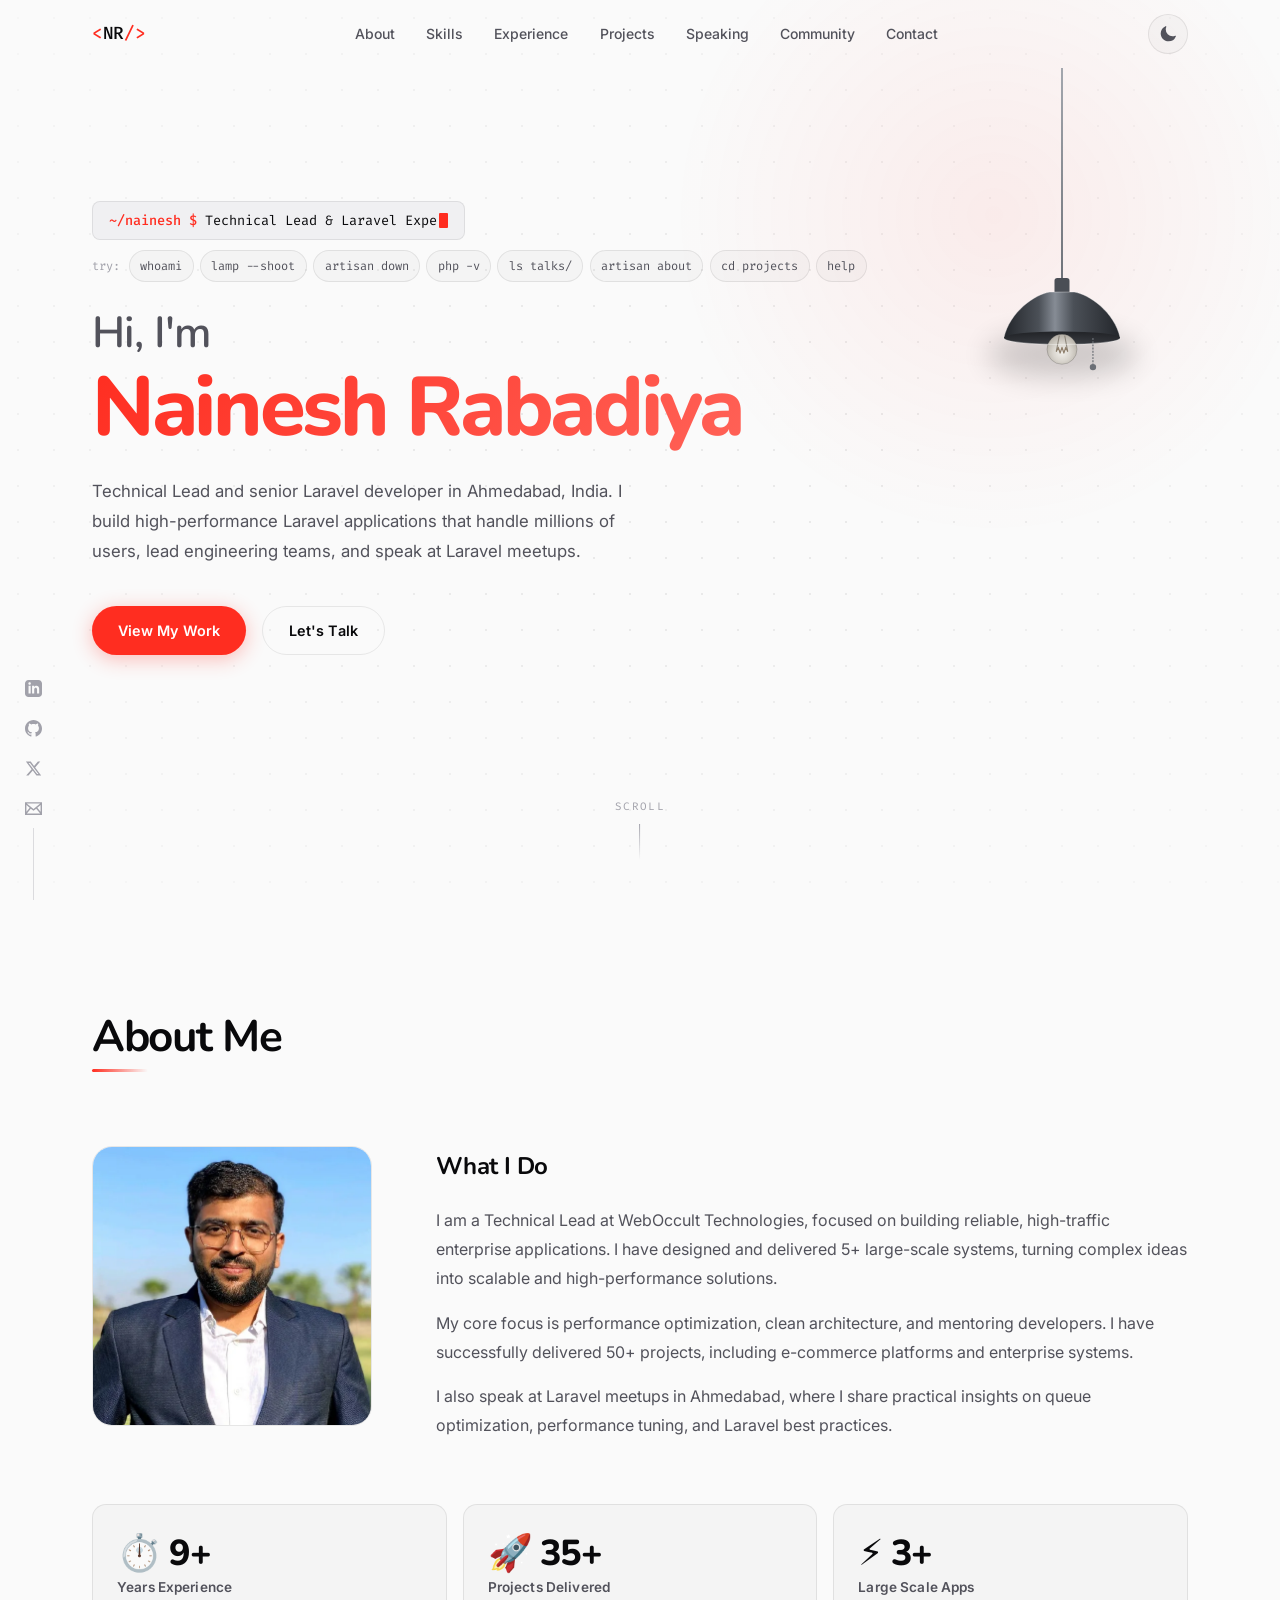
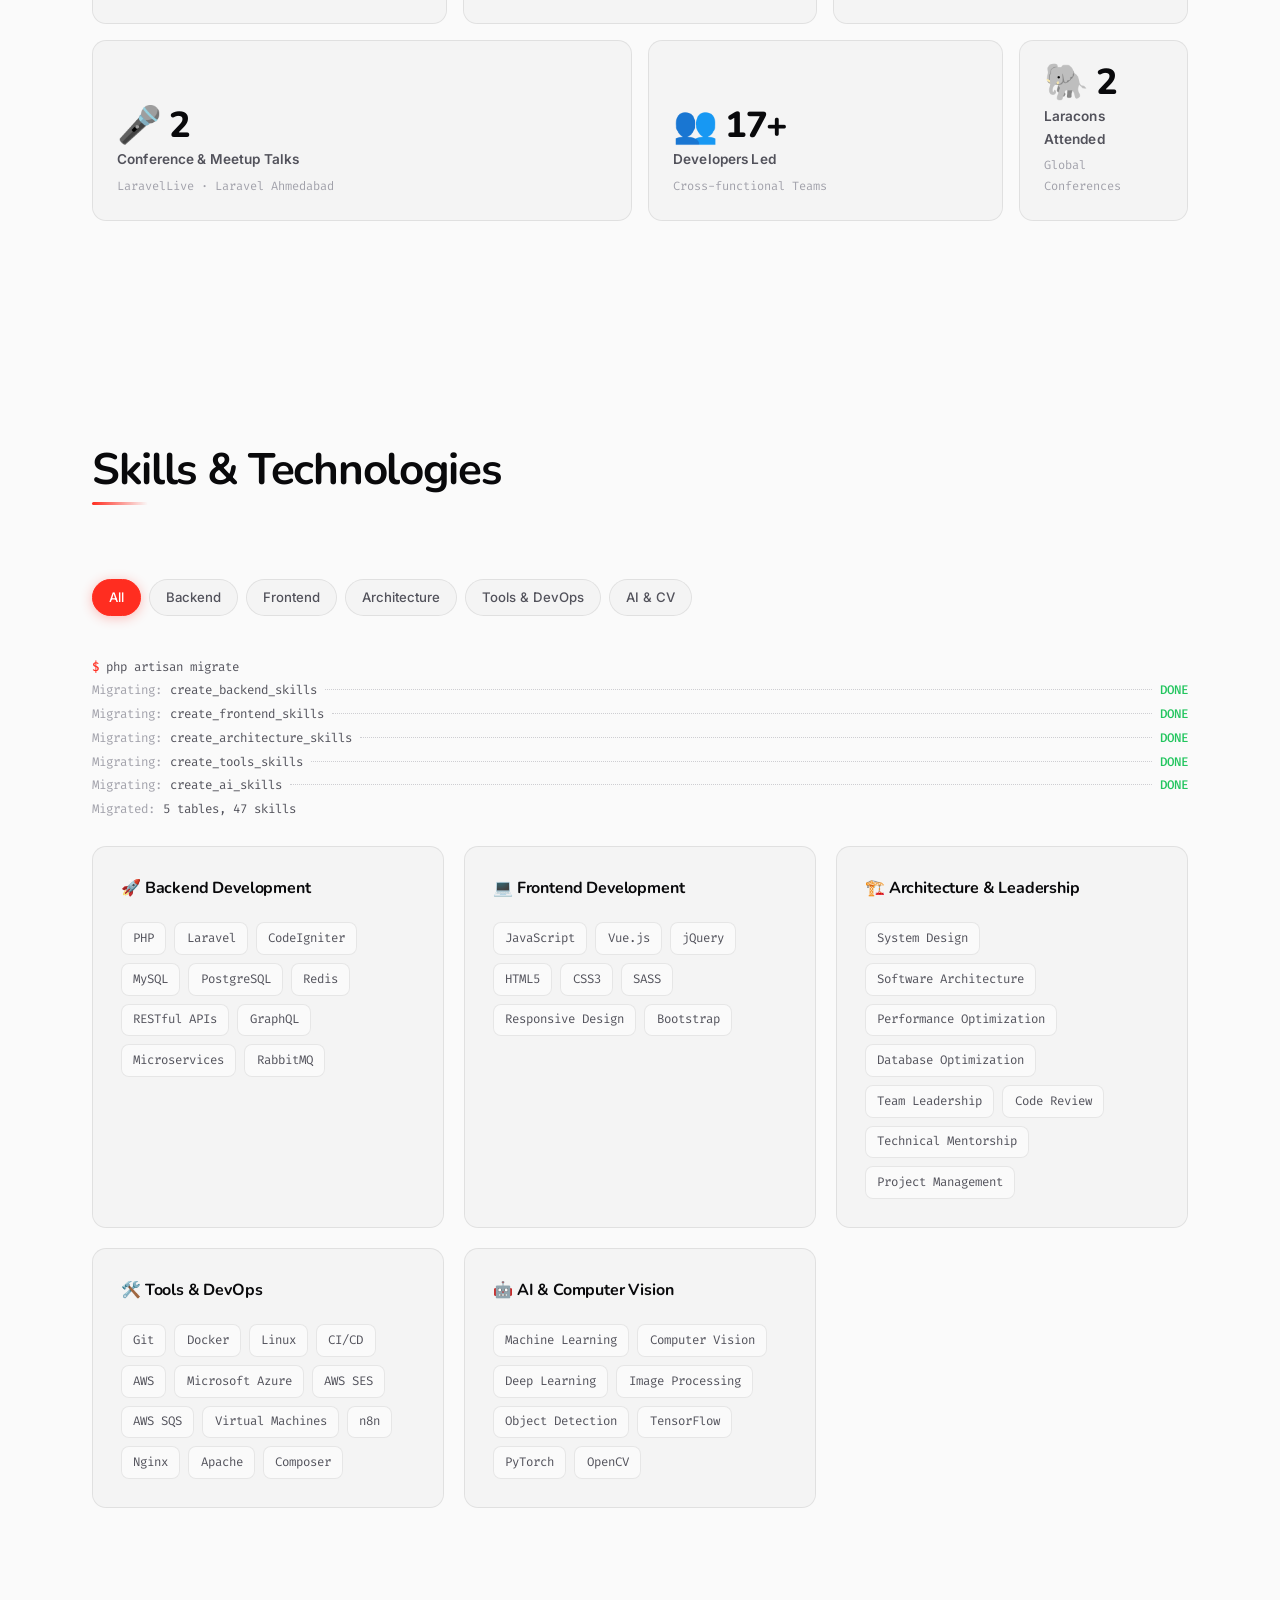
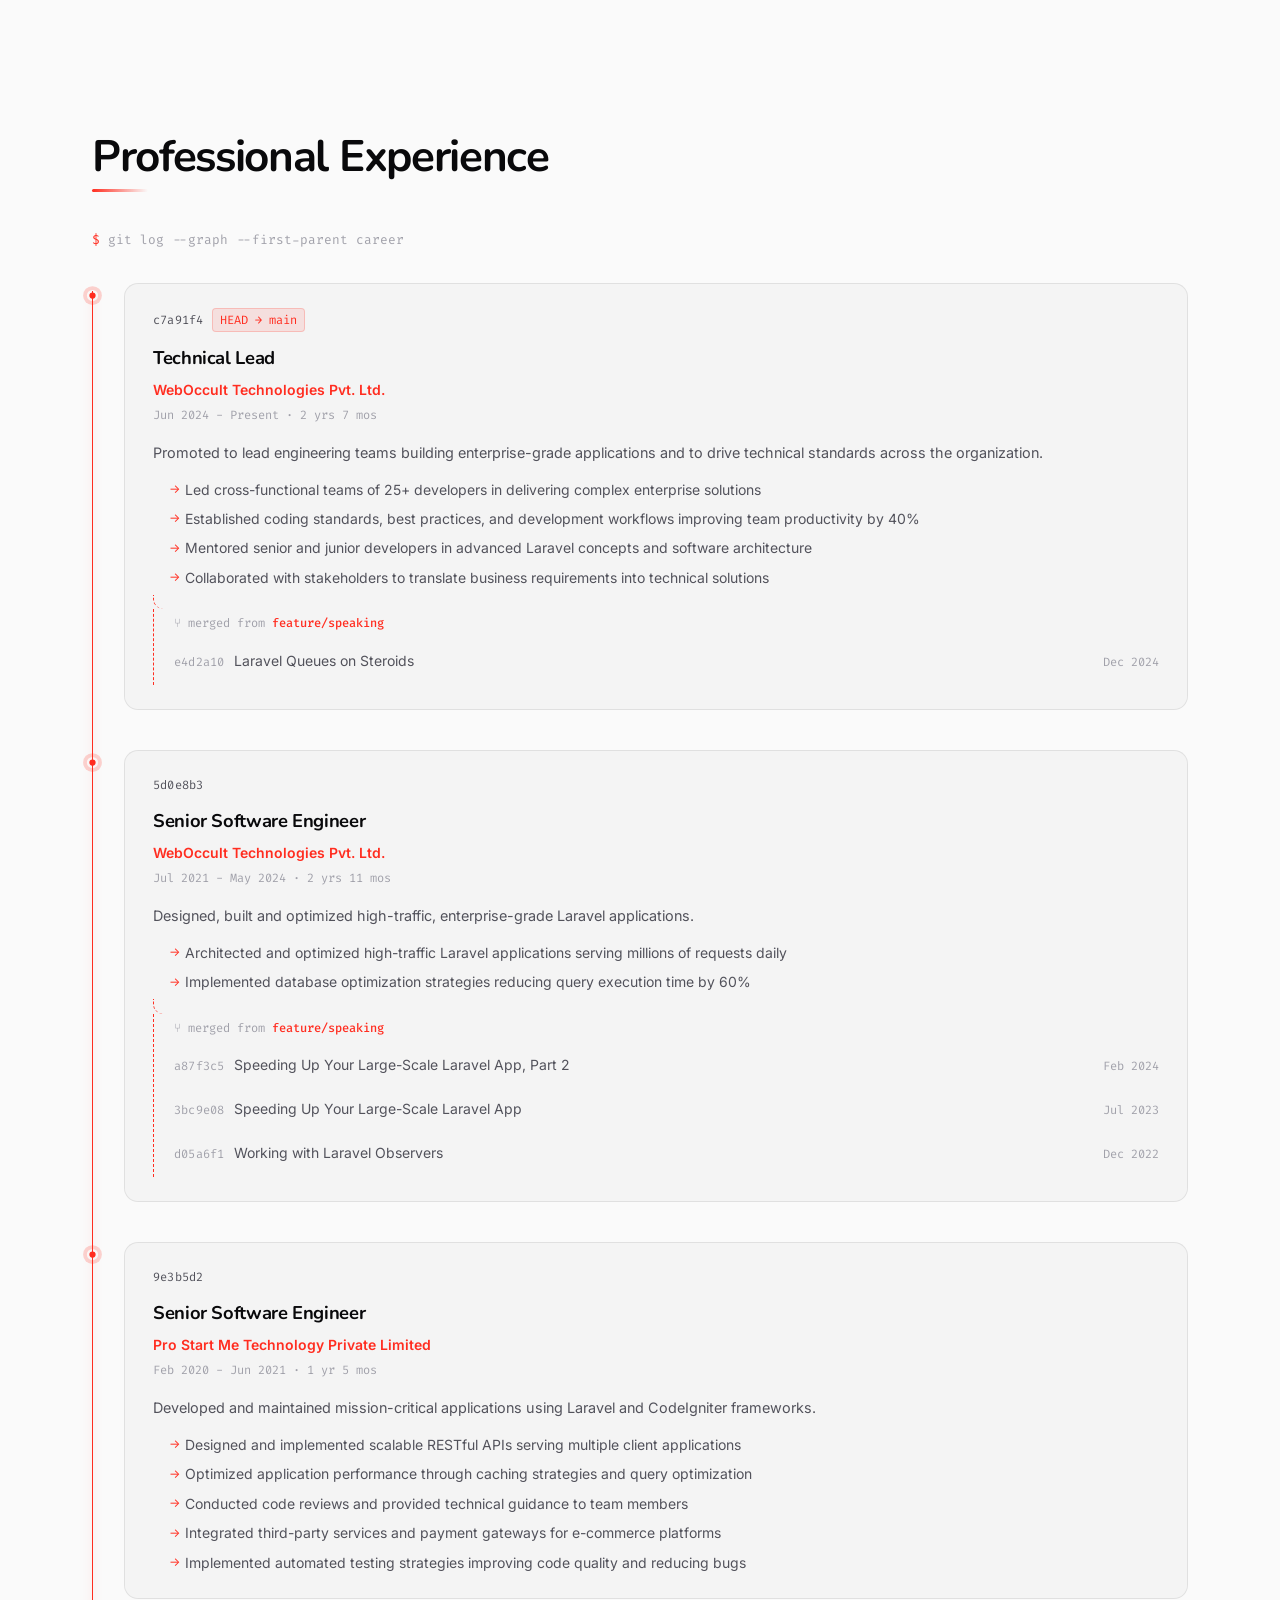
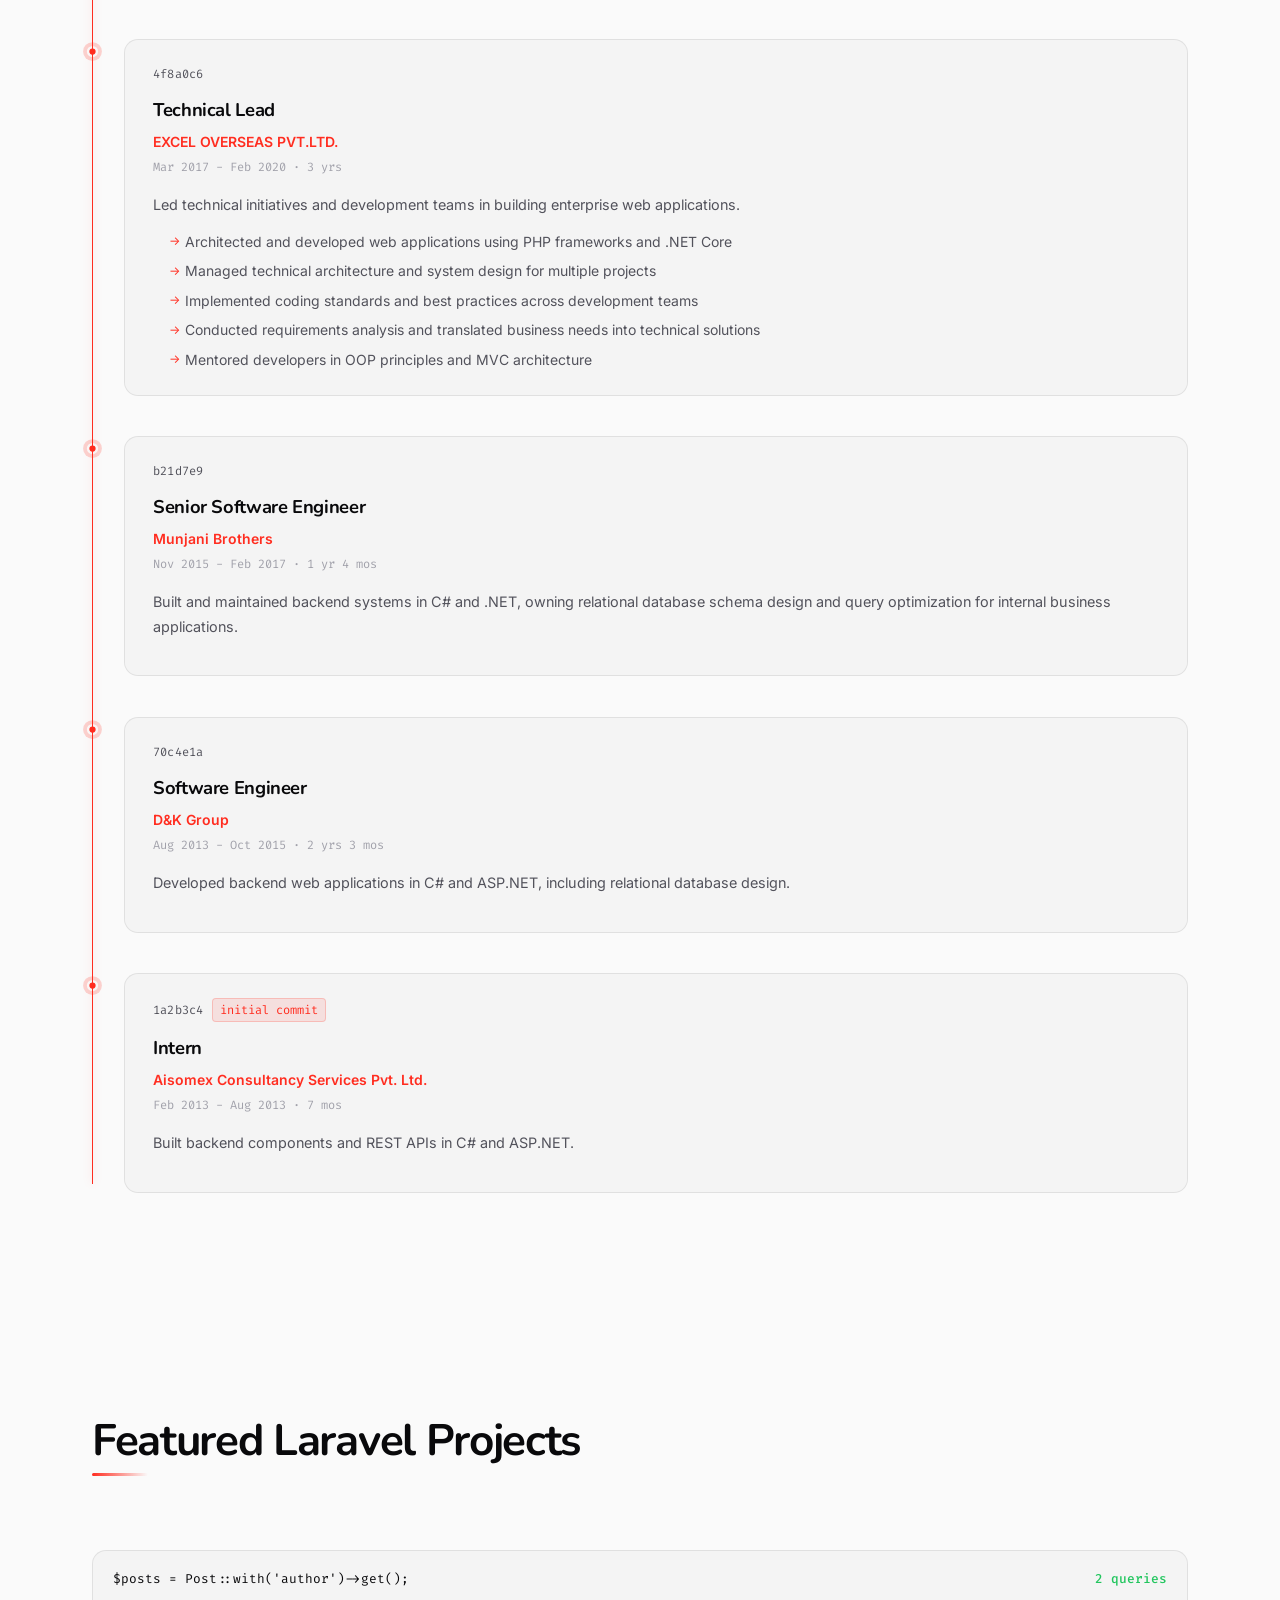
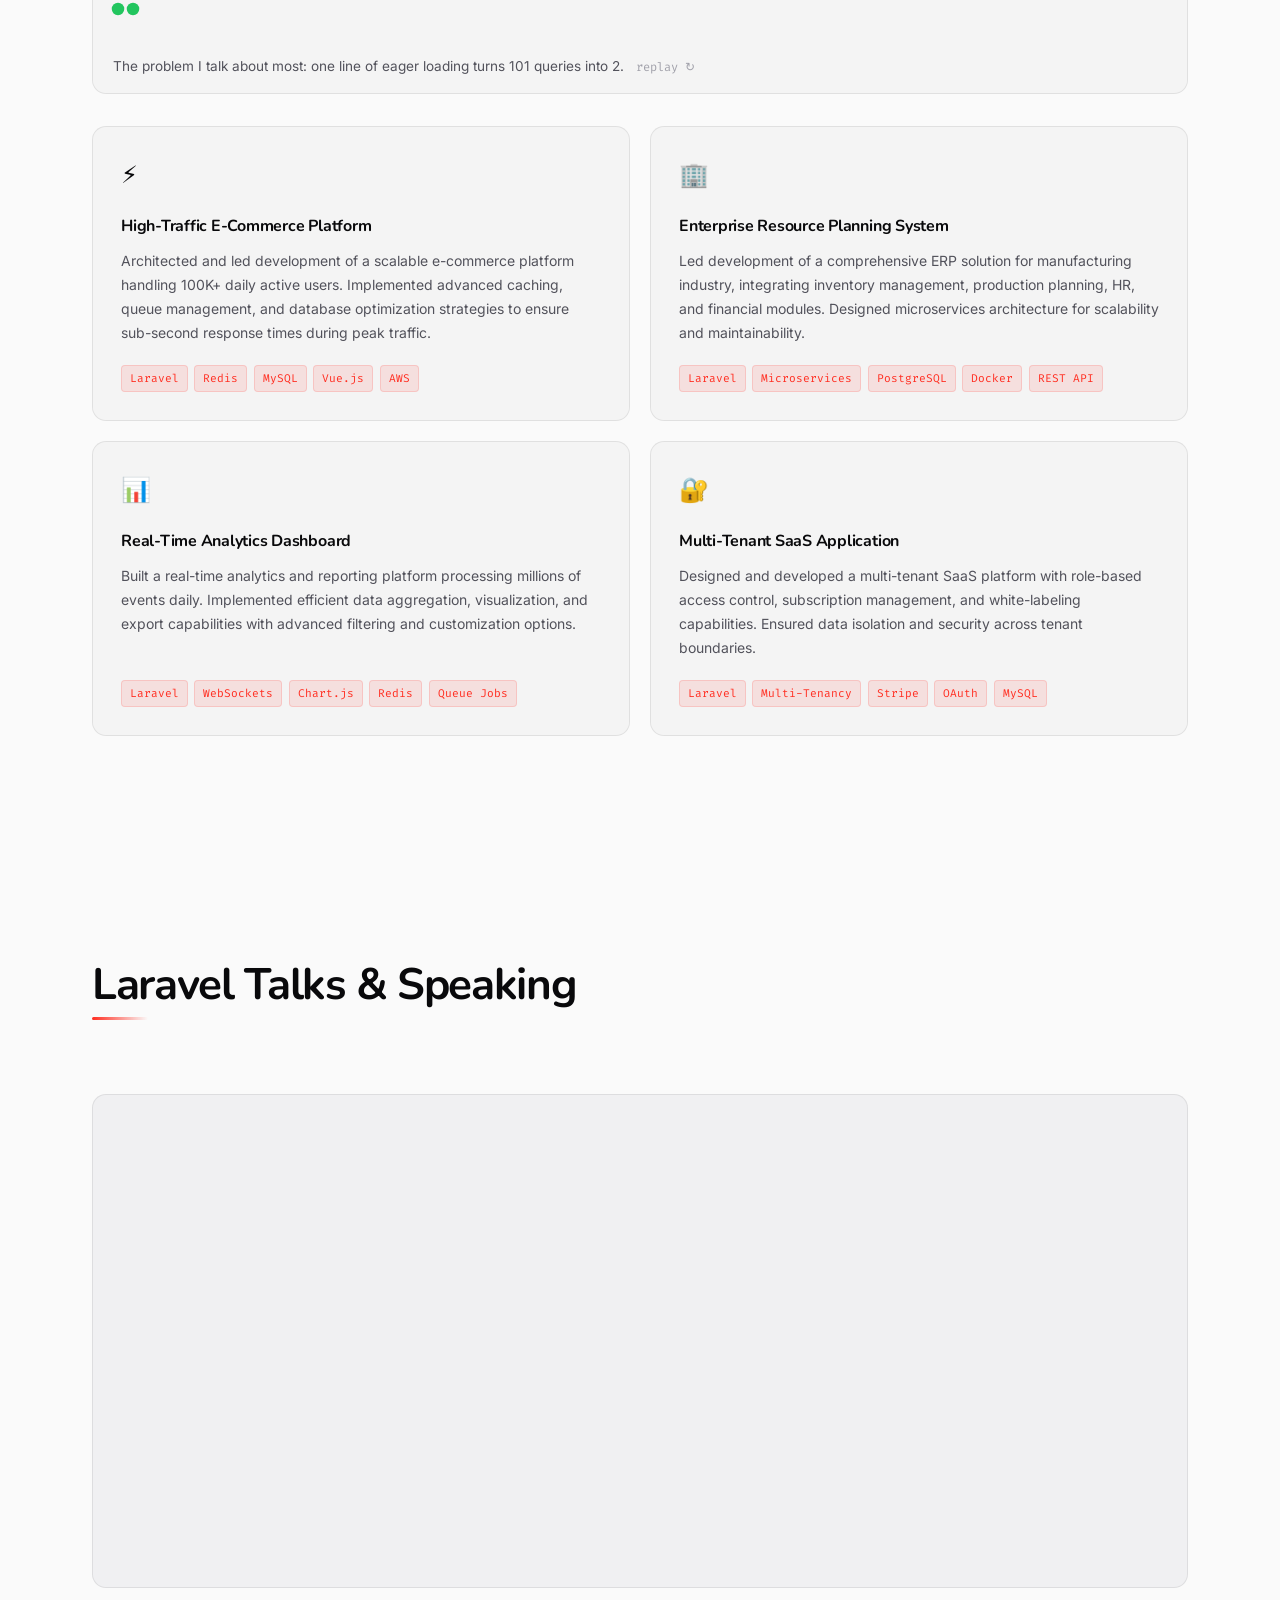
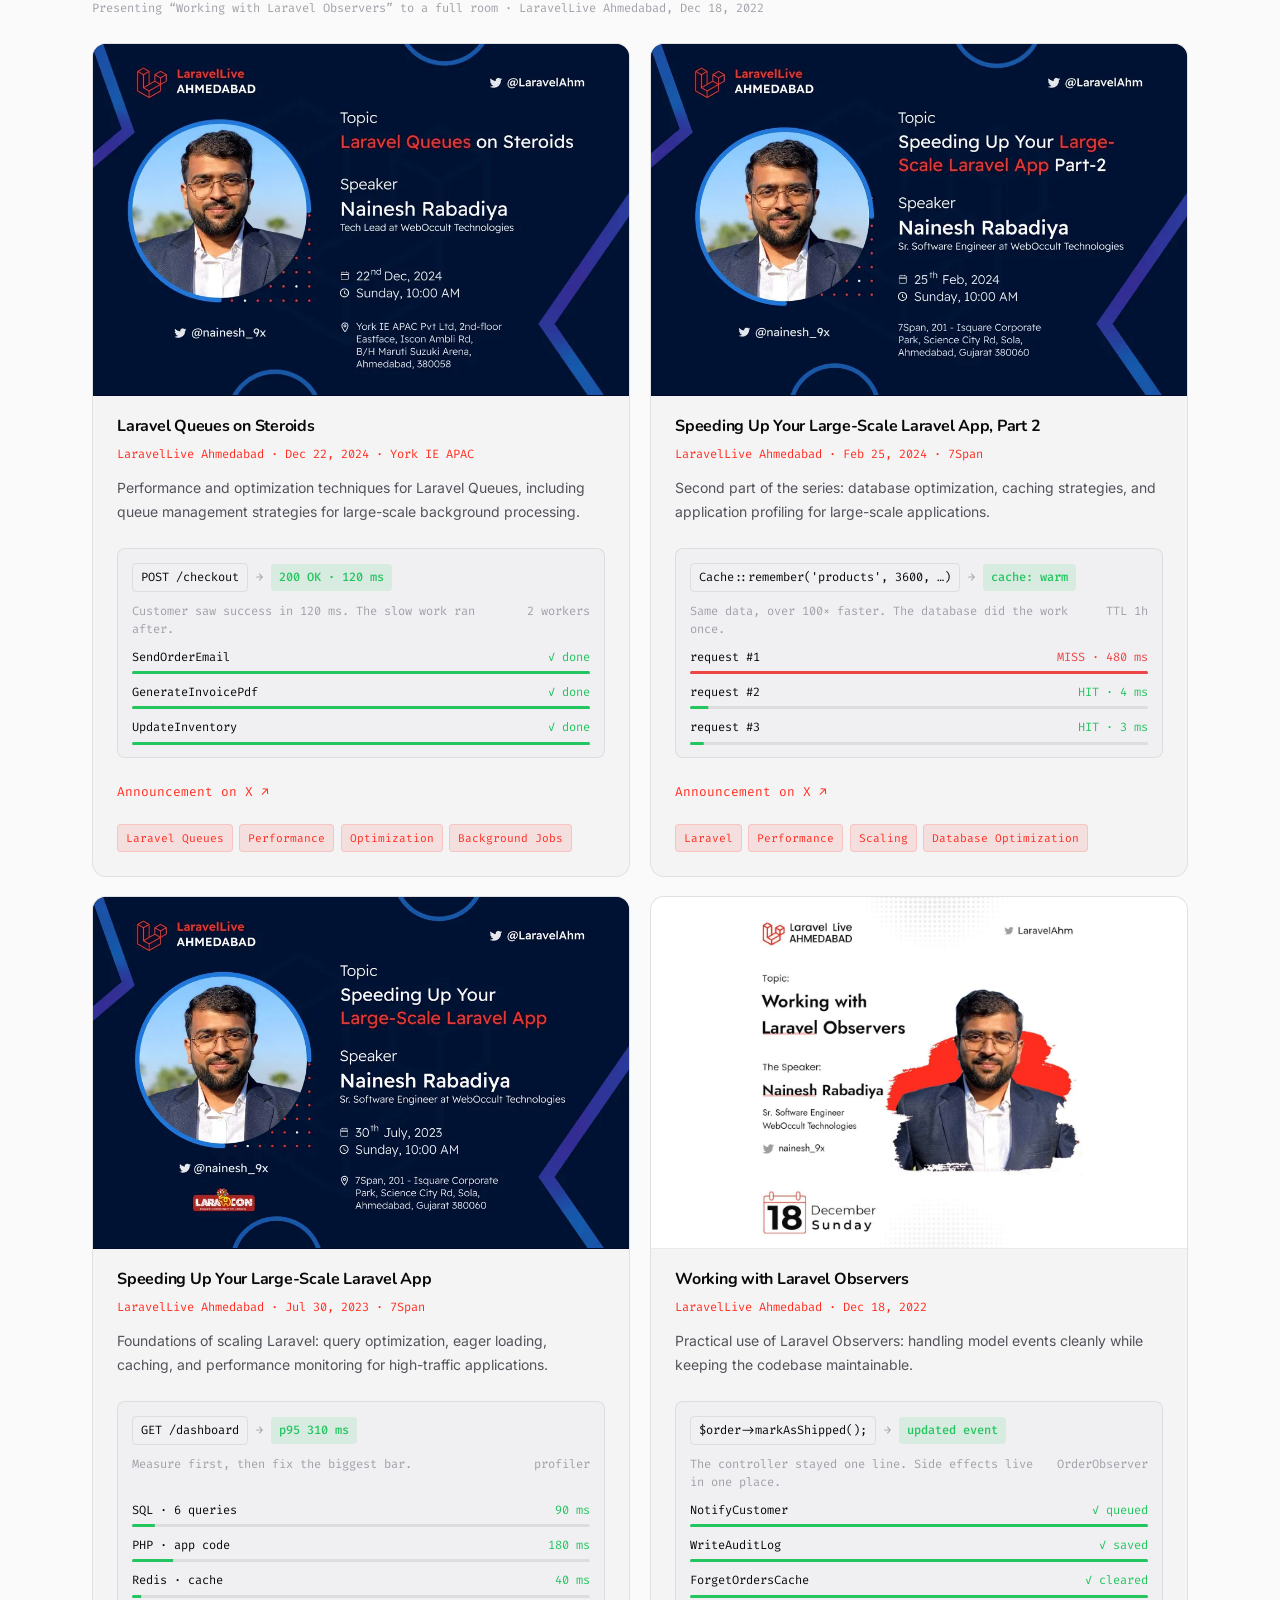
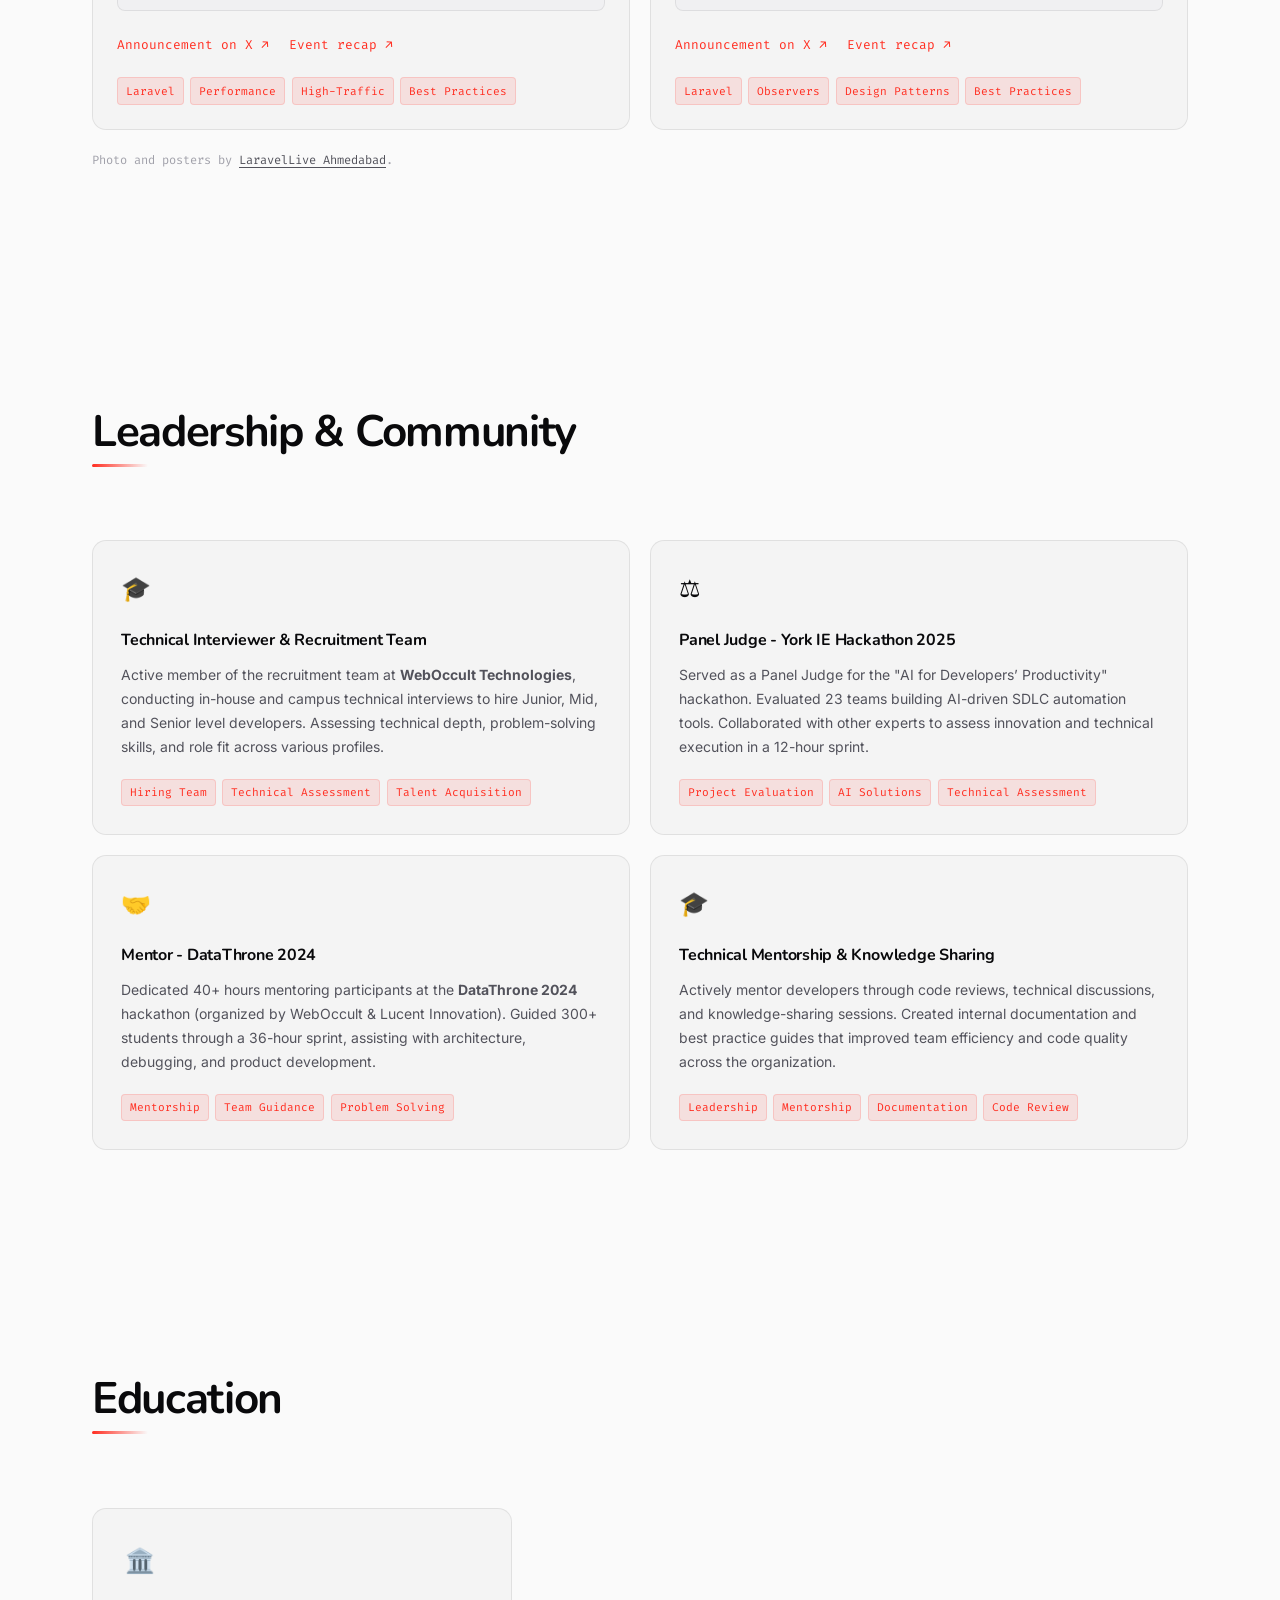
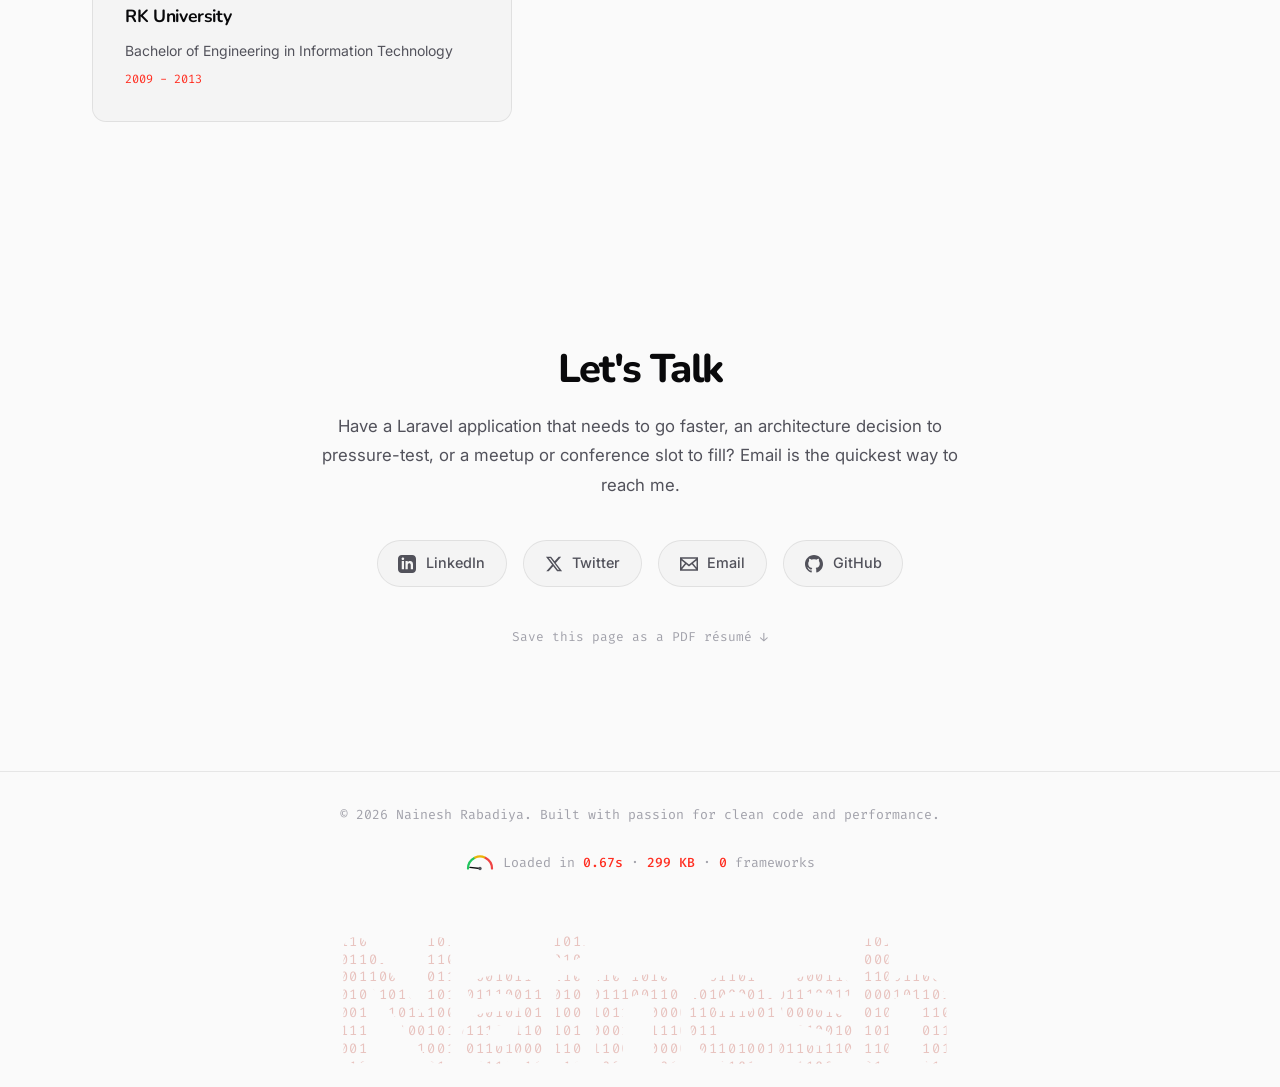
<file: index.html>
<!DOCTYPE html>
<html lang="en">

<head>
  <meta charset="UTF-8">
  <meta name="viewport" content="width=device-width, initial-scale=1.0">

  <!-- SEO Meta Tags -->
  <title>Nainesh Rabadiya — Technical Lead &amp; Laravel Developer, Ahmedabad</title>
  <meta name="description"
    content="Technical Lead and senior Laravel developer in Ahmedabad, India. 13+ years scaling high-traffic applications. 4× speaker at LaravelLive and Laravel Ahmedabad.">
  <meta name="robots" content="index, follow, max-image-preview:large, max-snippet:-1">
  <meta name="author" content="Nainesh Rabadiya">

  <!-- Open Graph Meta Tags -->
  <meta property="og:title" content="Nainesh Rabadiya — Technical Lead &amp; Senior Laravel Developer">
  <meta property="og:description"
    content="Technical Lead and senior Laravel developer in Ahmedabad, India. 13+ years scaling high-traffic applications; 4× Laravel meetup and conference speaker.">
  <meta property="og:type" content="profile">
  <meta property="profile:first_name" content="Nainesh">
  <meta property="profile:last_name" content="Rabadiya">
  <meta property="profile:username" content="nainesh-rabadiya">
  <meta property="og:locale" content="en_IN">
  <meta property="og:url" content="https://nainesh.dev/">
  <meta property="og:image" content="https://nainesh.dev/og-image.png">
  <meta property="og:image:type" content="image/png">
  <meta property="og:image:width" content="1200">
  <meta property="og:image:height" content="630">
  <meta property="og:image:alt" content="Nainesh Rabadiya — Technical Lead & Senior Laravel Developer">
  <meta property="og:site_name" content="Nainesh Rabadiya">

  <!-- Twitter Card Meta Tags -->
  <meta name="twitter:card" content="summary_large_image">
  <meta name="twitter:title" content="Nainesh Rabadiya — Technical Lead &amp; Senior Laravel Developer">
  <meta name="twitter:description"
    content="Technical Lead and senior Laravel developer in Ahmedabad, India. 13+ years scaling high-traffic applications; 4× Laravel speaker.">
  <meta name="twitter:image" content="https://nainesh.dev/og-image.png">
  <meta name="twitter:creator" content="@nainesh_9x">

  <!-- Canonical URL -->
  <link rel="canonical" href="https://nainesh.dev/">

  <!-- Machine-readable versions for AI assistants and tools (generated by tools/build_ai_files.py) -->
  <link rel="alternate" type="text/markdown" href="/about.md" title="Nainesh Rabadiya — plain-text version">
  <link rel="alternate" type="application/json" href="/resume.json" title="Nainesh Rabadiya — JSON Resume">
  <link rel="alternate" type="text/plain" href="/llms.txt" title="llms.txt">

  <!-- Favicon — real files so Google can show it in search results -->
  <link rel="icon" href="/favicon.ico" sizes="48x48">
  <link rel="icon" href="/favicon.svg" type="image/svg+xml">
  <link rel="apple-touch-icon" href="/apple-touch-icon.png">
  <link rel="manifest" href="/site.webmanifest">
  <meta name="theme-color" content="#FAFAFA" media="(prefers-color-scheme: light)">
  <meta name="theme-color" content="#09090B" media="(prefers-color-scheme: dark)">

  <!-- Performance: DNS prefetch + preconnect -->
  <link rel="dns-prefetch" href="https://fonts.googleapis.com">
  <link rel="dns-prefetch" href="https://fonts.gstatic.com">
  <link rel="preconnect" href="https://fonts.googleapis.com">
  <link rel="preconnect" href="https://fonts.gstatic.com" crossorigin>

  <!-- Google Fonts — preload then apply -->
  <link rel="preload" as="style"
    href="https://fonts.googleapis.com/css2?family=Nunito:wght@600;700;800&family=Inter:wght@400;500;600;700;800&family=Fira+Code:wght@400;500&display=swap">
  <link
    href="https://fonts.googleapis.com/css2?family=Nunito:wght@600;700;800&family=Inter:wght@400;500;600;700;800&family=Fira+Code:wght@400;500&display=swap"
    rel="stylesheet" fetchpriority="high">

  <!-- Flag JS + apply saved theme before first paint (avoids flash, keeps no-JS readable) -->
  <script>
    (function () {
      var d = document.documentElement, t = null;
      d.classList.add('js');
      try { t = localStorage.getItem('theme'); } catch (e) {}
      if (!t) t = window.matchMedia('(prefers-color-scheme: dark)').matches ? 'dark' : 'light';
      d.setAttribute('data-theme', t);
    })();
  </script>

  <!-- Stylesheet -->
  <link rel="stylesheet" href="styles.css">
  <link rel="stylesheet" href="theme-toggle.css">

  <!-- Schema.org Structured Data: WebSite + ProfilePage + Person (every value is also visible on the page) -->
  <script type="application/ld+json">
  {
    "@context": "https://schema.org",
    "@graph": [
      {
        "@type": "WebSite",
        "@id": "https://nainesh.dev/#website",
        "url": "https://nainesh.dev/",
        "name": "Nainesh Rabadiya",
        "description": "Portfolio of Nainesh Rabadiya, Technical Lead and senior Laravel developer.",
        "inLanguage": "en",
        "publisher": { "@id": "https://nainesh.dev/#person" }
      },
      {
        "@type": "ProfilePage",
        "@id": "https://nainesh.dev/#profilepage",
        "url": "https://nainesh.dev/",
        "name": "Nainesh Rabadiya — Technical Lead & Senior Laravel Developer",
        "isPartOf": { "@id": "https://nainesh.dev/#website" },
        "inLanguage": "en",
        "dateModified": "2026-09-20",
        "primaryImageOfPage": { "@type": "ImageObject", "url": "https://nainesh.dev/og-image.png", "width": 1200, "height": 630 },
        "mainEntity": { "@id": "https://nainesh.dev/#person" }
      },
      {
        "@type": "Person",
        "@id": "https://nainesh.dev/#person",
        "name": "Nainesh Rabadiya",
        "givenName": "Nainesh",
        "familyName": "Rabadiya",
        "url": "https://nainesh.dev/",
        "image": "https://nainesh.dev/profile.jpg",
        "email": "mailto:nkrabadiya@gmail.com",
        "jobTitle": "Technical Lead",
        "description": "Technical Lead and senior Laravel developer with 13+ years of experience building and scaling high-traffic PHP applications. Speaker at LaravelLive Ahmedabad and Laravel Ahmedabad Meetup.",
        "worksFor": { "@type": "Organization", "name": "WebOccult Technologies Pvt. Ltd." },
        "alumniOf": { "@type": "CollegeOrUniversity", "name": "RK University" },
        "address": { "@type": "PostalAddress", "addressLocality": "Ahmedabad", "addressRegion": "Gujarat", "addressCountry": "IN" },
        "hasOccupation": {
          "@type": "Occupation",
          "name": "Technical Lead / Senior Laravel Developer",
          "skills": "Laravel, PHP, MySQL, PostgreSQL, Redis, REST APIs, system design, performance optimization, technical leadership"
        },
        "knowsAbout": ["Laravel", "PHP", "Laravel Queues", "MySQL", "PostgreSQL", "Redis", "Software Architecture", "Performance Optimization", "High-Traffic Applications", "Technical Leadership"],
        "sameAs": [
          "https://www.linkedin.com/in/naineshrabadiya/",
          "https://github.com/nainesh-rabadiya",
          "https://x.com/nainesh_9x"
        ]
      }
    ]
  }
  </script>

  <!-- Google tag (gtag.js) -->
  <script async src="https://www.googletagmanager.com/gtag/js?id=G-BTCY0TERZ1"></script>
  <script>
    window.dataLayer = window.dataLayer || [];
    function gtag() { dataLayer.push(arguments); }
    gtag('js', new Date());

    gtag('config', 'G-BTCY0TERZ1');
  </script>
</head>

<body>

  <!-- Page Loader -->
  <div class="page-loader" id="page-loader">
    <div class="loader-inner">
      <div class="loader-logo">NR</div>
      <div class="loader-bar"><span></span></div>
    </div>
  </div>

  <!-- Scroll Progress -->
  <div class="scroll-progress-bar" id="scroll-progress"></div>

  <div class="progress-ticks" id="progress-ticks" aria-hidden="true"></div>

  <!-- elePHPant (PHP's mascot) walks the progress line as you scroll; click it and it trumpets -->
  <button type="button" class="elephpant" id="elephpant" tabindex="-1" aria-hidden="true">
    <svg viewBox="0 0 64 44" xmlns="http://www.w3.org/2000/svg">
      <g class="ele-bob">
        <path class="ele-dark" d="M9 16c-4 1-6 5-5 10" fill="none" stroke-width="2.5" stroke-linecap="round"/>
        <rect class="ele-dark ele-leg leg-b" x="12" y="28" width="7" height="14" rx="3"/>
        <rect class="ele-dark ele-leg leg-a" x="37" y="28" width="7" height="14" rx="3"/>
        <rect class="ele-body" x="8" y="8" width="40" height="25" rx="12"/>
        <rect class="ele-body ele-leg leg-a" x="19" y="28" width="7" height="14" rx="3"/>
        <rect class="ele-body ele-leg leg-b" x="43" y="28" width="7" height="14" rx="3"/>
        <circle class="ele-body" cx="49" cy="17" r="11.5"/>
        <g class="ele-trunk">
          <path class="ele-body-stroke" d="M57 20c4 5 4 11 1 16-1 2 1 4 3 3" fill="none" stroke-width="5.5" stroke-linecap="round"/>
        </g>
        <ellipse class="ele-dark" cx="43" cy="17" rx="6" ry="8.5"/>
        <circle cx="53" cy="14" r="1.6" fill="#fff"/>
        <text x="15" y="25" font-family="Arial, Helvetica, sans-serif" font-size="9.5" font-weight="700" font-style="italic" fill="#fff">PHP</text>
      </g>
    </svg>
  </button>

  <!-- Custom Cursor -->
  <div id="cursor-glow" aria-hidden="true"></div>
  <div id="cursor-dot"  aria-hidden="true"></div>
  <div id="cursor-ring" aria-hidden="true"></div>

  <!-- Navigation -->
  <nav class="navbar" id="navbar">
    <div class="nav-container">
      <a href="#home" class="nav-logo" aria-label="Nainesh Rabadiya — home">
        <span>&lt;</span>NR<span>/&gt;</span>
      </a>

      <ul class="nav-menu" id="nav-menu">
        <li><a href="#about" class="nav-link">About</a></li>
        <li><a href="#skills" class="nav-link">Skills</a></li>
        <li><a href="#experience" class="nav-link">Experience</a></li>
        <li><a href="#projects" class="nav-link">Projects</a></li>
        <li><a href="#speaking" class="nav-link">Speaking</a></li>
        <li><a href="#leadership" class="nav-link">Community</a></li>
        <li><a href="#contact" class="nav-link">Contact</a></li>
      </ul>

      <div class="nav-actions">
      <button class="theme-toggle" id="theme-toggle" aria-label="Toggle theme">
        <svg class="sun-icon" xmlns="http://www.w3.org/2000/svg" viewBox="0 0 24 24" fill="currentColor">
          <path
            d="M12 2.25a.75.75 0 01.75.75v2.25a.75.75 0 01-1.5 0V3a.75.75 0 01.75-.75zM7.5 12a4.5 4.5 0 119 0 4.5 4.5 0 01-9 0zM18.894 6.166a.75.75 0 00-1.06-1.06l-1.591 1.59a.75.75 0 101.06 1.061l1.591-1.59zM21.75 12a.75.75 0 01-.75.75h-2.25a.75.75 0 010-1.5H21a.75.75 0 01.75.75zM17.834 18.894a.75.75 0 001.06-1.06l-1.59-1.591a.75.75 0 10-1.061 1.06l1.59 1.591zM12 18a.75.75 0 01.75.75V21a.75.75 0 01-1.5 0v-2.25A.75.75 0 0112 18zM7.758 17.303a.75.75 0 00-1.061-1.06l-1.591 1.59a.75.75 0 001.06 1.061l1.591-1.59zM6 12a.75.75 0 01-.75.75H3a.75.75 0 010-1.5h2.25A.75.75 0 016 12zM6.697 7.757a.75.75 0 001.06-1.06l-1.59-1.591a.75.75 0 00-1.061 1.06l1.59 1.591z" />
        </svg>
        <svg class="moon-icon" xmlns="http://www.w3.org/2000/svg" viewBox="0 0 24 24" fill="currentColor">
          <path fill-rule="evenodd"
            d="M9.528 1.718a.75.75 0 01.162.819A8.97 8.97 0 009 6a9 9 0 009 9 8.97 8.97 0 003.463-.69.75.75 0 01.981.98 10.503 10.503 0 01-9.694 6.46c-5.799 0-10.5-4.701-10.5-10.5 0-4.368 2.667-8.112 6.46-9.694a.75.75 0 01.818.162z"
            clip-rule="evenodd" />
        </svg>
      </button>

      <button class="nav-toggle" id="nav-toggle" aria-label="Toggle navigation menu" aria-expanded="false" aria-controls="nav-menu">
        <span></span>
        <span></span>
        <span></span>
      </button>
      </div><!-- /nav-actions -->
    </div>
  </nav>

  <!-- Hero Section -->
  <section class="hero section" id="home">
    <canvas id="hero-canvas" aria-hidden="true"></canvas>
    <div class="hero-spotlight" id="hero-spotlight" aria-hidden="true"></div>
    <!-- Hanging lamp: the hero's light switch. On = dark theme (it lights the room at night), off = light theme.
         Click it or pull the chain to switch; drag the shade to swing it. Moths circle the bulb while it is on.
         Flip it too many times too fast and the bulb blows: `php artisan lamp:replace` in the terminal fits a new one.
         `lamp --shoot` in the terminal loads a slingshot. -->
    <div class="hero-lamp" id="hero-lamp">
      <span class="lamp-shadow" aria-hidden="true"></span>
      <button class="lamp-arm" id="lamp-arm" type="button" role="switch" aria-checked="true"
        aria-label="Lamp: switch the light off (light theme)">
        <span class="lamp-cord" aria-hidden="true"></span>
        <!-- the cone of light: its own svg so the fixture and the moths repaint without re-blurring it -->
        <svg class="lamp-cone-svg" viewBox="-170 0 500 560" aria-hidden="true" focusable="false">
          <defs>
            <linearGradient id="lamp-cone-g" x1="0" y1="0" x2="0" y2="1">
              <stop offset="0" stop-color="#ffb35c" stop-opacity="0.5"/>
              <stop offset="0.5" stop-color="#ffb35c" stop-opacity="0.16"/>
              <stop offset="1" stop-color="#ffb35c" stop-opacity="0"/>
            </linearGradient>
            <filter id="lamp-cone-blur" x="-20%" y="-20%" width="140%" height="140%">
              <feGaussianBlur stdDeviation="11"/>
            </filter>
          </defs>
          <polygon class="lamp-cone" points="34,66 126,66 330,560 -170,560" filter="url(#lamp-cone-blur)"/>
        </svg>
        <svg class="lamp-body" viewBox="0 0 160 124" aria-hidden="true" focusable="false">
          <defs>
            <linearGradient id="lamp-shade-g" x1="0" y1="0" x2="1" y2="0">
              <stop offset="0" class="lamp-s1"/>
              <stop offset="0.3" class="lamp-s2"/>
              <stop offset="0.44" class="lamp-s3"/>
              <stop offset="0.6" class="lamp-s2"/>
              <stop offset="1" class="lamp-s1"/>
            </linearGradient>
            <radialGradient id="lamp-under-g" cx="0.5" cy="1" r="0.9">
              <stop offset="0" class="lamp-u1"/>
              <stop offset="1" class="lamp-u2"/>
            </radialGradient>
            <radialGradient id="lamp-bulb-g" cx="0.5" cy="0.6" r="0.55">
              <stop offset="0" class="lamp-b1"/>
              <stop offset="0.55" class="lamp-b2"/>
              <stop offset="1" class="lamp-b3"/>
            </radialGradient>
            <radialGradient id="lamp-halo-g">
              <stop offset="0" stop-color="#ffc98a" stop-opacity="0.55"/>
              <stop offset="1" stop-color="#ffc98a" stop-opacity="0"/>
            </radialGradient>
          </defs>
          <rect class="lamp-cap" x="72" y="0" width="16" height="17" rx="3"/>
          <path class="lamp-shade" d="M67 15 C52 17 24 36 18 64 L142 64 C136 36 108 17 93 15 Z"/>
          <ellipse class="lamp-under" cx="80" cy="64" rx="62" ry="7"/>
          <g class="lamp-bulb-g">
            <circle class="lamp-halo" cx="80" cy="76" r="36"/>
            <circle class="lamp-bulb" id="lamp-bulb" cx="80" cy="76" r="16"/>
            <path class="lamp-bulb-broken" d="M70 61 L69 68 L72 65 L74 72 L77 66 L80 71 L83 65 L86 72 L88 66 L91 68 L90 61 Z"/>
            <path class="lamp-pins" d="M77 62 L74 78 M83 62 L86 78"/>
            <path class="lamp-fil" d="M74 78 L76 74 L78 80 L80 74 L82 80 L84 74 L86 78"/>
          </g>
          <path class="lamp-rim" d="M18 64 A62 7 0 0 0 142 64"/>
          <!-- pull chain -->
          <g class="lamp-chain" id="lamp-chain">
            <rect x="105" y="62" width="16" height="40" fill="transparent"/>
            <line x1="113" y1="64" x2="113" y2="92"/>
            <circle cx="113" cy="95" r="3.4"/>
          </g>
        </svg>
        <!-- moths, drawn to the bulb while it is on -->
        <svg class="lamp-moths" viewBox="-30 -30 60 60" aria-hidden="true" focusable="false">
          <g class="moth m1" style="--sx:-46px;--sy:-34px"><g class="moth-orbit"><ellipse rx="2.3" ry="1.3"/></g></g>
          <g class="moth m2" style="--sx:44px;--sy:-40px"><g class="moth-orbit"><ellipse rx="2" ry="1.2"/></g></g>
          <g class="moth m3" style="--sx:12px;--sy:52px"><g class="moth-orbit"><ellipse rx="1.8" ry="1.1"/></g></g>
        </svg>
      </button>
      <span class="lamp-hint" aria-hidden="true">click or pull the chain &middot; drag to swing</span>
      <button type="button" class="lamp-play" id="lamp-play" hidden>&#127919; lamp --shoot &middot; play</button>
    </div>
    <div class="container">
      <div class="hero-content">
        <div class="hero-terminal" id="hero-terminal">
          <form class="hero-eyebrow term-line" id="term-form" autocomplete="off">
            <label class="eyebrow-prompt" for="term-input">~/nainesh $&nbsp;</label><span id="typing-text"
              aria-hidden="true"></span><span class="typing-cursor" aria-hidden="true"></span>
            <input class="term-input" id="term-input" type="text" inputmode="text" spellcheck="false"
              autocapitalize="off" autocorrect="off" maxlength="40" aria-label="Terminal: type a command, or help">
          </form>
          <div class="term-output" id="term-output" role="log" aria-live="polite" hidden></div>
          <div class="term-chips" id="term-chips" role="group" aria-label="Try a command">
            <span class="term-chips-label" aria-hidden="true">try:</span>
            <button type="button" class="term-chip term-chip-alert" id="lamp-replace-chip" data-cmd="php artisan lamp:replace" hidden>replace bulb</button>
            <button type="button" class="term-chip" data-cmd="whoami">whoami</button>
            <button type="button" class="term-chip" data-cmd="lamp --shoot">lamp --shoot</button>
            <button type="button" class="term-chip" data-cmd="php artisan down">artisan down</button>
            <button type="button" class="term-chip" data-cmd="php -v">php -v</button>
            <button type="button" class="term-chip" data-cmd="ls talks/">ls talks/</button>
            <button type="button" class="term-chip" data-cmd="php artisan about">artisan about</button>
            <button type="button" class="term-chip" data-cmd="cd projects">cd projects</button>
            <button type="button" class="term-chip" data-cmd="help">help</button>
          </div>
        </div>
        <h1 class="hero-title">
          <span class="greeting">Hi, I'm</span>
          <span class="name">Nainesh Rabadiya</span>
        </h1>
        <p class="hero-description">
          Technical Lead and senior Laravel developer in Ahmedabad, India. I build high-performance Laravel
          applications that handle millions of users, lead engineering teams, and speak at Laravel meetups.
        </p>
        <p class="print-contact">nkrabadiya@gmail.com · linkedin.com/in/naineshrabadiya · github.com/nainesh-rabadiya ·
          x.com/nainesh_9x · nainesh.dev</p>
        <div class="hero-cta">
          <a href="#projects" class="btn btn-primary">View My Work</a>
          <a href="#contact" class="btn btn-secondary">Let's Talk</a>
        </div>
      </div>
    </div>
    <div class="hero-scroll" aria-hidden="true">scroll</div>
  </section>

  <!-- About Section -->
  <section class="section" id="about">
    <div class="container">
      <div class="section-header">
        <h2 class="section-title">About Me</h2>
      </div>

      <div class="about-layout">
        <div class="about-image-wrap">
          <picture>
            <source srcset="profile.webp" type="image/webp">
            <img src="profile.jpg" alt="Nainesh Rabadiya - Technical Lead" class="profile-photo" width="560"
              height="560" loading="lazy" decoding="async">
          </picture>
        </div>

        <div class="about-body">
          <h3>What I Do</h3>
          <p>
            I am a Technical Lead at WebOccult Technologies, focused on building reliable, high-traffic enterprise
            applications. I have designed and delivered 5+ large-scale systems, turning complex ideas into scalable and
            high-performance solutions.
          </p>
          <p>
            My core focus is performance optimization, clean architecture, and mentoring developers. I have successfully
            delivered 50+ projects, including e-commerce platforms and enterprise systems.
          </p>
          <p>
            I also speak at Laravel meetups in Ahmedabad, where I share practical insights on queue optimization,
            performance tuning, and Laravel best practices.
          </p>
        </div>
      </div>

      <div class="bento-grid">
        <div class="bento-item">
          <span class="stat-number">⏱️ 13+</span>
          <span class="stat-label">Years Experience</span>
        </div>
        <div class="bento-item">
          <span class="stat-number">🚀 50+</span>
          <span class="stat-label">Projects Delivered</span>
        </div>
        <div class="bento-item">
          <span class="stat-number">⚡ 5+</span>
          <span class="stat-label">Large Scale Apps</span>
        </div>
        <div class="bento-item">
          <span class="stat-number">🎤 4</span>
          <span class="stat-label">Conference &amp; Meetup Talks</span>
          <span class="stat-subtext">LaravelLive · Laravel Ahmedabad</span>
        </div>
        <div class="bento-item">
          <span class="stat-number">👥 25+</span>
          <span class="stat-label">Developers Led</span>
          <span class="stat-subtext">Cross-functional Teams</span>
        </div>
        <div class="bento-item">
          <span class="stat-number">🐘 4</span>
          <span class="stat-label">Laracons Attended</span>
          <span class="stat-subtext">Global Conferences</span>
        </div>
      </div>
    </div>
  </section>

  <!-- Skills Section -->
  <section class="section" id="skills">
    <div class="container">
      <div class="section-header">
        <h2 class="section-title">Skills &amp; Technologies</h2>
      </div>

      <div class="skills-tabs" role="group" aria-label="Filter skills by category">
        <button class="skill-tab active" data-tab="all" aria-pressed="true">All</button>
        <button class="skill-tab" data-tab="backend" aria-pressed="false">Backend</button>
        <button class="skill-tab" data-tab="frontend" aria-pressed="false">Frontend</button>
        <button class="skill-tab" data-tab="architecture" aria-pressed="false">Architecture</button>
        <button class="skill-tab" data-tab="tools" aria-pressed="false">Tools &amp; DevOps</button>
        <button class="skill-tab" data-tab="ai" aria-pressed="false">AI &amp; CV</button>
      </div>

      <div class="migrate-log" id="migrate-log" aria-hidden="true"></div>

      <div class="skills-grid">
        <div class="skill-category card scroll-reveal" data-category="backend">
          <h3><span class="emoji-icon">🚀</span> Backend Development</h3>
          <div class="skill-list">
            <span class="skill-tag">PHP</span>
            <span class="skill-tag">Laravel</span>
            <span class="skill-tag">CodeIgniter</span>
            <span class="skill-tag">MySQL</span>
            <span class="skill-tag">PostgreSQL</span>
            <span class="skill-tag">Redis</span>
            <span class="skill-tag">RESTful APIs</span>
            <span class="skill-tag">GraphQL</span>
            <span class="skill-tag">Microservices</span>
            <span class="skill-tag">RabbitMQ</span>
          </div>
        </div>

        <div class="skill-category card scroll-reveal" data-category="frontend">
          <h3><span class="emoji-icon">💻</span> Frontend Development</h3>
          <div class="skill-list">
            <span class="skill-tag">JavaScript</span>
            <span class="skill-tag">Vue.js</span>
            <span class="skill-tag">jQuery</span>
            <span class="skill-tag">HTML5</span>
            <span class="skill-tag">CSS3</span>
            <span class="skill-tag">SASS</span>
            <span class="skill-tag">Responsive Design</span>
            <span class="skill-tag">Bootstrap</span>
          </div>
        </div>

        <div class="skill-category card scroll-reveal" data-category="architecture">
          <h3><span class="emoji-icon">🏗️</span> Architecture &amp; Leadership</h3>
          <div class="skill-list">
            <span class="skill-tag">System Design</span>
            <span class="skill-tag">Software Architecture</span>
            <span class="skill-tag">Performance Optimization</span>
            <span class="skill-tag">Database Optimization</span>
            <span class="skill-tag">Team Leadership</span>
            <span class="skill-tag">Code Review</span>
            <span class="skill-tag">Technical Mentorship</span>
            <span class="skill-tag">Project Management</span>
          </div>
        </div>

        <div class="skill-category card scroll-reveal" data-category="tools">
          <h3><span class="emoji-icon">🛠️</span> Tools &amp; DevOps</h3>
          <div class="skill-list">
            <span class="skill-tag">Git</span>
            <span class="skill-tag">Docker</span>
            <span class="skill-tag">Linux</span>
            <span class="skill-tag">CI/CD</span>
            <span class="skill-tag">AWS</span>
            <span class="skill-tag">Microsoft Azure</span>
            <span class="skill-tag">AWS SES</span>
            <span class="skill-tag">AWS SQS</span>
            <span class="skill-tag">Virtual Machines</span>
            <span class="skill-tag">n8n</span>
            <span class="skill-tag">Nginx</span>
            <span class="skill-tag">Apache</span>
            <span class="skill-tag">Composer</span>
          </div>
        </div>

        <div class="skill-category card scroll-reveal" data-category="ai">
          <h3><span class="emoji-icon">🤖</span> AI &amp; Computer Vision</h3>
          <div class="skill-list">
            <span class="skill-tag">Machine Learning</span>
            <span class="skill-tag">Computer Vision</span>
            <span class="skill-tag">Deep Learning</span>
            <span class="skill-tag">Image Processing</span>
            <span class="skill-tag">Object Detection</span>
            <span class="skill-tag">TensorFlow</span>
            <span class="skill-tag">PyTorch</span>
            <span class="skill-tag">OpenCV</span>
          </div>
        </div>
      </div>
    </div>
  </section>

  <!-- Experience Section -->
  <section class="section" id="experience">
    <div class="container">
      <div class="section-header">
        <h2 class="section-title">Professional Experience</h2>
      </div>

      <p class="git-cmd" aria-hidden="true"><span>$</span> git log --graph --first-parent career</p>

      <div class="experience-timeline">
        <div class="timeline-item scroll-reveal">
          <div class="timeline-dot"></div>
          <div class="timeline-content card">
            <p class="commit-meta" aria-hidden="true"><span class="commit-hash">c7a91f4</span><span class="commit-ref">HEAD → main</span></p>
            <h3>Technical Lead</h3>
            <p class="timeline-company">WebOccult Technologies Pvt. Ltd.</p>
            <p class="timeline-date" data-start="2024-06">Jun 2024 - Present</p>
            <div class="timeline-description">
              <p>Promoted to lead engineering teams building enterprise-grade applications and to drive technical
                standards across the organization.</p>
              <ul>
                <li>Led cross-functional teams of 25+ developers in delivering complex enterprise solutions</li>
                <li>Established coding standards, best practices, and development workflows improving team productivity
                  by 40%</li>
                <li>Mentored senior and junior developers in advanced Laravel concepts and software architecture</li>
                <li>Collaborated with stakeholders to translate business requirements into technical solutions</li>
              </ul>
              <div class="branch-log">
                <p class="branch-name"><span aria-hidden="true">⑂</span> merged from <strong>feature/speaking</strong></p>
                <ul>
                  <li><a href="#speaking"><span class="commit-hash" aria-hidden="true">e4d2a10</span>Laravel Queues on Steroids <time>Dec 2024</time></a></li>
                </ul>
              </div>
            </div>
          </div>
        </div>

        <div class="timeline-item scroll-reveal">
          <div class="timeline-dot"></div>
          <div class="timeline-content card">
            <p class="commit-meta" aria-hidden="true"><span class="commit-hash">5d0e8b3</span></p>
            <h3>Senior Software Engineer</h3>
            <p class="timeline-company">WebOccult Technologies Pvt. Ltd.</p>
            <p class="timeline-date" data-start="2021-07" data-end="2024-05">Jul 2021 - May 2024</p>
            <div class="timeline-description">
              <p>Designed, built and optimized high-traffic, enterprise-grade Laravel applications.</p>
              <ul>
                <li>Architected and optimized high-traffic Laravel applications serving millions of requests daily</li>
                <li>Implemented database optimization strategies reducing query execution time by 60%</li>
              </ul>
              <div class="branch-log">
                <p class="branch-name"><span aria-hidden="true">⑂</span> merged from <strong>feature/speaking</strong></p>
                <ul>
                  <li><a href="#speaking"><span class="commit-hash" aria-hidden="true">a87f3c5</span>Speeding Up Your Large-Scale Laravel App, Part 2 <time>Feb 2024</time></a></li>
                  <li><a href="#speaking"><span class="commit-hash" aria-hidden="true">3bc9e08</span>Speeding Up Your Large-Scale Laravel App <time>Jul 2023</time></a></li>
                  <li><a href="#speaking"><span class="commit-hash" aria-hidden="true">d05a6f1</span>Working with Laravel Observers <time>Dec 2022</time></a></li>
                </ul>
              </div>
            </div>
          </div>
        </div>

        <div class="timeline-item scroll-reveal">
          <div class="timeline-dot"></div>
          <div class="timeline-content card">
            <p class="commit-meta" aria-hidden="true"><span class="commit-hash">9e3b5d2</span></p>
            <h3>Senior Software Engineer</h3>
            <p class="timeline-company">Pro Start Me Technology Private Limited</p>
            <p class="timeline-date" data-start="2020-02" data-end="2021-06">Feb 2020 - Jun 2021</p>
            <div class="timeline-description">
              <p>Developed and maintained mission-critical applications using Laravel and CodeIgniter frameworks.</p>
              <ul>
                <li>Designed and implemented scalable RESTful APIs serving multiple client applications</li>
                <li>Optimized application performance through caching strategies and query optimization</li>
                <li>Conducted code reviews and provided technical guidance to team members</li>
                <li>Integrated third-party services and payment gateways for e-commerce platforms</li>
                <li>Implemented automated testing strategies improving code quality and reducing bugs</li>
              </ul>
            </div>
          </div>
        </div>

        <div class="timeline-item scroll-reveal">
          <div class="timeline-dot"></div>
          <div class="timeline-content card">
            <p class="commit-meta" aria-hidden="true"><span class="commit-hash">4f8a0c6</span></p>
            <h3>Technical Lead</h3>
            <p class="timeline-company">EXCEL OVERSEAS PVT.LTD.</p>
            <p class="timeline-date" data-start="2017-03" data-end="2020-02">Mar 2017 - Feb 2020</p>
            <div class="timeline-description">
              <p>Led technical initiatives and development teams in building enterprise web applications.</p>
              <ul>
                <li>Architected and developed web applications using PHP frameworks and .NET Core</li>
                <li>Managed technical architecture and system design for multiple projects</li>
                <li>Implemented coding standards and best practices across development teams</li>
                <li>Conducted requirements analysis and translated business needs into technical solutions</li>
                <li>Mentored developers in OOP principles and MVC architecture</li>
              </ul>
            </div>
          </div>
        </div>

        <div class="timeline-item scroll-reveal">
          <div class="timeline-dot"></div>
          <div class="timeline-content card">
            <p class="commit-meta" aria-hidden="true"><span class="commit-hash">b21d7e9</span></p>
            <h3>Senior Software Engineer</h3>
            <p class="timeline-company">Munjani Brothers</p>
            <p class="timeline-date" data-start="2015-11" data-end="2017-02">Nov 2015 - Feb 2017</p>
            <div class="timeline-description">
              <p>Built and maintained backend systems in C# and .NET, owning relational database schema design
                and query optimization for internal business applications.</p>
            </div>
          </div>
        </div>

        <div class="timeline-item scroll-reveal">
          <div class="timeline-dot"></div>
          <div class="timeline-content card">
            <p class="commit-meta" aria-hidden="true"><span class="commit-hash">70c4e1a</span></p>
            <h3>Software Engineer</h3>
            <p class="timeline-company">D&K Group</p>
            <p class="timeline-date" data-start="2013-08" data-end="2015-10">Aug 2013 - Oct 2015</p>
            <div class="timeline-description">
              <p>Developed backend web applications in C# and ASP.NET, including relational database design.</p>
            </div>
          </div>
        </div>

        <div class="timeline-item scroll-reveal">
          <div class="timeline-dot"></div>
          <div class="timeline-content card">
            <p class="commit-meta" aria-hidden="true"><span class="commit-hash">1a2b3c4</span><span class="commit-ref">initial commit</span></p>
            <h3>Intern</h3>
            <p class="timeline-company">Aisomex Consultancy Services Pvt. Ltd.</p>
            <p class="timeline-date" data-start="2013-02" data-end="2013-08">Feb 2013 - Aug 2013</p>
            <div class="timeline-description">
              <p>Built backend components and REST APIs in C# and ASP.NET.</p>
            </div>
          </div>
        </div>
      </div>
    </div>
  </section>

  <!-- Projects Section -->
  <section class="section" id="projects">
    <div class="container">
      <div class="section-header">
        <h2 class="section-title">Featured Laravel Projects</h2>
      </div>

      <div class="nplus1" id="nplus1" role="img"
        aria-label="Illustration: an N+1 query problem firing 101 database queries is fixed with eager loading, leaving 2 queries.">
        <div class="np-head">
          <code class="np-code" id="np-code">$posts = Post::all();  <span>// + $post-&gt;author in a loop</span></code>
          <span class="np-count" id="np-count">0 queries</span>
        </div>
        <div class="np-dots" id="np-dots" aria-hidden="true"></div>
        <p class="np-caption">The problem I talk about most: one line of eager loading turns 101 queries into 2. <button type="button"
            class="np-replay" id="np-replay">replay ↻</button></p>
      </div>

      <div class="projects-grid grid-2">
        <div class="project-card card scroll-reveal">
          <div class="project-header">
            <div class="project-icon emoji-icon">⚡</div>
          </div>
          <h3 class="project-title">High-Traffic E-Commerce Platform</h3>
          <p class="project-description">
            Architected and led development of a scalable e-commerce platform handling 100K+ daily active users.
            Implemented advanced caching, queue management, and database optimization strategies to ensure sub-second
            response times during peak traffic.
          </p>
          <div class="project-tech">
            <span class="tech-tag">Laravel</span>
            <span class="tech-tag">Redis</span>
            <span class="tech-tag">MySQL</span>
            <span class="tech-tag">Vue.js</span>
            <span class="tech-tag">AWS</span>
          </div>
        </div>

        <div class="project-card card scroll-reveal">
          <div class="project-header">
            <div class="project-icon emoji-icon">🏢</div>
          </div>
          <h3 class="project-title">Enterprise Resource Planning System</h3>
          <p class="project-description">
            Led development of a comprehensive ERP solution for manufacturing industry, integrating inventory
            management, production planning, HR, and financial modules. Designed microservices architecture for
            scalability and maintainability.
          </p>
          <div class="project-tech">
            <span class="tech-tag">Laravel</span>
            <span class="tech-tag">Microservices</span>
            <span class="tech-tag">PostgreSQL</span>
            <span class="tech-tag">Docker</span>
            <span class="tech-tag">REST API</span>
          </div>
        </div>

        <div class="project-card card scroll-reveal">
          <div class="project-header">
            <div class="project-icon emoji-icon">📊</div>
          </div>
          <h3 class="project-title">Real-Time Analytics Dashboard</h3>
          <p class="project-description">
            Built a real-time analytics and reporting platform processing millions of events daily. Implemented
            efficient data aggregation, visualization, and export capabilities with advanced filtering and customization
            options.
          </p>
          <div class="project-tech">
            <span class="tech-tag">Laravel</span>
            <span class="tech-tag">WebSockets</span>
            <span class="tech-tag">Chart.js</span>
            <span class="tech-tag">Redis</span>
            <span class="tech-tag">Queue Jobs</span>
          </div>
        </div>

        <div class="project-card card scroll-reveal">
          <div class="project-header">
            <div class="project-icon emoji-icon">🔐</div>
          </div>
          <h3 class="project-title">Multi-Tenant SaaS Application</h3>
          <p class="project-description">
            Designed and developed a multi-tenant SaaS platform with role-based access control, subscription management,
            and white-labeling capabilities. Ensured data isolation and security across tenant boundaries.
          </p>
          <div class="project-tech">
            <span class="tech-tag">Laravel</span>
            <span class="tech-tag">Multi-Tenancy</span>
            <span class="tech-tag">Stripe</span>
            <span class="tech-tag">OAuth</span>
            <span class="tech-tag">MySQL</span>
          </div>
        </div>
      </div>
    </div>
  </section>

  <!-- Speaking Section -->
  <section class="section" id="speaking">
    <div class="container">
      <div class="section-header">
        <h2 class="section-title">Laravel Talks &amp; Speaking</h2>
      </div>

      <figure class="talk-photo scroll-reveal">
        <a href="https://x.com/LaravelAhm/status/1604447699876466688" target="_blank" rel="noopener noreferrer"
          aria-label="Event recap by LaravelLive Ahmedabad on X">
          <picture>
            <source media="(max-width: 600px)" srcset="talks/observers-session-2022-crop.webp" type="image/webp">
            <source media="(max-width: 600px)" srcset="talks/observers-session-2022-crop.jpg">
            <source srcset="talks/observers-session-2022.webp" type="image/webp">
            <img src="talks/observers-session-2022.jpg" width="1600" height="720" loading="lazy" decoding="async"
              alt="Nainesh Rabadiya presenting “Working with Laravel Observers” at a screen to a full room of developers at LaravelLive Ahmedabad">
          </picture>
        </a>
        <figcaption>Presenting “Working with Laravel Observers” to a full room · LaravelLive Ahmedabad, Dec 18, 2022</figcaption>
      </figure>

      <div class="projects-grid grid-2">
        <div class="project-card talk-card card scroll-reveal">
          <a class="talk-poster" href="https://x.com/LaravelAhm/status/1867277929610457578" target="_blank" rel="noopener noreferrer"
            aria-label="Laravel Queues on Steroids — official speaker announcement by LaravelLive Ahmedabad on X">
            <picture>
              <source srcset="talks/queues-dec-2024.webp" type="image/webp">
              <img src="talks/queues-dec-2024.jpg" width="960" height="630" loading="lazy" decoding="async"
                alt="LaravelLive Ahmedabad speaker poster: Nainesh Rabadiya presenting “Laravel Queues on Steroids”">
            </picture>
          </a>
          <div class="talk-body">
            <h3 class="project-title">Laravel Queues on Steroids</h3>
            <p class="talk-meta">LaravelLive Ahmedabad · Dec 22, 2024 · York IE APAC</p>
            <p class="project-description">Performance and optimization techniques for Laravel Queues, including queue management strategies for large-scale background processing.</p>
            <div class="talk-demo s-res" data-demo="queue" role="img"
              aria-label="Illustration of why queues matter: a checkout request returns 200 OK in 120 milliseconds because sending the order email, generating the invoice PDF and updating inventory are pushed onto a queue and processed by two background workers. The email job fails with an SMTP timeout and succeeds on retry.">
              <div class="qd-req" aria-hidden="true">
                <code class="qd-code">POST /checkout</code><span class="qd-arrow">→</span><span class="qd-res">200 OK · 120 ms</span>
              </div>
              <p class="qd-note" aria-hidden="true"><span class="qd-note-text">Customer saw success in 120 ms. The slow work ran after.</span><span class="qd-workers">2 workers</span></p>
              <ul class="qd-jobs" aria-hidden="true">
                <li class="in" style="--c:#22c55e;--fill:1"><span class="qd-name">SendOrderEmail</span><span class="qd-state">✓ done</span><span class="qd-bar"><i></i></span></li>
                <li class="in" style="--c:#22c55e;--fill:1"><span class="qd-name">GenerateInvoicePdf</span><span class="qd-state">✓ done</span><span class="qd-bar"><i></i></span></li>
                <li class="in" style="--c:#22c55e;--fill:1"><span class="qd-name">UpdateInventory</span><span class="qd-state">✓ done</span><span class="qd-bar"><i></i></span></li>
              </ul>
            </div>
            <p class="card-links">
              <a class="card-link" href="https://x.com/LaravelAhm/status/1867277929610457578" target="_blank" rel="noopener noreferrer">Announcement on X ↗</a>
            </p>
            <div class="project-tech">
              <span class="tech-tag">Laravel Queues</span>
              <span class="tech-tag">Performance</span>
              <span class="tech-tag">Optimization</span>
              <span class="tech-tag">Background Jobs</span>
            </div>
          </div>
        </div>

        <div class="project-card talk-card card scroll-reveal">
          <a class="talk-poster" href="https://x.com/LaravelAhm/status/1760912096370307409" target="_blank" rel="noopener noreferrer"
            aria-label="Speeding Up Your Large-Scale Laravel App, Part 2 — official speaker announcement by LaravelLive Ahmedabad on X">
            <picture>
              <source srcset="talks/speedup-part2-feb-2024.webp" type="image/webp">
              <img src="talks/speedup-part2-feb-2024.jpg" width="960" height="630" loading="lazy" decoding="async"
                alt="LaravelLive Ahmedabad speaker poster: Nainesh Rabadiya presenting “Speeding Up Your Large-Scale Laravel App, Part 2”">
            </picture>
          </a>
          <div class="talk-body">
            <h3 class="project-title">Speeding Up Your Large-Scale Laravel App, Part 2</h3>
            <p class="talk-meta">LaravelLive Ahmedabad · Feb 25, 2024 · 7Span</p>
            <p class="project-description">Second part of the series: database optimization, caching strategies, and application profiling for large-scale applications.</p>
            <div class="talk-demo s-res" data-demo="redis" role="img"
              aria-label="Illustration of Redis caching with Cache::remember: the first request misses the cache and takes 480 milliseconds from MySQL, the following requests hit Redis in about 4 milliseconds, and when a product is updated the cache is invalidated and rebuilt.">
              <div class="qd-req" aria-hidden="true">
                <code class="qd-code">Cache::remember(&#x27;products&#x27;, 3600, …)</code><span class="qd-arrow">→</span><span class="qd-res">cache: warm</span>
              </div>
              <p class="qd-note" aria-hidden="true"><span class="qd-note-text">Same data, over 100× faster. The database did the work once.</span><span class="qd-workers">TTL 1h</span></p>
              <ul class="qd-jobs" aria-hidden="true">
                <li class="in" style="--c:#ef4444;--fill:1"><span class="qd-name">request #1</span><span class="qd-state">MISS · 480 ms</span><span class="qd-bar"><i></i></span></li>
                <li class="in" style="--c:#22c55e;--fill:0.04"><span class="qd-name">request #2</span><span class="qd-state">HIT · 4 ms</span><span class="qd-bar"><i></i></span></li>
                <li class="in" style="--c:#22c55e;--fill:0.03"><span class="qd-name">request #3</span><span class="qd-state">HIT · 3 ms</span><span class="qd-bar"><i></i></span></li>
              </ul>
            </div>
            <p class="card-links">
              <a class="card-link" href="https://x.com/LaravelAhm/status/1760912096370307409" target="_blank" rel="noopener noreferrer">Announcement on X ↗</a>
            </p>
            <div class="project-tech">
              <span class="tech-tag">Laravel</span>
              <span class="tech-tag">Performance</span>
              <span class="tech-tag">Scaling</span>
              <span class="tech-tag">Database Optimization</span>
            </div>
          </div>
        </div>

        <div class="project-card talk-card card scroll-reveal">
          <a class="talk-poster" href="https://x.com/LaravelAhm/status/1684448175833378816" target="_blank" rel="noopener noreferrer"
            aria-label="Speeding Up Your Large-Scale Laravel App — official speaker announcement by LaravelLive Ahmedabad on X">
            <picture>
              <source srcset="talks/speedup-jul-2023.webp" type="image/webp">
              <img src="talks/speedup-jul-2023.jpg" width="960" height="630" loading="lazy" decoding="async"
                alt="LaravelLive Ahmedabad speaker poster: Nainesh Rabadiya presenting “Speeding Up Your Large-Scale Laravel App”">
            </picture>
          </a>
          <div class="talk-body">
            <h3 class="project-title">Speeding Up Your Large-Scale Laravel App</h3>
            <p class="talk-meta">LaravelLive Ahmedabad · Jul 30, 2023 · 7Span</p>
            <p class="project-description">Foundations of scaling Laravel: query optimization, eager loading, caching, and performance monitoring for high-traffic applications.</p>
            <div class="talk-demo s-res" data-demo="perf" role="img"
              aria-label="Illustration of performance monitoring: the dashboard endpoint has a p95 of 2.4 seconds; profiling shows 187 SQL queries taking most of the time; after eager loading and an index it runs 6 queries and the p95 drops to 310 milliseconds.">
              <div class="qd-req" aria-hidden="true">
                <code class="qd-code">GET /dashboard</code><span class="qd-arrow">→</span><span class="qd-res">p95 310 ms</span>
              </div>
              <p class="qd-note" aria-hidden="true"><span class="qd-note-text">Measure first, then fix the biggest bar.</span><span class="qd-workers">profiler</span></p>
              <ul class="qd-jobs" aria-hidden="true">
                <li class="in" style="--c:#22c55e;--fill:0.05"><span class="qd-name">SQL · 6 queries</span><span class="qd-state">90 ms</span><span class="qd-bar"><i></i></span></li>
                <li class="in" style="--c:#22c55e;--fill:0.09"><span class="qd-name">PHP · app code</span><span class="qd-state">180 ms</span><span class="qd-bar"><i></i></span></li>
                <li class="in" style="--c:#22c55e;--fill:0.02"><span class="qd-name">Redis · cache</span><span class="qd-state">40 ms</span><span class="qd-bar"><i></i></span></li>
              </ul>
            </div>
            <p class="card-links">
              <a class="card-link" href="https://x.com/LaravelAhm/status/1684448175833378816" target="_blank" rel="noopener noreferrer">Announcement on X ↗</a>
              <a class="card-link" href="https://x.com/LaravelAhm/status/1685578611888451585" target="_blank" rel="noopener noreferrer">Event recap ↗</a>
            </p>
            <div class="project-tech">
              <span class="tech-tag">Laravel</span>
              <span class="tech-tag">Performance</span>
              <span class="tech-tag">High-Traffic</span>
              <span class="tech-tag">Best Practices</span>
            </div>
          </div>
        </div>

        <div class="project-card talk-card card scroll-reveal">
          <a class="talk-poster talk-poster--square" href="https://x.com/LaravelAhm/status/1603798887432876033" target="_blank" rel="noopener noreferrer"
            aria-label="Working with Laravel Observers — official speaker announcement by LaravelLive Ahmedabad on X">
            <picture>
              <source srcset="talks/observers-dec-2022.webp" type="image/webp">
              <img src="talks/observers-dec-2022.jpg" width="960" height="960" loading="lazy" decoding="async"
                alt="LaravelLive Ahmedabad speaker poster: Nainesh Rabadiya presenting “Working with Laravel Observers”">
            </picture>
          </a>
          <div class="talk-body">
            <h3 class="project-title">Working with Laravel Observers</h3>
            <p class="talk-meta">LaravelLive Ahmedabad · Dec 18, 2022</p>
            <p class="project-description">Practical use of Laravel Observers: handling model events cleanly while keeping the codebase maintainable.</p>
            <div class="talk-demo s-res" data-demo="observer" role="img"
              aria-label="Illustration of a Laravel Observer: the controller only calls markAsShipped on the order; Eloquent fires the updated event, the OrderObserver catches it and notifies the customer, writes the audit log and clears the orders cache.">
              <div class="qd-req" aria-hidden="true">
                <code class="qd-code">$order-&gt;markAsShipped();</code><span class="qd-arrow">→</span><span class="qd-res">updated event</span>
              </div>
              <p class="qd-note" aria-hidden="true"><span class="qd-note-text">The controller stayed one line. Side effects live in one place.</span><span class="qd-workers">OrderObserver</span></p>
              <ul class="qd-jobs" aria-hidden="true">
                <li class="in" style="--c:#22c55e;--fill:1"><span class="qd-name">NotifyCustomer</span><span class="qd-state">✓ queued</span><span class="qd-bar"><i></i></span></li>
                <li class="in" style="--c:#22c55e;--fill:1"><span class="qd-name">WriteAuditLog</span><span class="qd-state">✓ saved</span><span class="qd-bar"><i></i></span></li>
                <li class="in" style="--c:#22c55e;--fill:1"><span class="qd-name">ForgetOrdersCache</span><span class="qd-state">✓ cleared</span><span class="qd-bar"><i></i></span></li>
              </ul>
            </div>
            <p class="card-links">
              <a class="card-link" href="https://x.com/LaravelAhm/status/1603798887432876033" target="_blank" rel="noopener noreferrer">Announcement on X ↗</a>
              <a class="card-link" href="https://x.com/LaravelAhm/status/1604447699876466688" target="_blank" rel="noopener noreferrer">Event recap ↗</a>
            </p>
            <div class="project-tech">
              <span class="tech-tag">Laravel</span>
              <span class="tech-tag">Observers</span>
              <span class="tech-tag">Design Patterns</span>
              <span class="tech-tag">Best Practices</span>
            </div>
          </div>
        </div>
      </div>
      <p class="photo-credit">Photo and posters by <a href="https://x.com/LaravelAhm" target="_blank" rel="noopener noreferrer">LaravelLive Ahmedabad</a>.</p>
    </div>
  </section>

  <!-- Leadership Section -->
  <section class="section" id="leadership">
    <div class="container">
      <div class="section-header">
        <h2 class="section-title">Leadership &amp; Community</h2>
      </div>

      <div class="projects-grid grid-2">
        <div class="project-card card scroll-reveal">
          <div class="project-header">
            <div class="project-icon emoji-icon">🎓</div>
          </div>
          <h3 class="project-title">Technical Interviewer &amp; Recruitment Team</h3>
          <p class="project-description">
            Active member of the recruitment team at <strong>WebOccult Technologies</strong>, conducting in-house and
            campus technical interviews to hire Junior, Mid, and Senior level developers. Assessing technical depth,
            problem-solving skills, and role fit across various profiles.
          </p>
          <div class="project-tech">
            <span class="tech-tag">Hiring Team</span>
            <span class="tech-tag">Technical Assessment</span>
            <span class="tech-tag">Talent Acquisition</span>
          </div>
        </div>

        <div class="project-card card scroll-reveal">
          <div class="project-header">
            <div class="project-icon emoji-icon">⚖️</div>
          </div>
          <h3 class="project-title">Panel Judge - York IE Hackathon 2025</h3>
          <p class="project-description">
            Served as a Panel Judge for the "AI for Developers’ Productivity" hackathon. Evaluated 23 teams building
            AI-driven SDLC automation tools. Collaborated with other experts to assess innovation and technical
            execution in a 12-hour sprint.
          </p>
          <div class="project-tech">
            <span class="tech-tag">Project Evaluation</span>
            <span class="tech-tag">AI Solutions</span>
            <span class="tech-tag">Technical Assessment</span>
          </div>
        </div>

        <div class="project-card card scroll-reveal">
          <div class="project-header">
            <div class="project-icon emoji-icon">🤝</div>
          </div>
          <h3 class="project-title">Mentor - DataThrone 2024</h3>
          <p class="project-description">
            Dedicated 40+ hours mentoring participants at the <strong>DataThrone 2024</strong> hackathon (organized
            by WebOccult &amp; Lucent Innovation). Guided 300+ students through a 36-hour sprint, assisting with
            architecture, debugging, and product development.
          </p>
          <div class="project-tech">
            <span class="tech-tag">Mentorship</span>
            <span class="tech-tag">Team Guidance</span>
            <span class="tech-tag">Problem Solving</span>
          </div>
        </div>

        <div class="project-card card scroll-reveal">
          <div class="project-header">
            <div class="project-icon emoji-icon">🎓</div>
          </div>
          <h3 class="project-title">Technical Mentorship &amp; Knowledge Sharing</h3>
          <p class="project-description">
            Actively mentor developers through code reviews, technical discussions, and knowledge-sharing sessions.
            Created internal documentation and best practice guides that improved team efficiency and code quality
            across the organization.
          </p>
          <div class="project-tech">
            <span class="tech-tag">Leadership</span>
            <span class="tech-tag">Mentorship</span>
            <span class="tech-tag">Documentation</span>
            <span class="tech-tag">Code Review</span>
          </div>
        </div>
      </div>
    </div>
  </section>

  <!-- Education Section -->
  <section class="section" id="education">
    <div class="container">
      <div class="section-header">
        <h2 class="section-title">Education</h2>
      </div>

      <div class="education-grid">
        <div class="education-card card scroll-reveal">
          <div class="project-header">
            <div class="project-icon emoji-icon">🏛️</div>
          </div>
          <h3>RK University</h3>
          <p class="education-degree">Bachelor of Engineering in Information Technology</p>
          <p class="education-date">2009 - 2013</p>
        </div>
      </div>
    </div>
  </section>

  <!-- Contact Section -->
  <section class="section" id="contact">
    <div class="container">
      <div class="contact-wrapper">
        <h2>Let's Talk</h2>
        <p>
          Have a Laravel application that needs to go faster, an architecture decision to pressure-test, or a
          meetup or conference slot to fill? Email is the quickest way to reach me.
        </p>

        <div class="contact-links">
          <a href="https://www.linkedin.com/in/naineshrabadiya/" target="_blank" rel="me noopener noreferrer"
            class="contact-link" id="linkedin-link">
            <svg xmlns="http://www.w3.org/2000/svg" viewBox="0 0 24 24">
              <path
                d="M19 0h-14c-2.761 0-5 2.239-5 5v14c0 2.761 2.239 5 5 5h14c2.762 0 5-2.239 5-5v-14c0-2.761-2.238-5-5-5zm-11 19h-3v-11h3v11zm-1.5-12.268c-.966 0-1.75-.79-1.75-1.764s.784-1.764 1.75-1.764 1.75.79 1.75 1.764-.783 1.764-1.75 1.764zm13.5 12.268h-3v-5.604c0-3.368-4-3.113-4 0v5.604h-3v-11h3v1.765c1.396-2.586 7-2.777 7 2.476v6.759z" />
            </svg>
            <span class="link-text">LinkedIn</span>
          </a>

          <a href="https://x.com/nainesh_9x" target="_blank" rel="me noopener noreferrer" class="contact-link"
            id="twitter-link">
            <svg xmlns="http://www.w3.org/2000/svg" viewBox="0 0 24 24">
              <path
                d="M18.244 2.25h3.308l-7.227 8.26 8.502 11.24H16.17l-5.214-6.817L4.99 21.75H1.68l7.73-8.835L1.254 2.25H8.08l4.713 6.231zm-1.161 17.52h1.833L7.084 4.126H5.117z" />
            </svg>
            <span class="link-text">Twitter</span>
          </a>

          <a href="mailto:nkrabadiya@gmail.com" class="contact-link" id="email-link">
            <svg xmlns="http://www.w3.org/2000/svg" viewBox="0 0 24 24">
              <path
                d="M0 3v18h24v-18h-24zm6.623 7.929l-4.623 5.712v-9.458l4.623 3.746zm-4.141-5.929h19.035l-9.517 7.713-9.518-7.713zm5.694 7.188l3.824 3.099 3.83-3.104 5.612 6.817h-18.779l5.513-6.812zm9.208-1.264l4.616-3.741v9.348l-4.616-5.607z" />
            </svg>
            <span class="link-text">Email</span>
          </a>

          <a href="https://github.com/nainesh-rabadiya" target="_blank" rel="me noopener noreferrer" class="contact-link"
            id="github-link">
            <svg xmlns="http://www.w3.org/2000/svg" viewBox="0 0 24 24">
              <path
                d="M12 0c-6.626 0-12 5.373-12 12 0 5.302 3.438 9.8 8.207 11.387.599.111.793-.261.793-.577v-2.234c-3.338.726-4.033-1.416-4.033-1.416-.546-1.387-1.333-1.756-1.333-1.756-1.089-.745.083-.729.083-.729 1.205.084 1.839 1.237 1.839 1.237 1.07 1.834 2.807 1.304 3.492.997.107-.775.418-1.305.762-1.604-2.665-.305-5.467-1.334-5.467-5.931 0-1.311.469-2.381 1.236-3.221-.124-.303-.535-1.524.117-3.176 0 0 1.008-.322 3.301 1.23.957-.266 1.983-.399 3.003-.404 1.02.005 2.047.138 3.006.404 2.291-1.552 3.297-1.23 3.297-1.23.653 1.653.242 2.874.118 3.176.77.84 1.235 1.911 1.235 3.221 0 4.609-2.807 5.624-5.479 5.921.43.372.823 1.102.823 2.222v3.293c0 .319.192.694.801.576 4.765-1.589 8.199-6.086 8.199-11.386 0-6.627-5.373-12-12-12z" />
            </svg>
            <span class="link-text">GitHub</span>
          </a>
        </div>

        <button type="button" class="print-cv" id="print-cv">Save this page as a PDF résumé ↓</button>
      </div>
    </div>
  </section>

  <!-- Footer -->
  <footer class="footer">
    <div class="container">
      <p>&copy; 2026 Nainesh Rabadiya. Built with passion for clean code and performance.</p>
      <p class="perf-badge" id="perf-badge" hidden><svg class="perf-gauge" viewBox="0 0 40 24" aria-hidden="true">
          <path d="M4 22a16 16 0 0 1 8.5-14.1" stroke="#22c55e"/><path d="M13.6 7.3a16 16 0 0 1 12.8 0" stroke="#eab308"/><path d="M27.5 7.9A16 16 0 0 1 36 22" stroke="#ef4444"/>
          <line class="perf-needle" x1="20" y1="22" x2="20" y2="8.5"/><circle cx="20" cy="22" r="2.2"/>
        </svg></p>
    </div>
    <!-- Binary "Nainesh" — generated by JS below -->
    <div class="footer-brand" id="footer-brand-el" aria-hidden="true"></div>
  </footer>

  <!-- Fixed Side Social Strip -->
  <div class="side-social" aria-label="Social links">
    <a href="https://www.linkedin.com/in/naineshrabadiya/" target="_blank" rel="me noopener noreferrer" aria-label="LinkedIn">
      <svg xmlns="http://www.w3.org/2000/svg" viewBox="0 0 24 24"><path d="M19 0h-14c-2.761 0-5 2.239-5 5v14c0 2.761 2.239 5 5 5h14c2.762 0 5-2.239 5-5v-14c0-2.761-2.238-5-5-5zm-11 19h-3v-11h3v11zm-1.5-12.268c-.966 0-1.75-.79-1.75-1.764s.784-1.764 1.75-1.764 1.75.79 1.75 1.764-.783 1.764-1.75 1.764zm13.5 12.268h-3v-5.604c0-3.368-4-3.113-4 0v5.604h-3v-11h3v1.765c1.396-2.586 7-2.777 7 2.476v6.759z"/></svg>
    </a>
    <a href="https://github.com/nainesh-rabadiya" target="_blank" rel="me noopener noreferrer" aria-label="GitHub">
      <svg xmlns="http://www.w3.org/2000/svg" viewBox="0 0 24 24"><path d="M12 0c-6.626 0-12 5.373-12 12 0 5.302 3.438 9.8 8.207 11.387.599.111.793-.261.793-.577v-2.234c-3.338.726-4.033-1.416-4.033-1.416-.546-1.387-1.333-1.756-1.333-1.756-1.089-.745.083-.729.083-.729 1.205.084 1.839 1.237 1.839 1.237 1.07 1.834 2.807 1.304 3.492.997.107-.775.418-1.305.762-1.604-2.665-.305-5.467-1.334-5.467-5.931 0-1.311.469-2.381 1.236-3.221-.124-.303-.535-1.524.117-3.176 0 0 1.008-.322 3.301 1.23.957-.266 1.983-.399 3.003-.404 1.02.005 2.047.138 3.006.404 2.291-1.552 3.297-1.23 3.297-1.23.653 1.653.242 2.874.118 3.176.77.84 1.235 1.911 1.235 3.221 0 4.609-2.807 5.624-5.479 5.921.43.372.823 1.102.823 2.222v3.293c0 .319.192.694.801.576 4.765-1.589 8.199-6.086 8.199-11.386 0-6.627-5.373-12-12-12z"/></svg>
    </a>
    <a href="https://x.com/nainesh_9x" target="_blank" rel="me noopener noreferrer" aria-label="Twitter / X">
      <svg xmlns="http://www.w3.org/2000/svg" viewBox="0 0 24 24"><path d="M18.244 2.25h3.308l-7.227 8.26 8.502 11.24H16.17l-5.214-6.817L4.99 21.75H1.68l7.73-8.835L1.254 2.25H8.08l4.713 6.231zm-1.161 17.52h1.833L7.084 4.126H5.117z"/></svg>
    </a>
    <a href="mailto:nkrabadiya@gmail.com" aria-label="Email">
      <svg xmlns="http://www.w3.org/2000/svg" viewBox="0 0 24 24"><path d="M0 3v18h24v-18h-24zm6.623 7.929l-4.623 5.712v-9.458l4.623 3.746zm-4.141-5.929h19.035l-9.517 7.713-9.518-7.713zm5.694 7.188l3.824 3.099 3.83-3.104 5.612 6.817h-18.779l5.513-6.812zm9.208-1.264l4.616-3.741v9.348l-4.616-5.607z"/></svg>
    </a>
    <span class="side-social-line"></span>
  </div>

  <!-- Back to Top -->
  <button class="back-to-top" id="back-to-top" aria-label="Back to top">
    <span class="rocket-icon">🚀</span>
  </button>

  <!-- Binary "Nainesh" footer — builds SVG via JS so binary rows fill the letter shapes -->
  <script>
    (function () {
      var NS = 'http://www.w3.org/2000/svg';
      var W = 1500, H = 230;
      // "nainesh" ASCII → binary (no spaces)
      var seed = '01101110011000010110100101101110011001010111001101101000';
      var pool = seed + seed + seed + seed; // 224 chars, plenty for any row

      function buildSVG(clipId) {
        var svg = document.createElementNS(NS, 'svg');
        svg.setAttribute('viewBox', '0 0 ' + W + ' ' + H);
        svg.setAttribute('preserveAspectRatio', 'xMidYMid meet');
        svg.setAttribute('xmlns', NS);
        svg.style.cssText = 'display:block;width:100%;height:auto;';

        // clipPath — the big "Nainesh" letter shapes act as the mask
        var defs = document.createElementNS(NS, 'defs');
        var clip = document.createElementNS(NS, 'clipPath');
        clip.setAttribute('id', clipId);
        var ct = document.createElementNS(NS, 'text');
        ct.setAttribute('x', '750');
        ct.setAttribute('y', '200');
        ct.setAttribute('text-anchor', 'middle');
        ct.setAttribute('font-family', 'Nunito, sans-serif');
        ct.setAttribute('font-weight', '800');
        ct.setAttribute('font-size', '205');
        ct.setAttribute('letter-spacing', '-8');
        ct.textContent = 'Nainesh';
        clip.appendChild(ct);
        defs.appendChild(clip);
        svg.appendChild(defs);

        // Binary rows — only visible inside the letter shapes via clip-path
        var g = document.createElementNS(NS, 'g');
        g.setAttribute('clip-path', 'url(#' + clipId + ')');
        g.setAttribute('font-family', 'Fira Code, monospace');
        g.setAttribute('font-size', '16');
        g.setAttribute('letter-spacing', '2');
        g.setAttribute('fill', 'currentColor');

        for (var r = 0; r < 10; r++) {
          var y = 22 + r * 21;
          var off = (r * 7) % seed.length;
          var line = (pool + pool).slice(off, off + 180);
          var t = document.createElementNS(NS, 'text');
          t.setAttribute('x', '0');
          t.setAttribute('y', String(y));
          t.textContent = line;
          g.appendChild(t);
        }
        svg.appendChild(g);
        return svg;
      }

      function init() {
        var el = document.getElementById('footer-brand-el');
        if (!el) return;

        var baseDiv = document.createElement('div');
        baseDiv.className = 'footer-brand-base';
        baseDiv.appendChild(buildSVG('nb-clip-base'));

        var glowDiv = document.createElement('div');
        glowDiv.className = 'footer-brand-glow';
        glowDiv.id = 'footer-brand-glow';
        glowDiv.appendChild(buildSVG('nb-clip-glow'));

        el.appendChild(baseDiv);  // dim layer (behind)
        el.appendChild(glowDiv);  // spotlight layer (on top)

        // Set mask directly on the element (works on Safari/Mac, Chrome, Firefox)
        function setMask(pct) {
          var grad = 'radial-gradient(ellipse 28% 120% at ' + pct + '% 50%, black 5%, transparent 68%)';
          glowDiv.style.webkitMaskImage = grad;
          glowDiv.style.maskImage       = grad;
        }

        // Always-running sweep — spotlight bounces left↔right via rAF
        var sweepX = -15, sweepDir = 1, hovering = false, onScreen = true;
        if ('IntersectionObserver' in window) {
          new IntersectionObserver(function (en) { onScreen = en[0].isIntersecting; }).observe(el);
        }
        function sweep() {
          if (!hovering && onScreen) {
            sweepX += sweepDir * 0.38;
            if (sweepX >= 115) sweepDir = -1;
            if (sweepX <= -15) sweepDir =  1;
            setMask(sweepX.toFixed(1));
          }
          requestAnimationFrame(sweep);
        }
        sweep();

        // On desktop hover, mouse position overrides the sweep
        el.style.pointerEvents = 'auto';
        el.addEventListener('mouseenter', function () { hovering = true; });
        el.addEventListener('mousemove', function (e) {
          var r = el.getBoundingClientRect();
          setMask(((e.clientX - r.left) / r.width * 100).toFixed(1));
        });
        el.addEventListener('mouseleave', function () { hovering = false; });
      }

      // Wait for fonts then defer one more frame so Safari has painted them
      function safeInit() { requestAnimationFrame(function() { requestAnimationFrame(init); }); }
      if (document.fonts && document.fonts.ready) {
        document.fonts.ready.then(safeInit);
      } else {
        window.addEventListener('load', safeInit);
      }
    })();
  </script>

  <!-- JavaScript -->
  <script src="script.js"></script>

  <div class="toast" id="toast" role="status" aria-live="polite"></div>
</body>

</html>
</file>
<file: styles.css>
/* ============================================
   DESIGN TOKENS
   ============================================ */
:root {
  /* Backgrounds */
  --bg-base:    #09090B;
  --bg-surface: #111113;
  --bg-card:    rgba(255,255,255,0.030);
  --bg-card-hov:rgba(255,255,255,0.055);

  /* Borders */
  --border:       rgba(255,255,255,0.07);
  --border-hover: rgba(255,45,32,0.40);

  /* Brand */
  --accent:       #FF2D20;
  --accent-soft:  rgba(255,45,32,0.10);
  --accent-med:   rgba(255,45,32,0.20);
  --accent-glow:  rgba(255,45,32,0.25);

  /* Text */
  --text-1: #F4F4F5;
  --text-2: #A1A1AA;
  --text-3: #52525B;

  /* Fonts */
  --font-display: 'Nunito', 'Inter', system-ui, sans-serif;
  --font-body:    'Inter', system-ui, sans-serif;
  --font-mono:    'Fira Code', monospace;

  /* Layout */
  --nav-h:   68px;
  --max-w:  1160px;
  --radius:    14px;
  --radius-sm:  8px;
  --radius-lg: 20px;
  --radius-xl: 28px;
  --radius-full: 9999px;

  /* Motion */
  --ease:   cubic-bezier(0.4,0,0.2,1);
  --spring: cubic-bezier(0.34,1.56,0.64,1);
  --dur-fast: 150ms;
  --dur:      250ms;
  --dur-slow: 400ms;
}

[data-theme="light"] {
  --bg-base:    #FAFAFA;
  --bg-surface: #F0F0F2;
  --bg-card:    rgba(0,0,0,0.025);
  --bg-card-hov:rgba(0,0,0,0.045);
  --border:       rgba(0,0,0,0.08);
  --border-hover: rgba(255,45,32,0.35);
  --text-1: #09090B;
  --text-2: #52525B;
  --text-3: #A1A1AA;
}

/* ============================================
   RESET & BASE
   ============================================ */
*, *::before, *::after { box-sizing: border-box; margin: 0; padding: 0; }

html {
  -webkit-text-size-adjust: 100%;
  text-size-adjust: 100%;
  -webkit-tap-highlight-color: transparent;
  scroll-behavior: smooth;
  -webkit-font-smoothing: antialiased;
  -moz-osx-font-smoothing: grayscale;
  text-rendering: optimizeLegibility;
}

body {
  font-family: var(--font-body);
  font-size: 1rem;
  line-height: 1.7;
  background: var(--bg-base);
  color: var(--text-1);
  overflow-x: hidden;
  cursor: none; /* hide default cursor; custom cursor active */
  transition: background var(--dur) var(--ease), color var(--dur) var(--ease);
}

/* Re-enable cursor on mobile/touch */
@media (hover: none) {
  body { cursor: auto; }
}

a { color: inherit; text-decoration: none; }
img { display: block; max-width: 100%; }
ul { list-style: none; }
button { cursor: pointer; font: inherit; border: none; background: none; }

/* Keyboard focus — the native cursor is hidden, so this must stay obvious */
:focus-visible {
  outline: 2px solid var(--accent);
  outline-offset: 3px;
  border-radius: 4px;
}
:focus:not(:focus-visible) { outline: none; }

/* ============================================
   CUSTOM SCROLLBAR
   ============================================ */
::-webkit-scrollbar { width: 5px; }
::-webkit-scrollbar-track { background: var(--bg-base); }
::-webkit-scrollbar-thumb { background: var(--border-hover); border-radius: var(--radius-full); }
::-webkit-scrollbar-thumb:hover { background: var(--accent); }

/* ============================================
   SCROLL PROGRESS BAR
   ============================================ */
.scroll-progress-bar {
  position: fixed;
  top: calc(var(--nav-h) - 2px); left: 0;   /* the nav's bottom edge: the ground the elePHPant walks on */
  width: 100%;
  height: 2px;
  background: var(--accent);
  z-index: 9999;
  transform: scaleX(0);                     /* script.js scales it; never animate `width` (relayout every frame) */
  transform-origin: 0 50%;
  will-change: transform;
  transition: opacity 0.3s var(--ease);
  box-shadow: 0 0 8px var(--accent-glow);
}

/* ============================================
   CURSOR GLOW
   ============================================ */
#cursor-glow {
  pointer-events: none;
  position: fixed;
  width: 400px;
  height: 400px;
  border-radius: 50%;
  background: radial-gradient(circle, rgba(255,45,32,0.06) 0%, transparent 70%);
  transform: translate(-50%, -50%);
  transition: opacity var(--dur) var(--ease);
  z-index: 0;
  opacity: 0;
}

#cursor-dot {
  pointer-events: none;
  position: fixed;
  width: 8px;
  height: 8px;
  border-radius: 50%;
  background: var(--accent);
  transform: translate(-50%, -50%);
  z-index: 9998;
  transition: transform var(--dur-fast) var(--ease),
              opacity var(--dur-fast) var(--ease),
              width var(--dur-fast) var(--ease),
              height var(--dur-fast) var(--ease);
  mix-blend-mode: normal;
}

#cursor-ring {
  pointer-events: none;
  position: fixed;
  width: 36px;
  height: 36px;
  border-radius: 50%;
  border: 1.5px solid rgba(255,45,32,0.5);
  transform: translate(-50%, -50%);
  z-index: 9997;
  transition: transform 120ms var(--ease),
              width var(--dur) var(--spring),
              height var(--dur) var(--spring),
              border-color var(--dur) var(--ease),
              opacity var(--dur) var(--ease);
}

body:hover #cursor-glow { opacity: 1; }
body:hover #cursor-dot  { opacity: 1; }
body:hover #cursor-ring { opacity: 1; }

#cursor-dot, #cursor-ring { opacity: 0; }

/* expand on links/buttons */
body.cursor-hover #cursor-ring {
  width: 56px; height: 56px;
  border-color: var(--accent);
}
body.cursor-hover #cursor-dot {
  width: 4px; height: 4px;
  opacity: 0.5;
}

@media (hover: none) {
  #cursor-glow, #cursor-dot, #cursor-ring { display: none; }
}

/* ============================================
   CONTAINER & LAYOUT
   ============================================ */
.container {
  width: 100%;
  max-width: var(--max-w);
  margin: 0 auto;
  padding: 0 2rem;
}

.section {
  padding: 7rem 0;
  position: relative;
}

.section-header {
  margin-bottom: 4rem;
}


.section-title {
  font-family: var(--font-display);
  font-size: clamp(2rem, 4vw, 2.75rem);
  font-weight: 700;
  color: var(--text-1);
  line-height: 1.15;
  letter-spacing: -0.03em;
  position: relative;
}

/* ============================================
   NAVIGATION
   ============================================ */
.navbar {
  position: fixed;
  top: 0; left: 0; right: 0;
  height: var(--nav-h);
  z-index: 1000;
  transition: background var(--dur) var(--ease),
              border-color var(--dur) var(--ease),
              backdrop-filter var(--dur) var(--ease);
}

.navbar.scrolled {
  background: rgba(9,9,11,0.80);
  backdrop-filter: blur(20px) saturate(180%);
  -webkit-backdrop-filter: blur(20px) saturate(180%);
  border-bottom: 1px solid var(--border);
}

[data-theme="light"] .navbar.scrolled {
  background: rgba(250,250,250,0.85);
}

.nav-container {
  display: flex;
  align-items: center;
  justify-content: space-between;
  height: 100%;
  max-width: var(--max-w);
  margin: 0 auto;
  padding: 0 2rem;
}

.nav-logo {
  font-family: var(--font-mono);
  font-size: 1.1rem;
  font-weight: 500;
  color: var(--text-1);
  letter-spacing: -0.02em;
  transition: color var(--dur) var(--ease);
}

.nav-logo span {
  color: var(--accent);
}

.nav-logo:hover { color: var(--accent); }

.nav-menu {
  display: flex;
  align-items: center;
  gap: 0.25rem;
}

.nav-link {
  position: relative;
  font-size: 0.875rem;
  font-weight: 500;
  color: var(--text-2);
  padding: 0.4rem 0.85rem;
  border-radius: var(--radius-full);
  transition: color var(--dur) var(--ease),
              background var(--dur) var(--ease);
}

.nav-link::after {
  content: '';
  position: absolute;
  bottom: 2px;
  left: 50%;
  transform: translateX(-50%) scaleX(0);
  width: 4px;
  height: 4px;
  border-radius: 50%;
  background: var(--accent);
  transition: transform var(--dur) var(--spring);
}

.nav-link:hover {
  color: var(--text-1);
  background: var(--bg-card);
}

.nav-link.active {
  color: var(--text-1);
}

.nav-link.active::after {
  transform: translateX(-50%) scaleX(1);
}

.nav-actions {
  display: flex;
  align-items: center;
  gap: 0.75rem;
}

/* nav toggle (mobile) */
.nav-toggle {
  display: none;
  flex-direction: column;
  justify-content: center;
  align-items: center;
  gap: 5px;
  width: 40px;
  height: 40px;
  border-radius: var(--radius-sm);
  background: var(--bg-card);
  border: 1px solid var(--border);
  transition: background var(--dur) var(--ease);
}

.nav-toggle span {
  display: block;
  width: 20px;
  height: 1.5px;
  background: var(--text-1);
  border-radius: 2px;
  transition: transform var(--dur) var(--ease), opacity var(--dur) var(--ease);
}

.nav-toggle.active span:nth-child(1) { transform: translateY(6.5px) rotate(45deg); }
.nav-toggle.active span:nth-child(2) { opacity: 0; transform: scaleX(0); }
.nav-toggle.active span:nth-child(3) { transform: translateY(-6.5px) rotate(-45deg); }

/* ============================================
   THEME TOGGLE
   ============================================ */
.theme-toggle {
  display: flex;
  align-items: center;
  justify-content: center;
  width: 40px;
  height: 40px;
  border-radius: var(--radius-full);
  background: var(--bg-card);
  border: 1px solid var(--border);
  transition: background var(--dur) var(--ease),
              border-color var(--dur) var(--ease),
              transform var(--dur) var(--spring);
}

.theme-toggle:hover {
  background: var(--accent-soft);
  border-color: var(--accent);
  transform: rotate(20deg);
}

.theme-toggle svg {
  width: 18px;
  height: 18px;
  fill: var(--text-2);
  transition: fill var(--dur) var(--ease);
}

.theme-toggle:hover svg { fill: var(--accent); }

.theme-toggle .sun-icon  { display: block; }
.theme-toggle .moon-icon { display: none; }

[data-theme="light"] .theme-toggle .sun-icon  { display: none; }
[data-theme="light"] .theme-toggle .moon-icon { display: block; }

/* ============================================
   HERO
   ============================================ */
.hero {
  min-height: 100vh;
  min-height: 100svh;
  display: flex;
  align-items: center;
  position: relative;
  overflow: hidden;
  padding-top: var(--nav-h);
}

/* Dot-grid background */
.hero::before {
  content: '';
  position: absolute;
  inset: 0;
  background-image: radial-gradient(circle, rgba(255,255,255,0.055) 1px, transparent 1px);
  background-size: 36px 36px;
  mask-image: radial-gradient(ellipse 90% 80% at 50% 50%, black 20%, transparent 100%);
  -webkit-mask-image: radial-gradient(ellipse 90% 80% at 50% 50%, black 20%, transparent 100%);
  pointer-events: none;
}

[data-theme="light"] .hero::before {
  background-image: radial-gradient(circle, rgba(0,0,0,0.065) 1px, transparent 1px);
}

/* Radial accent glow */
.hero::after {
  content: '';
  position: absolute;
  top: -15%;
  right: -5%;
  width: 700px;
  height: 700px;
  border-radius: 50%;
  background: radial-gradient(circle, rgba(255,45,32,0.07) 0%, transparent 65%);
  pointer-events: none;
}

/* Canvas for floating code symbols */
#hero-canvas {
  position: absolute;
  inset: 0;
  width: 100%;
  height: 100%;
  pointer-events: none;
  z-index: 0;
}

/* Hero content — children animate individually */
.hero-content {
  position: relative;
  z-index: 1;
  max-width: 780px;
}

/* Per-element entrance animations, triggered when body gets .loaded */
.js .hero-terminal,
.js .hero-title .greeting,
.js .hero-title .name,
.js .hero-description,
.js .hero-cta {
  opacity: 0;
  transform: translateY(22px);
}

body.loaded .hero-terminal     { animation: hero-in 0.55s var(--spring) 0.15s forwards; }
body.loaded .hero-title .greeting { animation: hero-in 0.6s  var(--spring) 0.35s forwards; }
body.loaded .hero-title .name     { animation: hero-in 0.65s var(--spring) 0.52s forwards; }
body.loaded .hero-description     { animation: hero-in 0.55s var(--spring) 0.68s forwards; }
body.loaded .hero-cta             { animation: hero-in 0.5s  var(--spring) 0.82s forwards; }

@keyframes hero-in {
  to { opacity: 1; transform: none; }
}

/* Terminal eyebrow */
.hero-eyebrow {
  display: inline-flex;
  align-items: center;
  font-family: var(--font-mono);
  font-size: 0.85rem;
  color: var(--text-2);
  background: var(--bg-surface);
  border: 1px solid var(--border);
  border-radius: var(--radius-sm);
  padding: 0.45rem 1rem;
  gap: 0;
}

.eyebrow-prompt {
  color: var(--accent);
  font-weight: 500;
}

#typing-text {
  color: var(--text-1);
  min-width: 1px;
}

.typing-cursor {
  display: inline-block;
  width: 9px;
  height: 1.1em;
  background: var(--accent);
  margin-left: 2px;
  vertical-align: text-bottom;
  border-radius: 1px;
  animation: blink 1s step-end infinite;
}

@keyframes blink {
  0%, 100% { opacity: 1; }
  50%       { opacity: 0; }
}

.hero-title {
  font-family: var(--font-display);
  font-size: clamp(2.8rem, 6.5vw, 5.5rem);
  font-weight: 800;
  line-height: 1.07;
  letter-spacing: -0.04em;
  color: var(--text-1);
  margin-bottom: 1.5rem;
}

.hero-title .greeting {
  display: block;
  color: var(--text-2);
  font-size: 0.52em;
  font-weight: 600;
  letter-spacing: -0.02em;
  margin-bottom: 0.15em;
}

.hero-title .name {
  display: block;
  background: linear-gradient(135deg, #FF2D20 0%, #FF6B61 100%);
  -webkit-background-clip: text;
  background-clip: text;
  -webkit-text-fill-color: transparent;
}

.hero-description {
  font-size: 1.05rem;
  color: var(--text-2);
  max-width: 560px;
  line-height: 1.8;
  margin-bottom: 2.5rem;
}

.hero-cta {
  display: flex;
  gap: 1rem;
  flex-wrap: wrap;
}

/* Scroll indicator */
.hero-scroll {
  position: absolute;
  bottom: 2.5rem;
  left: 50%;
  transform: translateX(-50%);
  display: flex;
  flex-direction: column;
  align-items: center;
  gap: 0.5rem;
  color: var(--text-3);
  font-size: 0.68rem;
  font-family: var(--font-mono);
  letter-spacing: 0.12em;
  text-transform: uppercase;
  animation: scroll-hint 2.8s ease-in-out infinite;
}

.hero-scroll::after {
  content: '';
  width: 1px;
  height: 36px;
  background: linear-gradient(to bottom, var(--text-3), transparent);
}

@keyframes scroll-hint {
  0%, 100% { opacity: 0.35; transform: translateX(-50%) translateY(0); }
  50%       { opacity: 0.8;  transform: translateX(-50%) translateY(7px); }
}

/* ============================================
   BUTTONS
   ============================================ */
.btn {
  display: inline-flex;
  align-items: center;
  justify-content: center;
  gap: 0.5rem;
  padding: 0.7rem 1.6rem;
  border-radius: var(--radius-full);
  font-size: 0.9rem;
  font-weight: 600;
  letter-spacing: 0.01em;
  transition: transform var(--dur) var(--spring),
              box-shadow var(--dur) var(--ease),
              background var(--dur) var(--ease),
              color var(--dur) var(--ease);
  position: relative;
  overflow: hidden;
}

.btn:active { transform: scale(0.97) !important; }

/* Touch ripple (mobile tap feedback) */
.btn-ripple {
  position: absolute;
  width: 8px; height: 8px;
  margin-left: -4px; margin-top: -4px;
  border-radius: 50%;
  background: rgba(255, 255, 255, 0.45);
  transform: scale(0);
  animation: btn-ripple-expand 0.6s ease-out forwards;
  pointer-events: none;
}
@keyframes btn-ripple-expand {
  to { transform: scale(35); opacity: 0; }
}

.btn-primary {
  background: var(--accent);
  color: #fff;
  box-shadow: 0 4px 20px rgba(255,45,32,0.3);
}

.btn-primary:hover {
  transform: translateY(-2px);
  box-shadow: 0 8px 30px rgba(255,45,32,0.45);
  background: #e8271b;
}

.btn-secondary {
  background: transparent;
  color: var(--text-1);
  border: 1.5px solid var(--border);
}

.btn-secondary:hover {
  transform: translateY(-2px);
  border-color: var(--accent);
  color: var(--accent);
  background: var(--accent-soft);
}

/* ============================================
   CARD BASE
   ============================================ */
.card {
  background: var(--bg-card);
  border: 1px solid var(--border);
  border-radius: var(--radius);
  padding: 1.75rem;
  transition: background var(--dur) var(--ease),
              border-color var(--dur) var(--ease),
              transform var(--dur) var(--spring),
              box-shadow var(--dur) var(--ease);
}

.card:hover {
  background: var(--bg-card-hov);
  border-color: var(--border-hover);
  transform: translateY(-3px);
  box-shadow: 0 12px 40px rgba(0,0,0,0.35);
}

/* ============================================
   ABOUT SECTION
   ============================================ */
.about-layout {
  display: grid;
  grid-template-columns: 280px 1fr;
  gap: 4rem;
  align-items: start;
  margin-bottom: 4rem;
}

.about-image-wrap {
  position: sticky;
  top: calc(var(--nav-h) + 2rem);
}

.profile-photo {
  width: 100%;
  height: auto; /* width/height attrs reserve space; CSS keeps it square */
  aspect-ratio: 1;
  object-fit: cover;
  border-radius: var(--radius-lg);
  border: 1px solid var(--border);
  transition: border-color var(--dur) var(--ease),
              box-shadow var(--dur) var(--ease);
}

.profile-photo:hover {
  border-color: var(--border-hover);
  box-shadow: 0 0 40px rgba(255,45,32,0.12);
}

.about-body h3 {
  font-family: var(--font-display);
  font-size: 1.5rem;
  font-weight: 700;
  color: var(--text-1);
  letter-spacing: -0.025em;
  margin-bottom: 1.25rem;
}

.about-body p {
  color: var(--text-2);
  margin-bottom: 1rem;
  line-height: 1.8;
}

.about-body p:last-child { margin-bottom: 0; }

/* BENTO GRID */
.bento-grid {
  display: grid;
  grid-template-columns: repeat(6, 1fr);
  grid-template-rows: auto auto;
  gap: 1rem;
}

.bento-item {
  background: var(--bg-card);
  border: 1px solid var(--border);
  border-radius: var(--radius);
  padding: 1.5rem;
  transition: background var(--dur) var(--ease),
              border-color var(--dur) var(--ease),
              transform var(--dur) var(--spring);
  display: flex;
  flex-direction: column;
  justify-content: flex-end;
  gap: 0.25rem;
  min-height: 120px;
}

.bento-item:hover {
  background: var(--bg-card-hov);
  border-color: var(--border-hover);
  transform: translateY(-3px);
}

/* column spans */
.bento-item:nth-child(1) { grid-column: span 2; }
.bento-item:nth-child(2) { grid-column: span 2; }
.bento-item:nth-child(3) { grid-column: span 2; }
.bento-item:nth-child(4) { grid-column: span 3; }
.bento-item:nth-child(5) { grid-column: span 2; }
.bento-item:nth-child(6) { grid-column: span 1; }

.stat-number {
  font-family: var(--font-display);
  font-size: 2.25rem;
  font-weight: 800;
  color: var(--text-1);
  letter-spacing: -0.04em;
  line-height: 1;
}

.stat-label {
  font-size: 0.85rem;
  font-weight: 600;
  color: var(--text-2);
  letter-spacing: 0.01em;
}

.stat-subtext {
  font-size: 0.75rem;
  color: var(--text-3);
  font-family: var(--font-mono);
}

/* ============================================
   SKILLS SECTION
   ============================================ */
.skills-tabs {
  display: flex;
  gap: 0.5rem;
  flex-wrap: wrap;
  margin-bottom: 2.5rem;
}

.skill-tab {
  padding: 0.4rem 1rem;
  border-radius: var(--radius-full);
  font-size: 0.825rem;
  font-weight: 500;
  color: var(--text-2);
  background: var(--bg-card);
  border: 1px solid var(--border);
  transition: all var(--dur) var(--ease);
}

.skill-tab:hover {
  color: var(--text-1);
  border-color: var(--border-hover);
  background: var(--accent-soft);
}

.skill-tab.active {
  color: #fff;
  background: var(--accent);
  border-color: var(--accent);
  box-shadow: 0 2px 12px rgba(255,45,32,0.3);
}

.skills-grid {
  display: grid;
  grid-template-columns: repeat(auto-fill, minmax(300px, 1fr));
  gap: 1.25rem;
}

.skill-category {
  padding: 1.75rem;
}

.skill-category.hidden { display: none; }

.skill-category h3 {
  font-family: var(--font-display);
  font-size: 1rem;
  font-weight: 700;
  color: var(--text-1);
  margin-bottom: 1.25rem;
  letter-spacing: -0.01em;
}

.skill-list {
  display: flex;
  flex-wrap: wrap;
  gap: 0.5rem;
}

.skill-tag {
  font-family: var(--font-mono);
  font-size: 0.775rem;
  color: var(--text-2);
  background: var(--bg-base);
  border: 1px solid var(--border);
  border-radius: var(--radius-sm);
  padding: 0.3rem 0.7rem;
  transition: all var(--dur) var(--ease);
  cursor: default;
}

.skill-tag:hover {
  color: var(--accent);
  border-color: var(--accent);
  background: var(--accent-soft);
  transform: translateY(-1px);
}

/* ============================================
   EXPERIENCE SECTION
   ============================================ */
.experience-timeline {
  position: relative;
  padding-left: 2rem;
}

.experience-timeline::before {
  content: '';
  position: absolute;
  left: 0;
  top: 8px;
  bottom: 8px;
  width: 1px;
  background: linear-gradient(to bottom, var(--accent), transparent);
}

.timeline-item {
  position: relative;
  padding-bottom: 2.5rem;
}

.timeline-item:last-child { padding-bottom: 0; }

.timeline-dot {
  position: absolute;
  left: -2rem;
  top: 8px;
  transform: translateX(-4px);
  width: 9px;
  height: 9px;
  border-radius: 50%;
  background: var(--accent);
  border: 2px solid var(--bg-base);
  box-shadow: 0 0 0 3px var(--accent-med);
  transition: box-shadow var(--dur) var(--ease);
}

.timeline-item:hover .timeline-dot {
  box-shadow: 0 0 0 5px var(--accent-med), 0 0 12px var(--accent-glow);
}

.timeline-content {
  padding: 1.5rem 1.75rem;
}

.timeline-content h3 {
  font-family: var(--font-display);
  font-size: 1.15rem;
  font-weight: 700;
  color: var(--text-1);
  letter-spacing: -0.02em;
  margin-bottom: 0.3rem;
}

.timeline-company {
  font-size: 0.875rem;
  font-weight: 600;
  color: var(--accent);
  margin-bottom: 0.2rem;
}

.timeline-date {
  font-family: var(--font-mono);
  font-size: 0.75rem;
  color: var(--text-3);
  margin-bottom: 1rem;
}

.timeline-description p {
  font-size: 0.9rem;
  color: var(--text-2);
  margin-bottom: 0.75rem;
  line-height: 1.7;
}

.timeline-description ul {
  padding-left: 1rem;
  display: flex;
  flex-direction: column;
  gap: 0.4rem;
}

.timeline-description ul li {
  font-size: 0.875rem;
  color: var(--text-2);
  position: relative;
  padding-left: 1rem;
  line-height: 1.65;
}

.timeline-description ul li::before {
  content: '→';
  position: absolute;
  left: 0;
  color: var(--accent);
  font-size: 0.75rem;
  top: 0.1em;
}

/* ============================================
   PROJECTS SECTION
   ============================================ */
.projects-grid {
  display: grid;
  grid-template-columns: repeat(3, 1fr);
  gap: 1.25rem;
}

.project-card {
  display: flex;
  flex-direction: column;
  padding: 1.75rem;
}

.project-icon-wrap {
  width: 44px;
  height: 44px;
  border-radius: var(--radius-sm);
  background: var(--accent-soft);
  border: 1px solid rgba(255,45,32,0.2);
  display: flex;
  align-items: center;
  justify-content: center;
  font-size: 1.25rem;
  margin-bottom: 1.25rem;
  transition: background var(--dur) var(--ease),
              transform var(--dur) var(--spring);
}

.project-card:hover .project-icon-wrap {
  background: var(--accent-med);
  transform: scale(1.1) rotate(-5deg);
}

/* legacy support: .project-header .project-icon */
.project-header { margin-bottom: 1.25rem; }
.project-icon { font-size: 1.5rem; }

.project-title {
  font-family: var(--font-display);
  font-size: 1rem;
  font-weight: 700;
  color: var(--text-1);
  margin-bottom: 0.75rem;
  letter-spacing: -0.015em;
  line-height: 1.35;
}

.project-description {
  font-size: 0.875rem;
  color: var(--text-2);
  line-height: 1.7;
  flex: 1;
  margin-bottom: 1.25rem;
}

.project-tech {
  display: flex;
  flex-wrap: wrap;
  gap: 0.4rem;
  margin-top: auto;
}

.tech-tag {
  font-family: var(--font-mono);
  font-size: 0.7rem;
  color: var(--accent);
  background: var(--accent-soft);
  border: 1px solid rgba(255,45,32,0.15);
  border-radius: 4px;
  padding: 0.2rem 0.5rem;
}

/* ============================================
   EDUCATION SECTION
   ============================================ */
.education-grid {
  display: grid;
  grid-template-columns: minmax(0, 420px);
  gap: 1.25rem;
}

.education-card {
  padding: 2rem;
}

.education-card h3 {
  font-family: var(--font-display);
  font-size: 1.1rem;
  font-weight: 700;
  color: var(--text-1);
  margin-bottom: 0.5rem;
  letter-spacing: -0.02em;
}

.education-degree {
  font-size: 0.875rem;
  color: var(--text-2);
  margin-bottom: 0.5rem;
  line-height: 1.5;
}

.education-date {
  font-family: var(--font-mono);
  font-size: 0.75rem;
  color: var(--accent);
}

/* ============================================
   CONTACT SECTION
   ============================================ */
.contact-wrapper {
  max-width: 640px;
  margin: 0 auto;
  text-align: center;
}

.contact-wrapper h2 {
  font-family: var(--font-display);
  font-size: clamp(1.75rem, 3.5vw, 2.5rem);
  font-weight: 800;
  letter-spacing: -0.04em;
  color: var(--text-1);
  margin-bottom: 1.25rem;
  line-height: 1.15;
}

.contact-wrapper p {
  color: var(--text-2);
  font-size: 1.05rem;
  line-height: 1.75;
  margin-bottom: 2.5rem;
}

.contact-links {
  display: flex;
  justify-content: center;
  gap: 1rem;
  flex-wrap: wrap;
}

.contact-link {
  display: inline-flex;
  align-items: center;
  gap: 0.6rem;
  padding: 0.65rem 1.3rem;
  border-radius: var(--radius-full);
  border: 1.5px solid var(--border);
  font-size: 0.9rem;
  font-weight: 500;
  color: var(--text-2);
  background: var(--bg-card);
  transition: all var(--dur) var(--spring);
}

.contact-link svg {
  width: 18px;
  height: 18px;
  fill: currentColor;
  flex-shrink: 0;
}

.contact-link:hover {
  color: var(--accent);
  border-color: var(--accent);
  background: var(--accent-soft);
  transform: translateY(-3px);
  box-shadow: 0 8px 24px rgba(255,45,32,0.15);
}

/* ============================================
   FOOTER
   ============================================ */
.footer {
  border-top: 1px solid var(--border);
  padding: 2rem 0 0;
  text-align: center;
  position: relative;
  overflow: hidden;
}

.footer p {
  font-size: 0.825rem;
  color: var(--text-3);
  font-family: var(--font-mono);
  position: relative;
  z-index: 1;
  padding-bottom: 1rem;
}

/* ---- Decorative binary "Nainesh" — Nightwatch-style ---- */
.footer-brand {
  position: relative;
  width: 100%;
  user-select: none;
  pointer-events: none;
  line-height: 0;
}

.footer-brand-base,
.footer-brand-glow {
  display: block;
  width: 100%;
  line-height: 0;
}

/* Base: always-visible dim layer */
.footer-brand-base {
  color: rgba(255, 45, 32, 0.32);
}

/* Glow: spotlight layer — mask set directly via JS (Safari/Mac/Chrome/Firefox safe) */
.footer-brand-glow {
  position: absolute;
  inset: 0;
  color: rgba(255, 45, 32, 0.92);
  /* initial hidden state; JS sets webkitMaskImage + maskImage each frame */
  -webkit-mask-image: radial-gradient(ellipse 28% 120% at -15% 50%, black 5%, transparent 68%);
  mask-image:         radial-gradient(ellipse 28% 120% at -15% 50%, black 5%, transparent 68%);
}

[data-theme="light"] .footer-brand-base {
  color: rgba(180, 30, 15, 0.25);
}

[data-theme="light"] .footer-brand-glow {
  color: rgba(180, 30, 15, 0.75);
}

/* ============================================
   PAGE LOADER
   ============================================ */
.page-loader {
  position: fixed;
  inset: 0;
  background: var(--bg-base);
  z-index: 99999;
  display: none; /* shown only when JS is available to dismiss it */
  align-items: center;
  justify-content: center;
  transition: opacity 0.55s ease, visibility 0.55s ease;
}
.js .page-loader { display: flex; }
.page-loader.out {
  opacity: 0;
  visibility: hidden;
  pointer-events: none;
}
.loader-inner {
  display: flex;
  flex-direction: column;
  align-items: center;
  gap: 1.25rem;
}
.loader-logo {
  font-family: var(--font-display);
  font-size: 3.5rem;
  font-weight: 800;
  letter-spacing: -0.04em;
  background: linear-gradient(135deg, #FF2D20 0%, #FF6B61 100%);
  -webkit-background-clip: text;
  background-clip: text;
  -webkit-text-fill-color: transparent;
  animation: loader-pulse 0.7s ease-in-out infinite alternate;
}
@keyframes loader-pulse {
  from { opacity: 0.5; transform: scale(0.96); }
  to   { opacity: 1;   transform: scale(1); }
}
.loader-bar {
  width: 100px;
  height: 2px;
  background: var(--border);
  border-radius: 2px;
  overflow: hidden;
}
.loader-bar span {
  display: block;
  height: 100%;
  width: 0;
  background: linear-gradient(90deg, #FF2D20, #FF6B61);
  border-radius: 2px;
  animation: loader-fill 0.85s ease-out forwards;
}
@keyframes loader-fill {
  from { width: 0; }
  to   { width: 100%; }
}

/* ============================================
   FIXED SIDE SOCIAL STRIP
   ============================================ */
.side-social {
  position: fixed;
  left: calc(1.5rem - 11px); /* icon stays where it was; the hit area grows around it */
  bottom: 0;
  display: flex;
  flex-direction: column;
  align-items: center;
  gap: 0;
  z-index: 500;
  opacity: 0;
  transform: translateY(16px);
  transition: opacity 0.6s ease 1.2s, transform 0.6s var(--spring) 1.2s;
}
body.loaded .side-social {
  opacity: 1;
  transform: none;
}
.side-social a {
  display: flex;
  align-items: center;
  justify-content: center;
  width: 40px;   /* finger-sized hit area around the 17px icon */
  height: 40px;
  color: var(--text-3);
  transition: color var(--dur) var(--ease), transform var(--dur) var(--spring);
}
.side-social a svg {
  width: 17px;
  height: 17px;
  fill: currentColor;
}
.side-social a:hover {
  color: var(--accent);
  transform: translateY(-3px);
}
.side-social-line {
  display: block;
  width: 1px;
  height: 72px;
  background: var(--text-3);
  opacity: 0.35;
}
/* below ~1240px the strip would sit on top of the content's left edge */
@media (max-width: 1240px) {
  .side-social { display: none; }
}

/* ============================================
   BACK TO TOP — ROCKET
   ============================================ */
.back-to-top {
  position: fixed;
  bottom: 2rem;
  right: 2rem;
  width: 52px;
  height: 52px;
  border-radius: var(--radius-full);
  background: var(--bg-surface);
  border: 2px solid var(--accent);
  color: var(--accent);
  font-size: 1.5rem;
  display: flex;
  align-items: center;
  justify-content: center;
  box-shadow: 0 4px 20px rgba(255,45,32,0.25);
  opacity: 0;
  transform: translateY(20px);
  pointer-events: none;
  transition: opacity var(--dur) var(--ease),
              transform var(--dur) var(--spring),
              box-shadow var(--dur) var(--ease),
              border-color var(--dur) var(--ease);
  z-index: 900;
  cursor: pointer;
  overflow: hidden;
}

.back-to-top .rocket-icon {
  display: inline-block;
  transform: rotate(-45deg);
  transition: transform 0.4s var(--spring);
  line-height: 1;
}

.back-to-top.visible {
  opacity: 1;
  transform: none;
  pointer-events: auto;
}

.back-to-top:hover {
  box-shadow: 0 8px 32px rgba(255,45,32,0.5);
  transform: translateY(-5px);
  border-color: var(--accent);
  background: rgba(255,45,32,0.08);
}

.back-to-top:hover .rocket-icon {
  transform: rotate(-45deg) scale(1.25);
}

/* Flying rocket element (spawned by JS, travels up the screen) */
.rocket-flying {
  position: fixed;
  font-size: 1.8rem;
  line-height: 1;
  transform: rotate(-45deg);
  pointer-events: none;
  z-index: 99998;
  margin-left: -14px;
  margin-top: -14px;
  filter: drop-shadow(0 0 10px rgba(255, 45, 32, 0.7));
}

/* Exhaust trail particles */
.rocket-exhaust {
  position: fixed;
  border-radius: 50%;
  background: radial-gradient(circle, rgba(255,120,40,0.9) 0%, rgba(255,45,32,0.4) 60%, transparent 100%);
  pointer-events: none;
  z-index: 99997;
  animation: exhaust-fade 0.5s ease-out forwards;
}
@keyframes exhaust-fade {
  from { transform: scale(1);   opacity: 0.85; }
  to   { transform: scale(0.1); opacity: 0; }
}

/* Re-entry: rocket comes back from bottom */
.back-to-top.landing .rocket-icon {
  animation: rocket-land 0.4s var(--spring) forwards;
}

@keyframes rocket-land {
  0%   { transform: rotate(-45deg) translateY(30px); opacity: 0; }
  100% { transform: rotate(-45deg); opacity: 1; }
}

/* ============================================
   CARD SHIMMER — light sweep on hover
   ============================================ */
.card {
  position: relative;
  overflow: hidden;
}
.card::before {
  content: '';
  position: absolute;
  inset: 0;
  border-radius: inherit;
  background: linear-gradient(
    110deg,
    transparent 30%,
    rgba(255, 255, 255, 0.07) 50%,
    transparent 70%
  );
  transform: translateX(-120%);
  pointer-events: none;
  z-index: 2;
}
.card:hover::before {
  animation: card-shimmer 0.65s ease forwards;
}
@keyframes card-shimmer {
  to { transform: translateX(120%); }
}
[data-theme="light"] .card::before {
  background: linear-gradient(
    110deg,
    transparent 30%,
    rgba(255, 255, 255, 0.45) 50%,
    transparent 70%
  );
}

/* ============================================
   SCROLL REVEAL
   ============================================ */
.js .scroll-reveal {
  opacity: 0;
  transform: translateY(20px);
  transition: opacity 0.6s var(--ease),
              transform 0.6s var(--ease);
}

.js .scroll-reveal.revealed {
  opacity: 1;
  transform: none;
}

/* stagger children */
.scroll-reveal:nth-child(2) { transition-delay: 0.08s; }
.scroll-reveal:nth-child(3) { transition-delay: 0.16s; }
.scroll-reveal:nth-child(4) { transition-delay: 0.24s; }
.scroll-reveal:nth-child(5) { transition-delay: 0.32s; }
.scroll-reveal:nth-child(6) { transition-delay: 0.40s; }

/* ============================================
   RESPONSIVE — TABLET (≤ 1024px)
   ============================================ */
@media (max-width: 1024px) {
  .about-layout {
    grid-template-columns: 220px 1fr;
    gap: 2.5rem;
  }

  .projects-grid {
    grid-template-columns: repeat(2, 1fr);
  }

  .bento-grid {
    grid-template-columns: repeat(3, 1fr);
  }

  .bento-item:nth-child(1) { grid-column: span 2; }
  .bento-item:nth-child(2) { grid-column: span 1; }
  .bento-item:nth-child(3) { grid-column: span 1; }
  .bento-item:nth-child(4) { grid-column: span 2; }
  .bento-item:nth-child(5) { grid-column: span 1; }
  .bento-item:nth-child(6) { grid-column: span 1; }
}

/* ============================================
   RESPONSIVE — MOBILE (≤ 768px)
   ============================================ */
@media (max-width: 768px) {
  :root { --nav-h: 60px; }

  .container { padding: 0 1.25rem; }
  .section { padding: 5rem 0; }

  /* Nav */
  .nav-menu {
    position: fixed;
    top: var(--nav-h);
    left: 0; right: 0;
    background: var(--bg-base);
    border-bottom: 1px solid var(--border);
    flex-direction: column;
    align-items: stretch;
    padding: 1rem 1.25rem 1.5rem;
    gap: 0.25rem;
    transform: translateY(-120%);
    opacity: 0;
    pointer-events: none;
    transition: transform var(--dur) var(--ease),
                opacity var(--dur) var(--ease);
    backdrop-filter: blur(20px);
    -webkit-backdrop-filter: blur(20px);
  }

  .nav-menu.active {
    transform: none;
    opacity: 1;
    pointer-events: auto;
  }

  .nav-link {
    padding: 0.75rem 1rem;
    border-radius: var(--radius-sm);
    font-size: 1rem;
  }

  .nav-toggle { display: flex; }

  /* Hero */
  .hero-title { letter-spacing: -0.03em; }
  .hero-description { font-size: 1rem; }
  .hero-cta { flex-direction: column; }
  .hero-cta .btn { width: 100%; justify-content: center; }
  .hero-scroll { display: none; }

  /* About */
  .about-layout {
    grid-template-columns: 1fr;
    gap: 2rem;
  }

  .about-image-wrap {
    position: static;
    max-width: 200px;
    margin: 0 auto;
  }

  .about-body { text-align: left; }

  /* Bento grid */
  .bento-grid {
    grid-template-columns: repeat(2, 1fr);
  }

  .bento-item:nth-child(1) { grid-column: span 2; }
  .bento-item:nth-child(2) { grid-column: span 1; }
  .bento-item:nth-child(3) { grid-column: span 1; }
  .bento-item:nth-child(4) { grid-column: span 2; }
  .bento-item:nth-child(5) { grid-column: span 1; }
  .bento-item:nth-child(6) { grid-column: span 1; }

  /* Skills */
  .skills-grid { grid-template-columns: 1fr; }

  /* Projects */
  .projects-grid { grid-template-columns: 1fr; }

  /* Education */
  .education-grid { grid-template-columns: 1fr; }

  /* Contact */
  .contact-links { gap: 0.75rem; }
  .contact-link .link-text { display: inline; }

  /* Timeline — realign dot to the line on mobile */
  .experience-timeline { padding-left: 1.5rem; }
  .timeline-dot { left: -1.5rem; }

  /* Back to top */
  .back-to-top { bottom: 1.25rem; right: 1.25rem; }
}

/* ============================================
   RESPONSIVE — SMALL MOBILE (≤ 480px)
   ============================================ */
@media (max-width: 480px) {
  .bento-grid { grid-template-columns: repeat(2, 1fr); gap: 0.75rem; }
  .bento-item { grid-column: span 1 !important; min-height: 100px; padding: 1.1rem; }
  .stat-number { font-size: 1.75rem; }
  .contact-link .link-text { display: none; }

  /* Hero — tighter on small screens */
  .hero-title { font-size: clamp(2.2rem, 10vw, 3rem); letter-spacing: -0.01em; line-height: 1.12; }
  .hero-title .greeting { letter-spacing: 0em; }
  .hero-description { font-size: 0.97rem; line-height: 1.75; }
  /* Eyebrow terminal bar: readable size; script.js types shorter roles at this width so they fit */
  .hero-eyebrow { font-size: 0.75rem; max-width: 100%; overflow: hidden; white-space: nowrap; padding: 0.45rem 0.75rem; }

  /* Timeline — extra tight on very small screens */
  .experience-timeline { padding-left: 1.25rem; }
  .timeline-dot { left: -1.25rem; }
  .timeline-content { padding: 1.1rem 1.25rem; }

  /* Cards */
  .card { padding: 1.25rem; }
  .project-icon { font-size: 2rem; }

  /* Section headings */
  .section-title { font-size: clamp(1.6rem, 7vw, 2rem); letter-spacing: -0.01em; }
}

/* ============================================
   EMOJI ANIMATIONS — smooth scale only, no jumping or shaking
   ============================================ */
.emoji-icon {
  display: inline-block;
  cursor: default;
  transition: transform 0.35s var(--ease), filter 0.35s var(--ease);
}

/* Hover: gentle scale + soft red glow */
.emoji-icon:hover,
.project-card:hover .project-icon {
  transform: scale(1.25);
  filter: drop-shadow(0 2px 10px rgba(255, 45, 32, 0.45));
}

/* Scroll-reveal: smooth scale-in from slightly smaller */
.emoji-icon.pop,
.stat-number.emoji-pop {
  animation: emoji-appear 0.45s var(--ease) forwards;
}

@keyframes emoji-appear {
  0%   { transform: scale(0.7);  opacity: 0.2; }
  100% { transform: scale(1);    opacity: 1; }
}

/* ============================================
   TABLET — iPad / iPad Pro (769px – 1024px)
   ============================================ */
@media (min-width: 769px) and (max-width: 1024px) {
  .container { padding: 0 2rem; }
  .hero-title { font-size: clamp(3rem, 5.5vw, 4.5rem); }
  .about-layout { grid-template-columns: 220px 1fr; gap: 2.5rem; }
  .projects-grid { grid-template-columns: repeat(2, 1fr); }
  .bento-grid { grid-template-columns: repeat(3, 1fr); }
}

/* ============================================
   4. SECTION AMBIENT GLOW — fires once on scroll in
   ============================================ */
.section-title.section-glow {
  animation: section-glow-anim 1.8s ease-out forwards;
}

@keyframes section-glow-anim {
  0%   { filter: none; }
  25%  { filter: drop-shadow(0 0 18px rgba(255,45,32,0.55)) drop-shadow(0 0 40px rgba(255,45,32,0.20)); }
  100% { filter: none; }
}

/* ============================================
   5. SKILL TAG CODE TOOLTIP
   ============================================ */
.skill-code-tip {
  position: fixed;
  background: var(--bg-surface);
  border: 1px solid var(--border-hover);
  border-radius: var(--radius-sm);
  padding: 0.35rem 0.8rem;
  font-family: var(--font-mono);
  font-size: 0.7rem;
  color: var(--accent);
  pointer-events: none;
  z-index: 9995;
  white-space: nowrap;
  max-width: 360px;
  overflow: hidden;
  text-overflow: ellipsis;
  opacity: 0;
  transform: translateY(4px);
  transition: opacity 0.18s ease, transform 0.18s ease;
  box-shadow: 0 4px 20px rgba(0,0,0,0.35);
}

.skill-code-tip.visible {
  opacity: 1;
  transform: translateY(0);
}

/* ============================================
   CARD — allow 3D perspective for tilt effect
   ============================================ */
.card { transform-style: preserve-3d; will-change: transform; }

/* ============================================
   LARGE SCREENS (≥ 1440px — MacBook Pro / iMac)
   ============================================ */
@media (min-width: 1440px) {
  :root { --max-w: 1280px; }

  .hero-title { font-size: 5.75rem; }
  .bento-grid { gap: 1.25rem; }
  .projects-grid { gap: 1.5rem; }
}

/* ============================================
   ULTRA WIDE (≥ 1920px)
   ============================================ */
@media (min-width: 1920px) {
  :root { --max-w: 1400px; }
}

/* ============================================
   MACROS — SMOOTH THEME TRANSITIONS
   ============================================ */
*, *::before, *::after {
  transition-property: background-color, border-color, color, fill;
  transition-duration: var(--dur);
  transition-timing-function: var(--ease);
}

/* disable transition on motion-reduced */
@media (prefers-reduced-motion: reduce) {
  *, *::before, *::after { transition: none !important; animation: none !important; }
  .hero::before { display: none; }
  html { scroll-behavior: auto; }
  .js .hero-terminal,
  .js .hero-title .greeting,
  .js .hero-title .name,
  .js .hero-description,
  .js .hero-cta,
  .js .scroll-reveal { opacity: 1; transform: none; }
}

/* four-card sections: 2 × 2 instead of 3 + 1 orphan */
.projects-grid.grid-2 { grid-template-columns: repeat(2, 1fr); }

@media (max-width: 768px) {
  .projects-grid.grid-2 { grid-template-columns: 1fr; }
}

/* link slot on talk / project cards */
.card-link {
  display: inline-block;
  margin-bottom: 1rem;
  font-family: var(--font-mono);
  font-size: 0.8rem;
  color: var(--accent);
}
.card-link:hover { text-decoration: underline; }

/* ============================================
   SMOOTH THEME TRANSITION
   ============================================ */
body.theme-transitioning,
body.theme-transitioning *,
body.theme-transitioning *::before,
body.theme-transitioning *::after {
  transition:
    background-color 0.3s ease,
    color 0.3s ease,
    border-color 0.3s ease,
    box-shadow 0.3s ease !important;
}

/* ============================================
   HERO CURSOR SPOTLIGHT
   ============================================ */
.hero-spotlight {
  position: absolute;
  inset: 0;
  pointer-events: none;
  background: radial-gradient(circle 500px at var(--hx, 50%) var(--hy, 50%), rgba(255, 45, 32, 0.07), transparent 65%);
  opacity: 0;
  transition: opacity 0.4s ease;
  z-index: 0;
}
.hero:hover .hero-spotlight {
  opacity: 1;
}
@media (hover: none) {
  .hero-spotlight { display: none; }
}

/* ============================================
   HERO LAMP — hangs from the nav bar; it is the hero's light switch.
   Click or pull the chain: on = dark theme (the lamp lights the room at night), off = light theme (daylight).
   Drag: it swings (pendulum in script.js). Moths circle the bulb while it is on. Flip it too fast and the bulb blows.
   Every colour keys off data-theme so the lamp shows the right state before JS runs.
   ============================================ */
.hero-lamp {
  --lamp-w: 150px;                  /* shade width; the whole lamp scales with it */
  --lamp-cord: 210px;               /* cord length */
  /* fixture, dark theme */
  --lamp-cord-1: #45484e; --lamp-cord-2: #26282b;
  --lamp-cap: #3b3e43;
  --lamp-s1: #0e0f11; --lamp-s2: #2a2d31; --lamp-s3: #5a5e65;
  --lamp-rim: rgba(255,255,255,0.16);
  --lamp-chain: #8d8779;
  /* bulb: on */
  --lamp-u1: #ffe4bd; --lamp-u2: #f1b96e;
  --lamp-b1: #fff9ea; --lamp-b2: #ffd89c; --lamp-b3: #ffb45e;
  --lamp-glass: rgba(255,255,255,0.6);
  --lamp-fil: #fff3d4;
  position: absolute;
  top: var(--nav-h);
  right: 17%;
  width: 0;
  height: 0;
  z-index: 1;                       /* above the hero canvas and the accent glow; the content (also 1) comes later in the tree */
  display: none;
}
.js .hero-lamp { display: block; }

[data-theme="light"] .hero-lamp {
  /* fixture, light theme: graphite so it reads on the pale background */
  --lamp-cord-1: #a3a7ae; --lamp-cord-2: #6f737a;
  --lamp-cap: #4a4e55;
  --lamp-s1: #23262b; --lamp-s2: #4b5057; --lamp-s3: #868c95;
  --lamp-rim: rgba(255,255,255,0.35);
  --lamp-chain: #6b6f76;
  /* bulb: off, in daylight */
  --lamp-u1: #3b3e44; --lamp-u2: #24262a;
  --lamp-b1: #f2f0ec; --lamp-b2: #d9d5ce; --lamp-b3: #b9b4ab;
  --lamp-glass: rgba(0,0,0,0.18);
  --lamp-fil: #8f7f6c;
}
/* blown: the shade is dark inside whatever the theme */
.hero-lamp.is-broken { --lamp-u1: #1a1b1e; --lamp-u2: #0c0d0e; }
[data-theme="light"] .hero-lamp.is-broken { --lamp-u1: #3b3e44; --lamp-u2: #24262a; }

.lamp-arm {
  position: absolute;
  top: 0;
  left: calc(var(--lamp-w) / -2);
  width: var(--lamp-w);
  display: block;
  padding: 0;
  margin: 0;
  background: none;
  border: 0;
  color: inherit;
  cursor: grab;
  touch-action: none;               /* dragging the lamp must not scroll the page */
  transform-origin: 50% 0;
  will-change: transform;
  -webkit-tap-highlight-color: transparent;
  outline: none;
  pointer-events: none;             /* only the lamp itself is a target, not the empty box beside the cord */
}
.lamp-cord, .lamp-cap, .lamp-shade, .lamp-under, .lamp-rim, .lamp-bulb, .lamp-bulb-broken, .lamp-halo, .lamp-chain { pointer-events: auto; }
.lamp-arm.is-grabbed { cursor: grabbing; }
.lamp-arm:focus-visible .lamp-body { outline: 2px solid var(--accent); outline-offset: 6px; border-radius: 12px; }

.lamp-cord {
  display: block;
  width: 2px;
  height: var(--lamp-cord);
  margin: 0 auto;
  background: linear-gradient(to bottom, var(--lamp-cord-1), var(--lamp-cord-2));
}

/* the shade casts a soft shadow on the wall; script.js slides it with the swing */
.lamp-shadow {
  position: absolute;
  left: calc(var(--lamp-w) * -0.5);
  top: calc(var(--lamp-cord) + var(--lamp-w) * 0.36);
  width: var(--lamp-w);
  height: calc(var(--lamp-w) * 0.3);
  border-radius: 50%;
  background: rgba(0,0,0,0.6);
  filter: blur(14px);
  opacity: 0.2;
  pointer-events: none;
  will-change: transform;
}
[data-theme="light"] .lamp-shadow { opacity: 0.3; }

.lamp-body { display: block; width: 100%; height: auto; overflow: visible; position: relative; }
.lamp-cone-svg {
  position: absolute;
  left: calc(var(--lamp-w) * -1.0625);     /* its viewBox starts 170 units left of the fixture's */
  top: var(--lamp-cord);
  width: calc(var(--lamp-w) * 3.125);
  height: calc(var(--lamp-w) * 3.5);
  overflow: visible;
  pointer-events: none;
}
.lamp-cone { fill: url(#lamp-cone-g); opacity: 0; transition: opacity 0.35s var(--ease); }
.lamp-cap   { fill: var(--lamp-cap); }
.lamp-shade { fill: url(#lamp-shade-g); stroke: var(--lamp-rim); stroke-width: 1; }
.lamp-under { fill: url(#lamp-under-g); }
.lamp-rim   { fill: none; stroke: var(--lamp-rim); stroke-width: 1.2; }
.lamp-halo  { fill: url(#lamp-halo-g); opacity: 0; transition: opacity 0.4s var(--ease), transform 0.25s var(--ease);
              transform-box: fill-box; transform-origin: center; }
.lamp-bulb  { fill: url(#lamp-bulb-g); stroke: var(--lamp-glass); stroke-width: 1; }
.lamp-bulb-broken { display: none; fill: rgba(200,215,230,0.08); stroke: rgba(220,230,240,0.45); stroke-width: 1; stroke-linejoin: round; }
[data-theme="light"] .lamp-bulb-broken { fill: rgba(40,45,55,0.06); stroke: rgba(40,45,55,0.5); }
.lamp-pins  { fill: none; stroke: #8a8378; stroke-width: 1.1; stroke-linecap: round; }
.lamp-fil   { fill: none; stroke: var(--lamp-fil); stroke-width: 1.3; stroke-linecap: round; stroke-linejoin: round;
              transition: stroke 0.5s var(--ease), filter 0.5s var(--ease); }
.lamp-s1 { stop-color: var(--lamp-s1); } .lamp-s2 { stop-color: var(--lamp-s2); } .lamp-s3 { stop-color: var(--lamp-s3); }
.lamp-u1 { stop-color: var(--lamp-u1); } .lamp-u2 { stop-color: var(--lamp-u2); }
.lamp-b1 { stop-color: var(--lamp-b1); } .lamp-b2 { stop-color: var(--lamp-b2); } .lamp-b3 { stop-color: var(--lamp-b3); }

/* pull chain: snaps back on release */
.lamp-chain { cursor: grab; transition: transform 0.35s var(--spring); }
.lamp-chain.is-pulling { transition: none; cursor: grabbing; }
.lamp-chain line { stroke: var(--lamp-chain); stroke-width: 1.3; stroke-dasharray: 2 1.4; }
.lamp-chain circle { fill: var(--lamp-chain); }

/* on (dark theme): the cone lights the hero */
[data-theme="dark"] .lamp-cone { opacity: 1; }
[data-theme="dark"] .lamp-halo { opacity: 1; }
[data-theme="dark"] .lamp-fil  { filter: drop-shadow(0 0 3px rgba(255,190,110,0.95)); }

/* off, hovered: the filament warms up a touch — a hint that it does something */
[data-theme="light"] .lamp-arm:hover .lamp-fil { stroke: #b8824a; }

/* switched on: the bulb warms up and flickers before it holds */
.lamp-arm.just-on .lamp-cone,
.lamp-arm.just-on .lamp-halo,
.lamp-arm.just-on .lamp-fil { animation: lamp-warm 0.55s steps(1, end); }
@keyframes lamp-warm {
  0%   { opacity: 0.1; }
  16%  { opacity: 1; }
  30%  { opacity: 0.25; }
  46%  { opacity: 1; }
  60%  { opacity: 0.5; }
  74%  { opacity: 1; }
}
/* flipped too many times too fast: a last bright flare, then it blows */
.lamp-arm.overheat .lamp-halo { opacity: 1; transform: scale(1.6); animation: none; }
.lamp-arm.overheat .lamp-bulb { filter: brightness(1.6); }

/* blown */
.is-broken .lamp-bulb, .is-broken .lamp-fil, .is-broken .lamp-halo { display: none; }
.is-broken .lamp-bulb-broken { display: block; }
.is-broken .lamp-cone { opacity: 0 !important; }

/* moths circle the bulb while it is on; a hard swing scatters them for a moment */
.lamp-moths {
  position: absolute;
  left: calc(var(--lamp-w) * 0.2);
  top: calc(var(--lamp-cord) + var(--lamp-w) * 0.175);
  width: calc(var(--lamp-w) * 0.6);
  height: calc(var(--lamp-w) * 0.6);
  overflow: visible;
  pointer-events: none;
  opacity: 0;
  transition: opacity 0.8s var(--ease);
}
[data-theme="dark"] .hero-lamp:not(.is-broken) .lamp-moths { opacity: 1; }
.moth ellipse { fill: #e2dacb; opacity: 0.85; transform-box: fill-box; transform-origin: center; animation: moth-wing 0.1s ease-in-out infinite alternate; }
.moth-orbit { animation: moth-a 5.2s ease-in-out infinite; }
.m2 .moth-orbit { animation: moth-b 6.1s ease-in-out infinite -2.2s; }
.m3 .moth-orbit { animation: moth-c 4.4s ease-in-out infinite -1.3s; }
.lamp-moths.scatter .moth { animation: moth-scatter 3s ease-out forwards; }
@keyframes moth-wing { from { transform: scaleX(1); } to { transform: scaleX(0.35); } }
@keyframes moth-a { 0% { transform: translate(-24px, -4px); } 22% { transform: translate(-6px, -24px); } 48% { transform: translate(22px, -10px); } 72% { transform: translate(10px, 14px); } 100% { transform: translate(-24px, -4px); } }
@keyframes moth-b { 0% { transform: translate(20px, -18px); } 30% { transform: translate(-16px, -20px); } 55% { transform: translate(-26px, 6px); } 80% { transform: translate(8px, 20px); } 100% { transform: translate(20px, -18px); } }
@keyframes moth-c { 0% { transform: translate(4px, 22px); } 25% { transform: translate(24px, 4px); } 50% { transform: translate(2px, -26px); } 75% { transform: translate(-22px, 2px); } 100% { transform: translate(4px, 22px); } }
@keyframes moth-scatter {
  0%   { transform: translate(0, 0); opacity: 1; }
  22%  { transform: translate(var(--sx), var(--sy)); opacity: 0; }
  70%  { transform: translate(var(--sx), var(--sy)); opacity: 0; }
  100% { transform: translate(0, 0); opacity: 1; }
}
@media (prefers-reduced-motion: reduce) { .lamp-moths { display: none; } }

.lamp-hint {
  position: absolute;
  left: 0;
  top: calc(var(--lamp-cord) + var(--lamp-w) * 0.86);
  transform: translateX(-50%);
  white-space: nowrap;
  font-family: var(--font-mono);
  font-size: 0.64rem;
  letter-spacing: 0.1em;
  text-transform: uppercase;
  color: var(--text-3);
  opacity: 0;
  transition: opacity 0.3s var(--ease) 0.4s;
  pointer-events: none;
}
.hero-lamp:hover .lamp-hint,
.lamp-arm:focus-visible + .lamp-hint,
.hero-lamp.is-broken .lamp-hint { opacity: 1; }
.hero-lamp.is-broken .lamp-hint { color: var(--accent); }
@media (hover: none) { .lamp-hint { display: none; } }   /* touch: the pill under the lamp carries the instruction */

/* after a flip: an invitation to play, until the slingshot has been loaded once */
.lamp-play {
  position: absolute;
  left: 0;
  top: calc(var(--lamp-cord) + var(--lamp-w) * 1.02);
  transform: translateX(-50%);
  white-space: nowrap;
  font-family: var(--font-mono);
  font-size: 0.72rem;
  padding: 0.4rem 0.8rem;
  border-radius: var(--radius-full);
  border: 1px solid var(--accent);
  color: var(--accent);
  background: var(--bg-surface);
  box-shadow: 0 6px 20px rgba(0,0,0,0.25);
  cursor: pointer;
  z-index: 2;
  animation: play-in 0.35s var(--spring);
}
.lamp-play[hidden] { display: none; }
.lamp-play.is-fix { background: var(--accent); color: #fff; animation: play-in 0.35s var(--spring), chip-pulse 1.4s ease-in-out infinite; }
.lamp-play:hover { background: var(--accent); color: #fff; }
@keyframes play-in { from { opacity: 0; transform: translate(-50%, 8px); } }
@media (max-width: 768px) {   /* phones: beside the lamp, in the empty space above the terminal */
  .lamp-play { top: calc(var(--lamp-cord) + var(--lamp-w) * 0.5); left: calc(var(--lamp-w) * -0.62); transform: translateX(-100%); }
  @keyframes play-in { from { opacity: 0; transform: translate(-100%, 8px); } }
}

/* effects canvas over the hero: glass when the bulb blows, the slingshot and its pebbles */
.lamp-fx { position: absolute; inset: 0; width: 100%; height: 100%; pointer-events: none; z-index: 2; }
/* the invisible handle over the pouch: the one place a finger drag aims instead of scrolling the page */
.lamp-pouch { position: absolute; left: 0; top: 0; width: 88px; height: 88px; border-radius: 50%; touch-action: none; cursor: grab; z-index: 3; -webkit-tap-highlight-color: transparent; }
.lamp-pouch[hidden] { display: none; }
/* pebble in hand: the copy fades right back so the hero is the playing field, and returns once the shot has landed */
.hero-content { transition: opacity 0.35s var(--ease); }
.hero.is-aiming .hero-content, .hero.is-aiming .hero-scroll { opacity: 0.05; pointer-events: none; }

/* "replace bulb" chip: appears in the terminal's try row when the bulb is blown */
.term-chip[hidden] { display: none; }
.term-chip-alert { border-color: var(--accent); color: var(--accent); animation: chip-pulse 1.4s ease-in-out infinite; }
@keyframes chip-pulse { 50% { box-shadow: 0 0 0 4px var(--accent-soft); } }

@media (max-width: 1100px) { .hero-lamp { --lamp-w: 130px; --lamp-cord: 180px; right: 10%; } }
@media (max-width: 768px)  { .hero-lamp { --lamp-w: 112px; --lamp-cord: 84px; right: 5rem; } }
@media (max-width: 480px)  { .hero-lamp { --lamp-w: 88px;  --lamp-cord: 52px; right: 3.25rem; } }
/* where the copy runs the full width (phones, portrait tablets) it starts below the lamp and its pill, whatever the
   viewport height and however tall the terminal output gets */
@media (max-width: 768px) { .hero { padding-top: 225px; } }   /* ≤480px: 200px, set with the phone rules further down */
@media (min-width: 769px) and (max-width: 1100px) and (orientation: portrait) {
  .hero-lamp { --lamp-cord: 110px; }
  .hero { padding-top: 335px; }
}
/* very short screens (landscape phones): no room for a lamp */
@media (max-height: 480px) { .hero-lamp, .lamp-fx { display: none !important; } }

/* ============================================
   SECTION TITLE UNDERLINE — draws on scroll-in
   ============================================ */
.section-title {
  padding-bottom: 0.6rem;
}
.section-title::after {
  content: '';
  display: block;
  height: 3px;
  width: 0;
  background: linear-gradient(90deg, var(--accent) 0%, transparent 100%);
  border-radius: 2px;
  margin-top: 0.4rem;
  transition: width 0.7s var(--ease);
}
.section-title.underlined::after {
  width: 56px;
}

/* ============================================
   TYPING CURSOR — solid while typing, blink when idle
   ============================================ */
.typing-cursor.is-typing {
  animation: none;
  opacity: 1;
}

/* ============================================
   TOAST NOTIFICATION
   ============================================ */
.toast {
  position: fixed;
  bottom: 5.5rem;
  left: 50%;
  transform: translateX(-50%) translateY(12px);
  background: var(--bg-surface);
  border: 1px solid var(--border-hover);
  color: var(--text-1);
  font-family: var(--font-mono);
  font-size: 0.78rem;
  padding: 0.55rem 1.2rem;
  border-radius: var(--radius-full);
  box-shadow: 0 8px 32px rgba(0,0,0,0.35);
  opacity: 0;
  pointer-events: none;
  transition: opacity 0.25s ease, transform 0.25s var(--spring);
  z-index: 9999;
  white-space: nowrap;
}
.toast.show {
  opacity: 1;
  transform: translateX(-50%) translateY(0);
}

/* ============================================
   TOUCH & SMALL-SCREEN POLISH
   ============================================ */
@media (max-width: 768px) {
  /* 44px+ tap targets */
  .nav-logo { display: inline-flex; align-items: center; min-height: 44px; }
  .nav-menu .nav-link { display: block; padding: 0.8rem 0.85rem; font-size: 1rem; }
  .skill-tab { min-height: 44px; padding: 0.5rem 1.1rem; font-size: 0.875rem; }

  /* mono tags were 11px — too small to read on a phone */
  .tech-tag  { font-size: 0.75rem; padding: 0.25rem 0.55rem; }
  .skill-tag { font-size: 0.8rem; }

  /* long single-column page: tighten the vertical rhythm */
  .section { padding: 4rem 0; }
  .section-header { margin-bottom: 2.5rem; }
}

/* touch tablets keep the desktop nav — still needs finger-sized targets */
@media (hover: none) and (min-width: 769px) {
  .nav-logo { display: inline-flex; align-items: center; min-height: 44px; }
  .nav-link { padding: 0.75rem 0.7rem; }
  .skill-tab { min-height: 44px; padding: 0.5rem 1.1rem; }
  .tech-tag { font-size: 0.75rem; }
}

/* large phones / small tablets: buttons side by side instead of two full-width bars */
@media (min-width: 481px) and (max-width: 768px) {
  .hero-cta { flex-direction: row; }
  .hero-cta .btn { width: auto; min-width: 180px; }
  .projects-grid.grid-2, .projects-grid { grid-template-columns: repeat(2, 1fr); }
}

@media (max-width: 480px) {
  .section { padding: 3.25rem 0; }
  .section-header { margin-bottom: 2rem; }
  /* the copy starts below the lamp and its pill (see the hero lamp rules), whatever the viewport height */
  .hero { padding-top: 200px; padding-bottom: 2.5rem; }
}

/* phone landscape: not enough height for a full-screen hero + scroll hint */
@media (max-height: 480px) and (orientation: landscape) {
  .hero { min-height: auto; padding-top: calc(var(--nav-h) + 2rem); padding-bottom: 3rem; }
  .hero-scroll { display: none; }
  .nav-menu { max-height: calc(100vh - var(--nav-h)); overflow-y: auto; }
}

/* ============================================
   INTERACTIVE TERMINAL (hero)
   ============================================ */
.hero-terminal { margin-bottom: 1.75rem; max-width: 800px; }  /* wide enough for the chip row on one line */
.term-output { max-width: 560px; }

.term-line { position: relative; cursor: text; max-width: 100%; }
.term-line:focus-within { border-color: var(--accent); box-shadow: 0 0 0 3px var(--accent-soft); }

/* idle: the input is an invisible click target over the bar; the typing animation shows through */
.term-input {
  position: absolute;
  inset: 0;
  width: 100%;
  opacity: 0;
  font: inherit;
  color: var(--text-1);
  background: none;
  border: none;
  outline: none;
  caret-color: var(--accent);
  cursor: text;
}
/* active: the input takes the animation's place */
.term-line:focus-within .term-input,
.term-line.has-value .term-input {
  position: static;
  opacity: 1;
  width: 24ch;
  max-width: 100%;
}
.term-line:focus-within #typing-text,
.term-line:focus-within .typing-cursor,
.term-line.has-value #typing-text,
.term-line.has-value .typing-cursor { display: none; }

.term-output {
  margin-top: 0.6rem;
  padding: 0.85rem 1rem;
  max-height: 196px;
  overflow-y: auto;
  font-family: var(--font-mono);
  font-size: 0.8rem;
  line-height: 1.65;
  color: var(--text-2);
  background: var(--bg-surface);
  border: 1px solid var(--border);
  border-radius: var(--radius-sm);
  white-space: pre-wrap;
  overflow-wrap: anywhere;
}
.term-output .t-cmd { color: var(--text-1); }
.term-output .t-cmd::before { content: '$ '; color: var(--accent); }
.term-output .t-key { color: var(--accent); }
.term-output .t-cmd-name { color: var(--text-1); font-weight: 500; }
.term-output .t-dim { color: var(--text-3); }
.term-output .t-venue::before { content: '  — '; }
.term-output a { color: var(--text-1); text-decoration: underline; text-decoration-color: var(--accent); text-underline-offset: 3px; }
.term-output .t-block + .t-block { margin-top: 0.7rem; padding-top: 0.7rem; border-top: 1px dashed var(--border); }

.term-chips {
  display: flex;
  flex-wrap: wrap;
  align-items: center;
  gap: 0.4rem;
  margin-top: 0.6rem;
}
.term-chips-label { font-family: var(--font-mono); font-size: 0.75rem; color: var(--text-3); margin-right: 0.15rem; }
.term-chip {
  font-family: var(--font-mono);
  font-size: 0.75rem;
  color: var(--text-2);
  padding: 0.3rem 0.65rem;
  border: 1px solid var(--border);
  border-radius: var(--radius-full);
  background: var(--bg-card);
  transition: color var(--dur) var(--ease), border-color var(--dur) var(--ease), background var(--dur) var(--ease);
}
.term-chip:hover { color: var(--accent); border-color: var(--accent); background: var(--accent-soft); }

/* touch: no keyboard-first UI (and iOS zooms into sub-16px inputs) — chips drive the terminal */
@media (hover: none) {
  .term-input { display: none; }
  .term-line { cursor: default; }
  .term-chip { min-height: 40px; padding: 0.4rem 0.85rem; font-size: 0.8rem; }
}

/* ============================================
   EXPERIENCE AS GIT LOG
   ============================================ */
.git-cmd {
  font-family: var(--font-mono);
  font-size: 0.8rem;
  color: var(--text-3);
  margin: -2.25rem 0 2rem;
}
.git-cmd span { color: var(--accent); }

.commit-meta {
  display: flex;
  flex-wrap: wrap;
  align-items: center;
  gap: 0.5rem;
  margin-bottom: 0.6rem;
  font-family: var(--font-mono);
  font-size: 0.75rem;
}
.commit-hash { color: var(--text-3); letter-spacing: 0.02em; }
.commit-ref {
  color: var(--accent);
  background: var(--accent-soft);
  border: 1px solid rgba(255,45,32,0.2);
  border-radius: 4px;
  padding: 0.05rem 0.45rem;
}

/* side branch: the talks given during the current role */
.branch-log {
  position: relative;
  margin-top: 1.25rem;
  padding: 0.25rem 0 0.25rem 1.25rem;
  border-left: 1px dashed var(--accent);
}
.branch-log::before { /* the fork off the main line */
  content: '';
  position: absolute;
  left: -1px;
  top: -0.9rem;
  width: 14px;
  height: 0.9rem;
  border-left: 1px dashed var(--accent);
  border-bottom-left-radius: 10px;
}
.branch-name { font-family: var(--font-mono); font-size: 0.75rem !important; color: var(--text-3) !important; margin-bottom: 0.4rem !important; }
.branch-name strong { color: var(--accent); font-weight: 500; }
.timeline-description .branch-log ul { padding-left: 0; gap: 0.15rem; }
.timeline-description .branch-log ul li { padding-left: 0; }
.timeline-description .branch-log ul li::before { content: none; }
.branch-log a {
  display: flex;
  flex-wrap: wrap;
  align-items: baseline;
  gap: 0 0.6rem;
  padding: 0.55rem 0; /* 40px+ tap height */
  color: var(--text-2);
  transition: color var(--dur) var(--ease);
}
.branch-log a:hover { color: var(--accent); }
.branch-log time { font-family: var(--font-mono); font-size: 0.75rem; color: var(--text-3); margin-left: auto; }
.branch-log .commit-hash { font-family: var(--font-mono); font-size: 0.75rem; }

.print-contact { display: none; }

/* ============================================
   PERF BADGE + PRINT BUTTON
   ============================================ */
.perf-badge {
  margin-top: 0.6rem;
  font-family: var(--font-mono);
  font-size: 0.75rem;
  color: var(--text-3);
}
.perf-badge b { color: var(--accent); font-weight: 500; }

.print-cv {
  margin-top: 1.75rem;
  min-height: 44px;
  padding: 0.5rem 1rem;
  font-family: var(--font-mono);
  font-size: 0.8rem;
  color: var(--text-3);
  border-bottom: 1px dashed transparent;
  transition: color var(--dur) var(--ease);
}
.print-cv:hover { color: var(--accent); }

/* ============================================
   PHONES: CARD SECTIONS BECOME SWIPEABLE ROWS
   ============================================ */
.carousel-dots { display: none; }

@media (max-width: 480px) {
  .projects-grid,
  .projects-grid.grid-2 {
    display: flex;
    gap: 0.85rem;
    overflow-x: auto;
    scroll-snap-type: x mandatory;
    scroll-padding-inline: 1.25rem;
    -webkit-overflow-scrolling: touch;
    scrollbar-width: none;
    /* bleed to the screen edges so the next card peeks in */
    margin-inline: -1.25rem;
    padding: 0.25rem 1.25rem 0.5rem;
  }
  .projects-grid::-webkit-scrollbar { display: none; }
  .projects-grid > .project-card {
    flex: 0 0 84%;
    scroll-snap-align: start;
  }
  /* cards off to the right never intersect the viewport — don't leave them waiting on a reveal */
  .js .projects-grid > .scroll-reveal { opacity: 1; transform: none; transition-delay: 0s; }

  .carousel-dots {
    display: flex;
    justify-content: center;
    gap: 0.4rem;
    margin-top: 0.9rem;
  }
  .carousel-dots span {
    width: 6px;
    height: 6px;
    border-radius: 50%;
    background: var(--text-3);
    opacity: 0.45;
    transition: width var(--dur) var(--ease), background var(--dur) var(--ease);
  }
  .carousel-dots span.on { width: 18px; border-radius: 3px; background: var(--accent); opacity: 1; }

  .git-cmd { margin-top: -1rem; font-size: 0.75rem; }
  .term-output .t-venue { display: block; padding-left: 9ch; }
  .term-output .t-venue::before { content: none; }
  .term-output { font-size: 0.75rem; }
  .branch-log time { margin-left: 0; flex-basis: 100%; }
}

/* ============================================
   TALK CARDS — official event poster on top
   ============================================ */
.talk-photo { margin: 0 0 1.5rem; }
.talk-photo a { display: block; border-radius: var(--radius); overflow: hidden; border: 1px solid var(--border); background: var(--bg-surface); }
.talk-photo img { width: 100%; height: auto; aspect-ratio: 1600 / 720; object-fit: cover; transition: transform 0.6s var(--ease); }
.talk-photo a:hover img { transform: scale(1.015); }
.talk-photo figcaption { margin-top: 0.7rem; font-family: var(--font-mono); font-size: 0.75rem; color: var(--text-3); line-height: 1.6; }
@media (max-width: 600px) { .talk-photo img { aspect-ratio: 4 / 3; } }

.talk-card { padding: 0; }
.talk-body { display: flex; flex-direction: column; flex: 1; padding: 1.25rem 1.5rem 1.5rem; }
.talk-poster {
  display: block;
  aspect-ratio: 960 / 630;
  overflow: hidden;
  background: #020B2D;                 /* the posters' navy, so nothing flashes while loading */
  border-bottom: 1px solid var(--border);
}
.talk-poster img { width: 100%; height: 100%; object-fit: cover; transition: transform 0.5s var(--ease); }
.talk-card:hover .talk-poster img { transform: scale(1.03); }
/* the 2022 poster is square: show all of it instead of cropping the date off */
.talk-poster--square { background: #fff; }
.talk-poster--square img { object-fit: contain; }
.talk-meta { font-family: var(--font-mono); font-size: 0.75rem; color: var(--accent); margin: -0.35rem 0 0.75rem; }
.card-links { display: flex; flex-wrap: wrap; gap: 0.25rem 1.25rem; margin-bottom: 1rem; }
.card-links .card-link { margin-bottom: 0; padding: 0.35rem 0; }
.photo-credit { margin-top: 0.5rem; font-family: var(--font-mono); font-size: 0.75rem; color: var(--text-3); }
.photo-credit a { display: inline-block; padding: 0.75rem 0; color: var(--text-2); text-decoration: underline; text-underline-offset: 3px; }
@media (hover: none) { .card-links .card-link { padding: 0.7rem 0; } }   /* 40px+ tap height */

/* ============================================
   ACTION ANIMATIONS — each one is feedback for something the visitor just did
   ============================================ */
/* email → paper plane */
.paper-plane {
  position: fixed;
  z-index: 9995;
  width: 26px;
  height: 26px;
  pointer-events: none;
  transform: translate(-50%, -50%);
  filter: drop-shadow(0 4px 10px var(--accent-glow));
}
.paper-plane svg { width: 100%; height: 100%; fill: var(--accent); }

/* theme switch → the new theme spreads from the button (script.js animates the clip-path) */
::view-transition { pointer-events: none; }   /* the reveal is decoration: clicks (a fast flip of the lamp) go through */
.theme-reveal::view-transition-old(root),
.theme-reveal::view-transition-new(root) { animation: none; mix-blend-mode: normal; }
.theme-reveal::view-transition-old(root) { z-index: 1; }
.theme-reveal::view-transition-new(root) { z-index: 2; }

/* save as PDF → a sheet feeds out of the button */
.print-sheet {
  position: fixed;
  z-index: 9995;
  width: 54px;
  padding: 8px 7px 10px;
  display: flex;
  flex-direction: column;
  gap: 5px;
  background: #fff;
  border-radius: 3px;
  box-shadow: 0 10px 28px rgba(0,0,0,0.35);
  pointer-events: none;
  transform: translate(-50%, 0);
  animation: sheet-feed 1.05s var(--ease) forwards;
}
.print-sheet i { display: block; height: 3px; border-radius: 2px; background: #c9c9cf; transform-origin: 0 50%; transform: scaleX(0); animation: sheet-line 0.22s ease-out forwards; }
.print-sheet i:nth-child(1) { width: 60%; background: var(--accent); animation-delay: 0.22s; }
.print-sheet i:nth-child(2) { animation-delay: 0.36s; }
.print-sheet i:nth-child(3) { width: 85%; animation-delay: 0.50s; }
.print-sheet i:nth-child(4) { animation-delay: 0.64s; }
.print-sheet i:nth-child(5) { width: 45%; animation-delay: 0.78s; }
@keyframes sheet-feed {
  0%   { clip-path: inset(0 0 100% 0); opacity: 1; }
  80%  { clip-path: inset(0 0 0 0); opacity: 1; transform: translate(-50%, 0); }
  100% { clip-path: inset(0 0 0 0); opacity: 0; transform: translate(-50%, 35%); }
}
@keyframes sheet-line { to { transform: scaleX(1); } }

/* terminal `php artisan down` → Laravel-style maintenance page, for two seconds */
.maintenance-mode {
  position: fixed;
  inset: 0;
  z-index: 99990;
  display: flex;
  flex-direction: column;
  align-items: center;
  justify-content: center;
  gap: 1.25rem;
  background: var(--bg-base);
  color: var(--text-2);
  font-family: var(--font-body);
  animation: maintenance-in 0.25s ease-out;
  transition: opacity 0.4s ease;
}
.maintenance-mode.out { opacity: 0; }
.maintenance-mode div { display: flex; align-items: center; font-size: 1.15rem; letter-spacing: 0.04em; text-transform: uppercase; }
.maintenance-mode div span:first-child { padding-right: 1rem; margin-right: 1rem; border-right: 1px solid var(--text-3); font-size: 1.5rem; color: var(--text-1); }
.maintenance-mode p { font-family: var(--font-mono); font-size: 0.85rem; color: var(--text-3); }
@keyframes maintenance-in { from { opacity: 0; } }

/* experience: the line draws downward with scroll; a role's dot fills once it is reached */
.experience-timeline.is-tracking::before { background: var(--border); }
.experience-timeline.is-tracking::after {
  content: '';
  position: absolute;
  left: 0;
  top: 8px;
  bottom: 8px;
  width: 1px;
  background: linear-gradient(to bottom, var(--accent), var(--accent));
  box-shadow: 0 0 8px var(--accent-glow);
  transform-origin: 50% 0;
  transform: scaleY(var(--progress, 0));
  will-change: transform;
}
.is-tracking .timeline-dot {
  background: var(--bg-base);
  border-color: var(--text-3);
  box-shadow: none;
  transition: background 0.3s var(--ease), border-color 0.3s var(--ease), box-shadow 0.3s var(--ease), transform 0.35s var(--spring);
}
.is-tracking .timeline-item.reached .timeline-dot {
  background: var(--accent);
  border-color: var(--bg-base);
  box-shadow: 0 0 0 3px var(--accent-med);
  transform: translateX(-4px) scale(1.25);
}
.is-tracking .commit-hash { transition: color 0.3s var(--ease); }
.is-tracking .timeline-item.reached > .timeline-content > .commit-meta .commit-hash { color: var(--text-2); }

/* ============================================
   ELEPHPANT — PHP's mascot is the scroll-progress indicator
   ============================================ */
.elephpant {
  position: fixed;
  left: 0;
  top: calc(var(--nav-h) - 25px);      /* feet on the progress line, clear of the nav link text */
  z-index: 9999;
  width: 36px;
  height: 25px;
  padding: 0;
  pointer-events: none;
  opacity: 0;
  transform: translate3d(0, 0, 0);          /* script.js eases this every frame — no CSS transition on it */
  will-change: transform;
  transition: opacity 0.3s var(--ease);
  display: none;
}
.js .elephpant { display: block; }
.elephpant.show { opacity: 1; }
.elephpant svg { display: block; width: 100%; height: 100%; overflow: visible; transition: transform 0.2s var(--ease); }
.elephpant.left svg { transform: scaleX(-1); }      /* turns round when you scroll back up */
.ele-body { fill: #8892BF; }                         /* PHP's own blue-violet, so it reads as the mascot */
.ele-body-stroke { stroke: #8892BF; }
.ele-dark { fill: #4F5B93; stroke: #4F5B93; }
path.ele-dark { fill: none; }

.ele-leg { transform-box: fill-box; transform-origin: 50% 8%; }
/* legs are driven by distance scrolled (script.js sets --leg / --bob), not by a timer */
.leg-a { transform: rotate(var(--leg, 0deg)); }
.leg-b { transform: rotate(calc(var(--leg, 0deg) * -1)); }
.ele-bob { transform: translateY(var(--bob, 0px)); }

.ele-trunk { transform-box: fill-box; transform-origin: 10% 5%; transition: transform 0.22s var(--spring); }
.elephpant.trumpet .ele-trunk { transform: rotate(-72deg); }
.elephpant.trumpet .ele-bob { animation: ele-rear 0.6s var(--ease); transform-box: fill-box; transform-origin: 20% 100%; }
@keyframes ele-rear { 30%, 70% { transform: rotate(-9deg); } }

.ele-spray {
  position: fixed;
  z-index: 9999;
  pointer-events: none;
  font-family: var(--font-mono);
  font-size: 0.75rem;
  font-weight: 500;
  color: #8892BF;
  white-space: nowrap;
}

/* Tappable everywhere. script.js turns pointer-events off while it is passing under the logo or the
   nav buttons on touch screens, so it can never steal their taps. */
.elephpant.show { pointer-events: auto; cursor: pointer; }
.elephpant::before { content: ''; position: absolute; inset: -6px -9px -20px -9px; }   /* finger-sized hit area, extends below the nav */
@media (max-width: 768px) { .elephpant { width: 32px; height: 22px; top: calc(var(--nav-h) - 22px); } }
@media (prefers-reduced-motion: reduce) { .elephpant { transition: opacity 0.01s; } }

/* ============================================
   N+1 → EAGER LOADING (Projects) — the thing I teach, shown instead of told
   ============================================ */
.nplus1 { margin-bottom: 2rem; padding: 1.1rem 1.25rem 1rem; background: var(--bg-card); border: 1px solid var(--border); border-radius: var(--radius); }
.np-head { display: flex; flex-wrap: wrap; align-items: baseline; justify-content: space-between; gap: 0.4rem 1rem; margin-bottom: 0.85rem; }
.np-code { font-family: var(--font-mono); font-size: 0.8rem; color: var(--text-1); overflow-wrap: anywhere; }
.np-code span { color: var(--text-3); }
.np-count { font-family: var(--font-mono); font-size: 0.8rem; font-weight: 500; color: #ef4444; white-space: nowrap; transition: color 0.3s var(--ease); }
.nplus1.fixed .np-count { color: #22c55e; }
.np-dots { display: grid; grid-template-columns: repeat(auto-fill, 10px); gap: 5px; min-height: 40px; }
.np-dots span { width: 10px; height: 10px; border-radius: 50%; background: var(--border); transform: scale(0.55); transition: transform 0.8s var(--spring), background 0.4s var(--ease), opacity 0.7s var(--ease); }
.np-dots span.on { background: #ef4444; transform: scale(1); }
.nplus1.fixed .np-dots span.on { transform: scale(0); opacity: 0; }
.nplus1.fixed .np-dots span.keep { background: #22c55e; transform: scale(1.25); opacity: 1; }
.np-caption { margin-top: 0.75rem; font-size: 0.85rem; color: var(--text-2); line-height: 1.6; }
.np-replay { font-family: var(--font-mono); font-size: 0.75rem; color: var(--text-3); padding: 0.8rem 0.5rem; margin: -0.8rem 0; min-height: 44px; }
.np-replay:hover { color: var(--accent); }

/* ============================================
   `php artisan migrate` (Skills)
   ============================================ */
.migrate-log { margin-bottom: 1.5rem; font-family: var(--font-mono); font-size: 0.78rem; line-height: 1.9; color: var(--text-3); }
.migrate-log div { display: flex; align-items: baseline; gap: 0.5rem; opacity: 0; transform: translateX(-6px); transition: opacity 0.4s var(--ease), transform 0.4s var(--ease); }
.migrate-log div.in { opacity: 1; transform: none; }
.migrate-log .ml-cmd { color: var(--text-2); }
.migrate-log .ml-cmd b { color: var(--accent); font-weight: 500; }
.migrate-log .ml-name { color: var(--text-2); white-space: nowrap; overflow: hidden; text-overflow: ellipsis; }
.migrate-log .ml-dots { flex: 1; min-width: 1rem; border-bottom: 1px dotted var(--text-3); opacity: 0.5; transform: translateY(-4px); }
.migrate-log .ml-done { color: #22c55e; font-weight: 500; opacity: 0; transition: opacity 0.3s var(--ease) 0.25s; }
.migrate-log div.in .ml-done { opacity: 1; }
.migrate-log .ml-pre { color: var(--text-3); }
@media (max-width: 480px) { .migrate-log { font-size: 0.75rem; } .migrate-log .ml-pre { display: none; } }

/* ============================================
   TALK DEMOS — one small scripted panel per talk card (queue, redis, profiler, observer).
   script.js drives them; each row's colour, bar length and bar speed are CSS variables.
   ============================================ */
.talk-demo { margin: 0.25rem 0 1.1rem; padding: 0.85rem 0.9rem 0.75rem; font-family: var(--font-mono); font-size: 0.75rem; background: var(--bg-surface); border: 1px solid var(--border); border-radius: var(--radius-sm); }
.qd-req { display: flex; flex-wrap: wrap; align-items: center; gap: 0.35rem 0.5rem; min-height: 1.9rem; }
.qd-code { font: inherit; color: var(--text-1); padding: 0.2rem 0.5rem; border: 1px solid var(--border); border-radius: 4px; overflow-wrap: anywhere; transition: border-color 0.3s var(--ease), box-shadow 0.3s var(--ease); }
.talk-demo.s-req .qd-code { border-color: var(--accent); box-shadow: 0 0 0 3px var(--accent-soft); }
.qd-arrow { color: var(--text-3); }
.qd-res { color: #22c55e; font-weight: 500; padding: 0.2rem 0.5rem; border-radius: 4px; background: rgba(34,197,94,0.12); white-space: nowrap; transition: opacity 0.35s var(--ease), transform 0.45s var(--spring), color 0.3s var(--ease), background 0.3s var(--ease); }
.qd-res.bad { color: #ef4444; background: rgba(239,68,68,0.12); }
.qd-res.idle { color: var(--text-3); background: var(--bg-card); }
.js .talk-demo:not(.s-res) .qd-res { opacity: 0; transform: translateX(-6px) scale(0.96); }
.qd-note { display: flex; justify-content: space-between; gap: 0.75rem; margin: 0.6rem 0 0.45rem; color: var(--text-3); line-height: 1.5; min-height: 3.1em; }
.qd-workers { white-space: nowrap; }
.qd-jobs { display: flex; flex-direction: column; gap: 0.5rem; }
.qd-jobs li { display: grid; grid-template-columns: 1fr auto; align-items: baseline; gap: 0.25rem 0.5rem; transition: opacity 0.4s var(--ease), transform 0.4s var(--ease); }
.js .qd-jobs li:not(.in) { opacity: 0; transform: translateY(5px); }
.qd-name { color: var(--text-1); overflow: hidden; text-overflow: ellipsis; white-space: nowrap; }
.qd-state { color: var(--c, var(--text-3)); white-space: nowrap; transition: color 0.25s var(--ease); }
.qd-bar { grid-column: 1 / -1; height: 3px; border-radius: 2px; background: var(--border); overflow: hidden; }
.qd-bar i { display: block; height: 100%; width: 100%; background: var(--c, var(--text-3)); transform: scaleX(var(--fill, 0)); transform-origin: 0 50%; transition: transform var(--dur, 0.4s) linear, background 0.25s var(--ease); }
/* phones: the caption gets the full width (side label hidden) and a reserved 3 lines, so the card never changes size mid-sequence */
@media (max-width: 768px) { .qd-note { display: block; min-height: 4.6em; } .qd-workers { display: none; } .qd-req { min-height: 3.9rem; align-content: flex-start; } }
/* narrow phones: status goes under the name, so neither is ever cut off (must come after the base grid rule) */
@media (max-width: 380px) { .qd-jobs li { grid-template-columns: 1fr; gap: 0.1rem; align-items: start; } .qd-name, .qd-state { display: block; height: 1.5em; line-height: 1.5em; } .qd-note { min-height: 6.1em; } }

/* ============================================
   LOAD-TIME GAUGE (footer badge)
   ============================================ */
.perf-gauge { width: 30px; height: 18px; margin-right: 0.45rem; vertical-align: -3px; overflow: visible; }
.perf-gauge path { fill: none; stroke-width: 3; stroke-linecap: round; }
.perf-gauge circle { fill: var(--text-2); }
.perf-needle { stroke: var(--text-1); stroke-width: 1.8; stroke-linecap: round; transform-origin: 20px 22px; transform: rotate(-84deg); transition: transform 1.9s cubic-bezier(0.2, 1.25, 0.4, 1); }
.perf-badge.measured .perf-needle { transform: rotate(var(--needle, -84deg)); }

/* ============================================
   SECTION TICKS on the progress line — the elePHPant hops over each one
   ============================================ */
.progress-ticks { position: fixed; left: 0; right: 0; top: calc(var(--nav-h) - 7px); height: 7px; z-index: 9998; pointer-events: none; opacity: 0; transition: opacity 0.3s var(--ease); }
.progress-ticks.show { opacity: 1; }
.progress-ticks i { position: absolute; bottom: 0; width: 2px; height: 7px; border-radius: 1px; background: var(--text-3); opacity: 0.55; transition: background 0.25s var(--ease), opacity 0.25s var(--ease); }
.progress-ticks i.passed { background: var(--accent); opacity: 1; }
.elephpant.hop svg { animation: ele-hop 0.34s var(--ease); }
@keyframes ele-hop { 45% { translate: 0 -6px; } }   /* `translate`, not `transform`: it must not undo the scaleX(-1) that faces it left */

/* ============================================
   PRINT — the page doubles as a résumé (Ctrl+P / "Save as PDF")
   ============================================ */
@media print {
  @page { margin: 14mm 14mm; }

  :root, [data-theme] {
    --bg-base: #fff; --bg-surface: #fff; --bg-card: #fff; --bg-card-hov: #fff;
    --text-1: #111; --text-2: #333; --text-3: #666;
    --border: #ddd; --border-hover: #ccc;
  }
  *, *::before, *::after { animation: none !important; transition: none !important; box-shadow: none !important; }
  html { scroll-behavior: auto; }
  body { font-size: 10pt; line-height: 1.45; cursor: auto; background: #fff; }

  .navbar, .page-loader, .scroll-progress-bar, #cursor-glow, #cursor-dot, #cursor-ring,
  #hero-canvas, .hero-spotlight, .hero-scroll, .hero-cta, .term-chips, .term-output, .term-input,
  .skills-tabs, .side-social, .back-to-top, .footer-brand, .perf-badge, .print-cv, .toast,
  .carousel-dots, .git-cmd, .commit-meta, .skill-code-tip, .about-image-wrap, .paper-plane, .elephpant, .ele-spray,
  .nplus1, .migrate-log, .talk-demo, .progress-ticks, .perf-gauge, .print-sheet, .maintenance-mode,
  .hero::before, .hero::after, .hero-lamp, .lamp-fx { display: none !important; }

  .js .hero-terminal, .js .hero-title .greeting, .js .hero-title .name,
  .js .hero-description, .js .scroll-reveal { opacity: 1 !important; transform: none !important; }

  .hero { min-height: 0; padding: 0 0 2mm; display: block; }
  .hero-eyebrow { border: none; padding: 0; background: none; }
  #typing-text::after { content: 'Technical Lead & Senior Laravel Developer'; }
  #typing-text { font-size: 0; }
  #typing-text::after { font-size: 9pt; }
  .typing-cursor { display: none; }
  .hero-title { font-size: 24pt; margin-bottom: 3mm; }
  .hero-title .greeting { display: none; }
  .hero-title .name { color: #111; -webkit-text-fill-color: #111; background: none; }
  .hero-description { max-width: none; }

  .container { max-width: none; padding: 0; }
  .section { padding: 3.5mm 0; }
  .section-header { margin-bottom: 3mm; }
  .section-title { font-size: 14pt; border-bottom: 1px solid #111; padding-bottom: 1mm; }
  .section-title::after { display: none; }

  .about-layout { display: block; margin-bottom: 4mm; }
  .bento-grid { display: grid; grid-template-columns: repeat(6, 1fr); gap: 2mm; }
  .bento-item { grid-column: span 1 !important; padding: 2mm; min-height: 0; text-align: center; }
  .stat-number { font-size: 13pt; }
  .stat-label { font-size: 7.5pt; }
  .stat-subtext { display: none; }

  .card { border: none; padding: 0; background: none; }
  .skills-grid { display: block; }
  .skill-category { margin-bottom: 2.5mm; }
  .skill-category.hidden { display: block; }
  .skill-category h3 { font-size: 10pt; margin-bottom: 1mm; }
  .skill-list { gap: 1mm 1.5mm; }
  .skill-tag, .tech-tag { border: none; background: none; padding: 0; color: #333; font-size: 9pt; }
  .skill-tag:not(:last-child)::after, .tech-tag:not(:last-child)::after { content: ' ·'; }

  .experience-timeline { padding-left: 0; }
  .experience-timeline::before, .timeline-dot { display: none; }
  .timeline-item { padding-bottom: 4mm; break-inside: avoid; }
  .timeline-content { padding: 0; }
  .branch-log { border-left: 1px solid #ccc; }
  .branch-log::before { display: none; }

  .projects-grid, .projects-grid.grid-2, .education-grid { display: block; overflow: visible; margin: 0; padding: 0; }
  .project-card, .education-card { break-inside: avoid; margin-bottom: 4mm; padding: 0; }
  .project-header { display: none; }
  .talk-poster, .talk-photo, .photo-credit, .card-links { display: none; }
  .talk-body { padding: 0; }
  .project-title { font-size: 10.5pt; }

  /* contact details belong under the name on a résumé: a print-only line in the hero replaces the section */
  #contact { display: none; }
  .print-contact { display: block !important; margin-top: 3mm; font-size: 9pt; color: #333; }
  .section-header, .timeline-content h3, .project-title { break-after: avoid; }
  .branch-log .commit-hash { display: none; }

  .card { overflow: visible; }           /* otherwise the first glyph of each line is clipped */
  .about-body h3 { display: none; }      /* "About Me" already heads this block */
  .about-body p { margin-bottom: 2mm; }
  .timeline-description p { margin-bottom: 1.5mm; }
  .timeline-description ul { gap: 0.5mm; }
  .project-description { margin-bottom: 1mm; }
  #speaking .project-tech, #leadership .project-tech { display: none; }
  .footer { display: none; }
  a { color: inherit; }
}

/* ============================================
   PHONE HERO — the name leads, the terminal supports
   ============================================ */
@media (max-width: 768px) {
  /* chips: one swipeable line instead of two rows stacked above the name */
  .term-chips {
    flex-wrap: nowrap;
    overflow-x: auto;
    scrollbar-width: none;
    -webkit-overflow-scrolling: touch;
    margin-inline: -1.25rem;
    padding-inline: 1.25rem;
    /* fade the right edge to hint there is more to swipe */
    -webkit-mask-image: linear-gradient(to right, #000 86%, transparent);
            mask-image: linear-gradient(to right, #000 86%, transparent);
  }
  .term-chips::-webkit-scrollbar { display: none; }
  .term-chip { flex: 0 0 auto; white-space: nowrap; }
  .term-chips::after { content: ''; flex: 0 0 1.5rem; } /* room to scroll the last chip out of the fade */

  /* output: short panel, latest command only (script.js keeps one block on phones) */
  .term-output { max-height: 148px; padding: 0.7rem 0.85rem; }

  .hero-terminal { margin-bottom: 1.25rem; }

  /* rocket steps aside once the footer is on screen (it sat on the footer text) */
  .back-to-top.at-footer { opacity: 0 !important; pointer-events: none; transform: scale(0.7); }
}
</file>
<file: theme-toggle.css>
/* Theme toggle icon visibility — layout/styling handled in styles.css */
.theme-toggle .sun-icon  { display: block; }
.theme-toggle .moon-icon { display: none;  }

[data-theme="light"] .theme-toggle .sun-icon  { display: none;  }
[data-theme="light"] .theme-toggle .moon-icon { display: block; }
</file>
